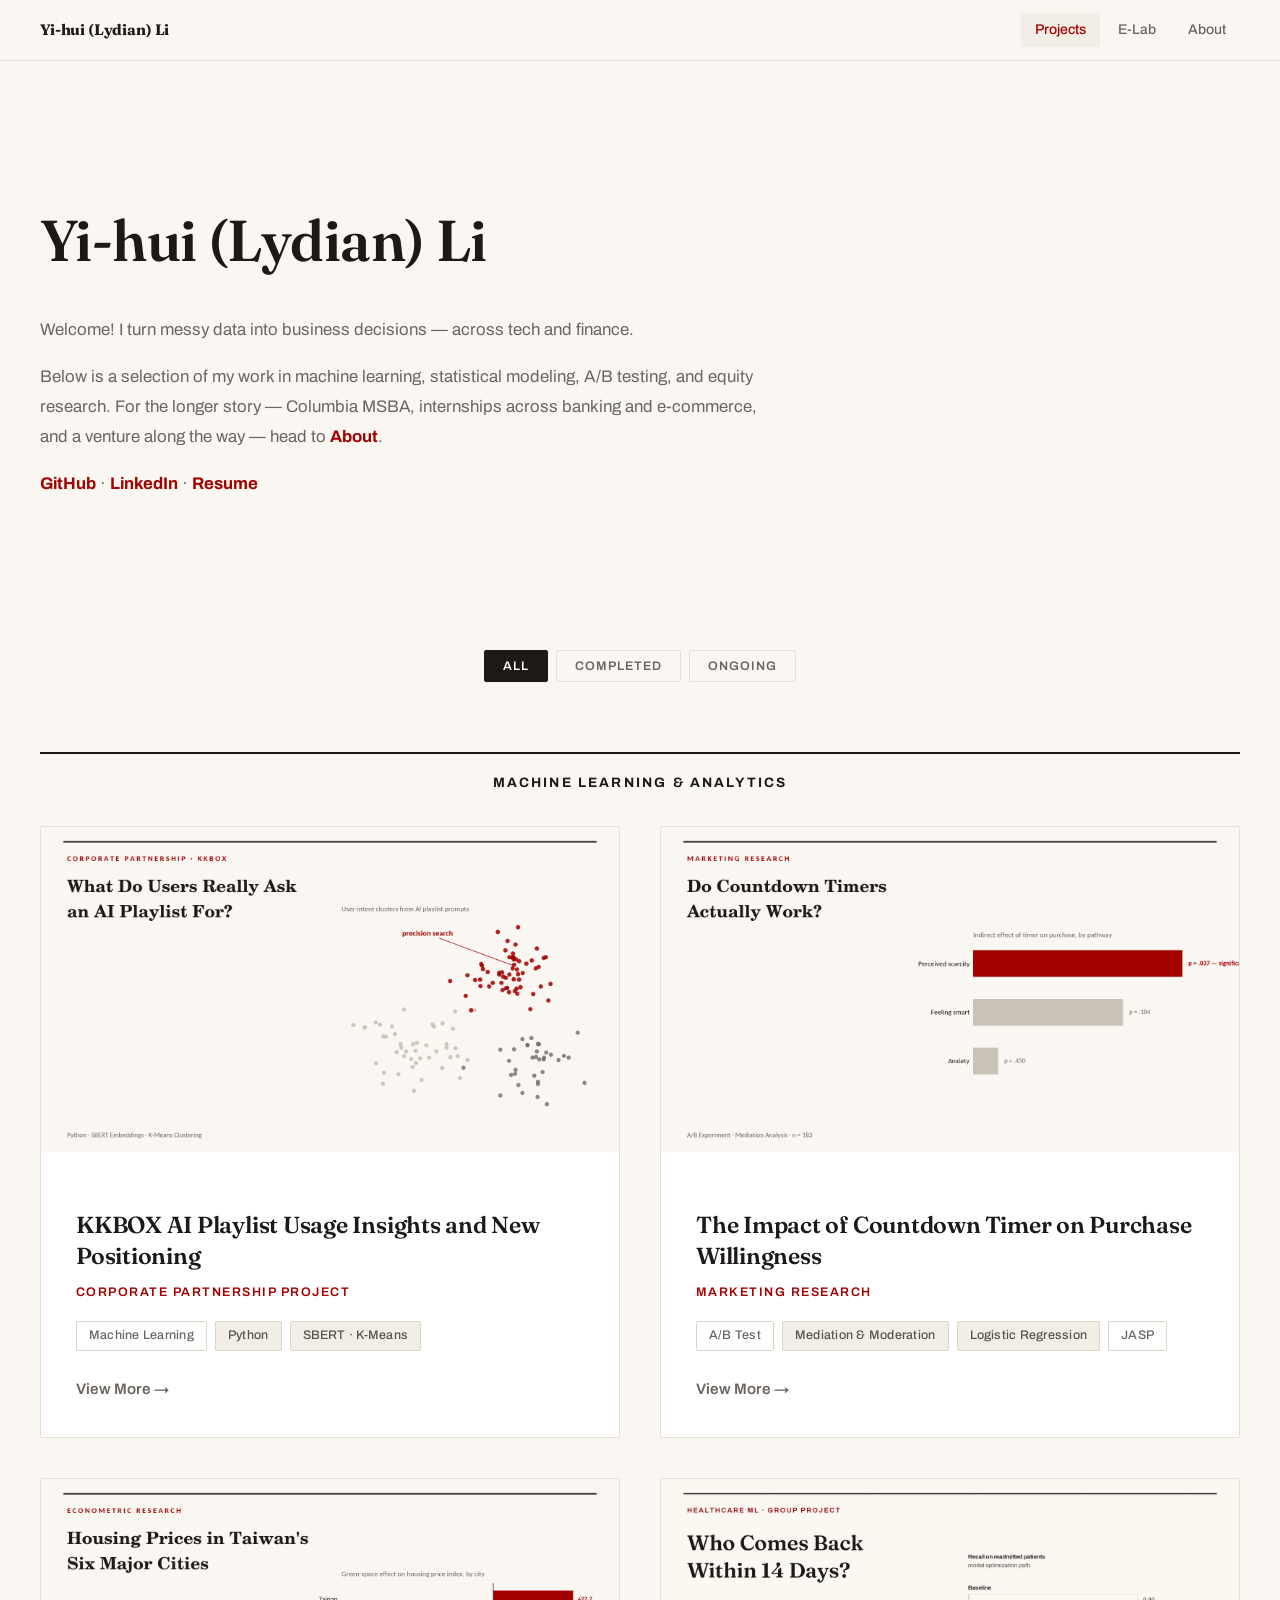
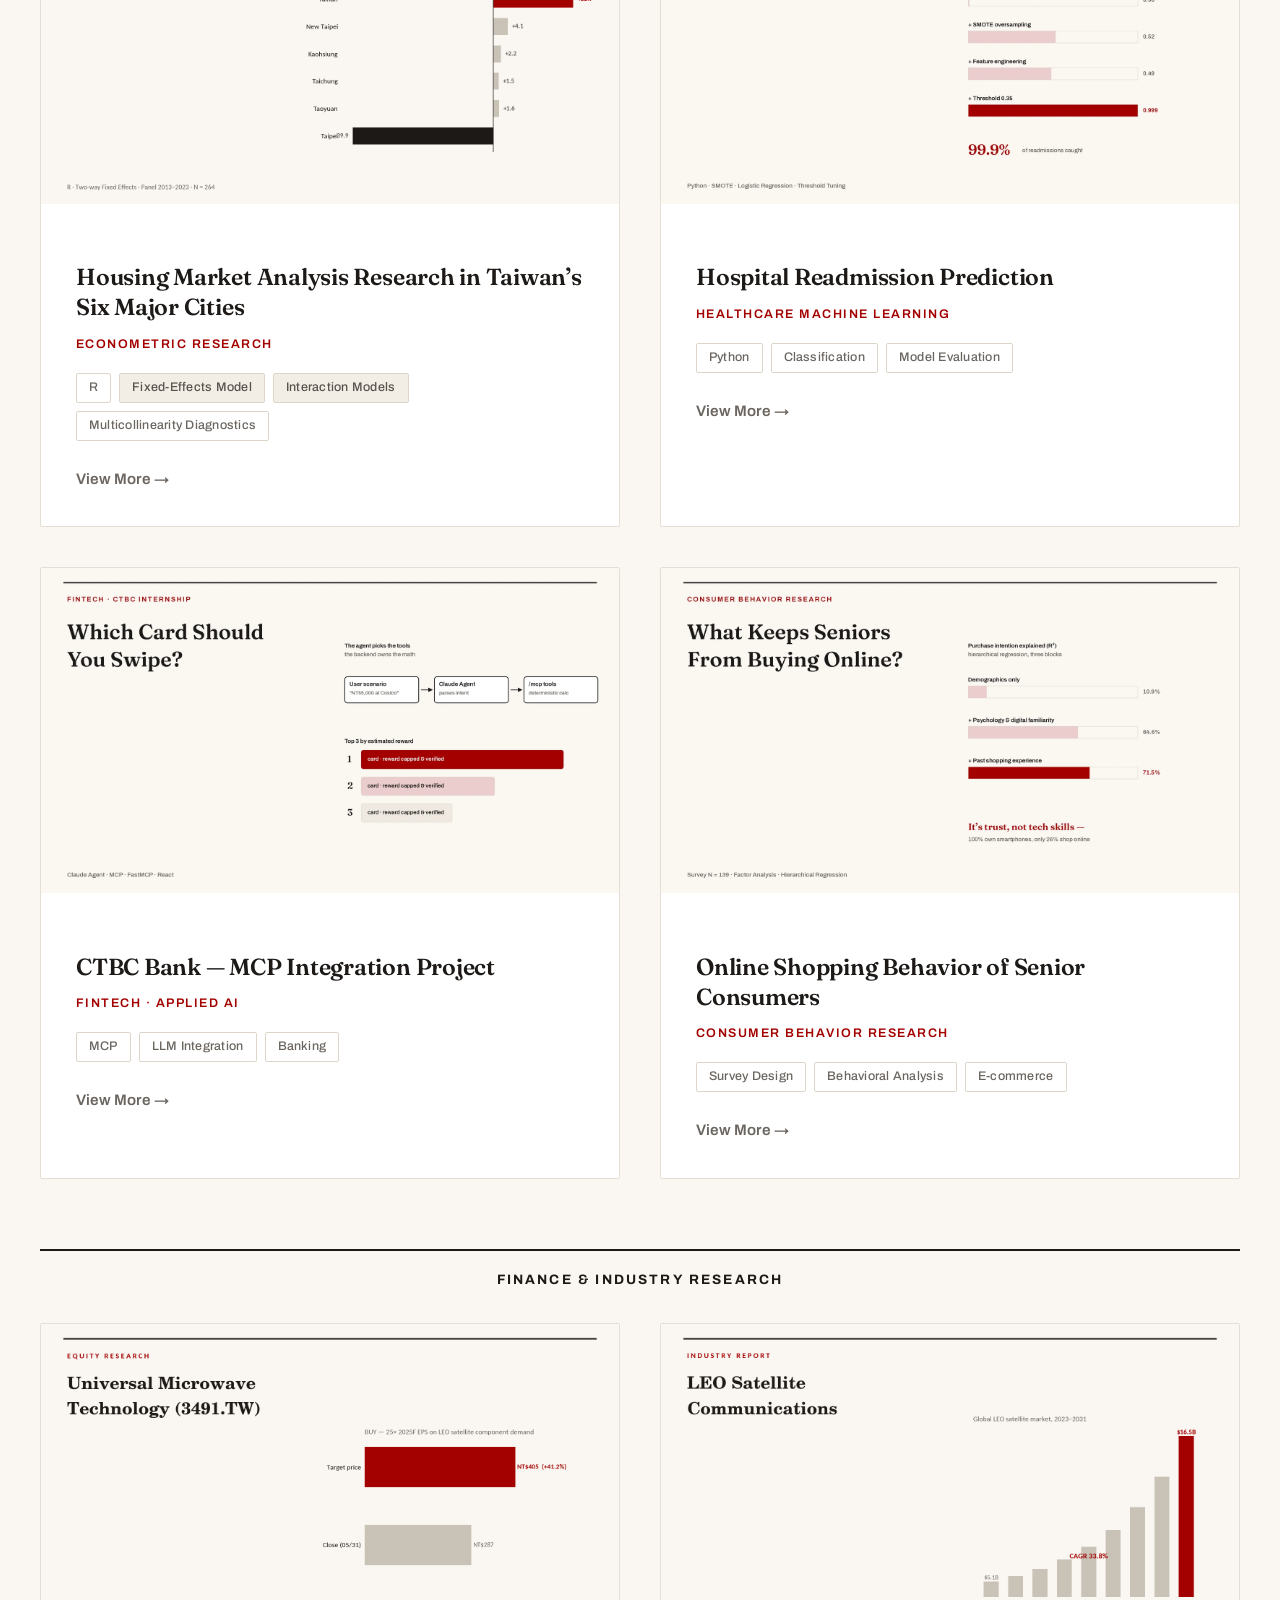
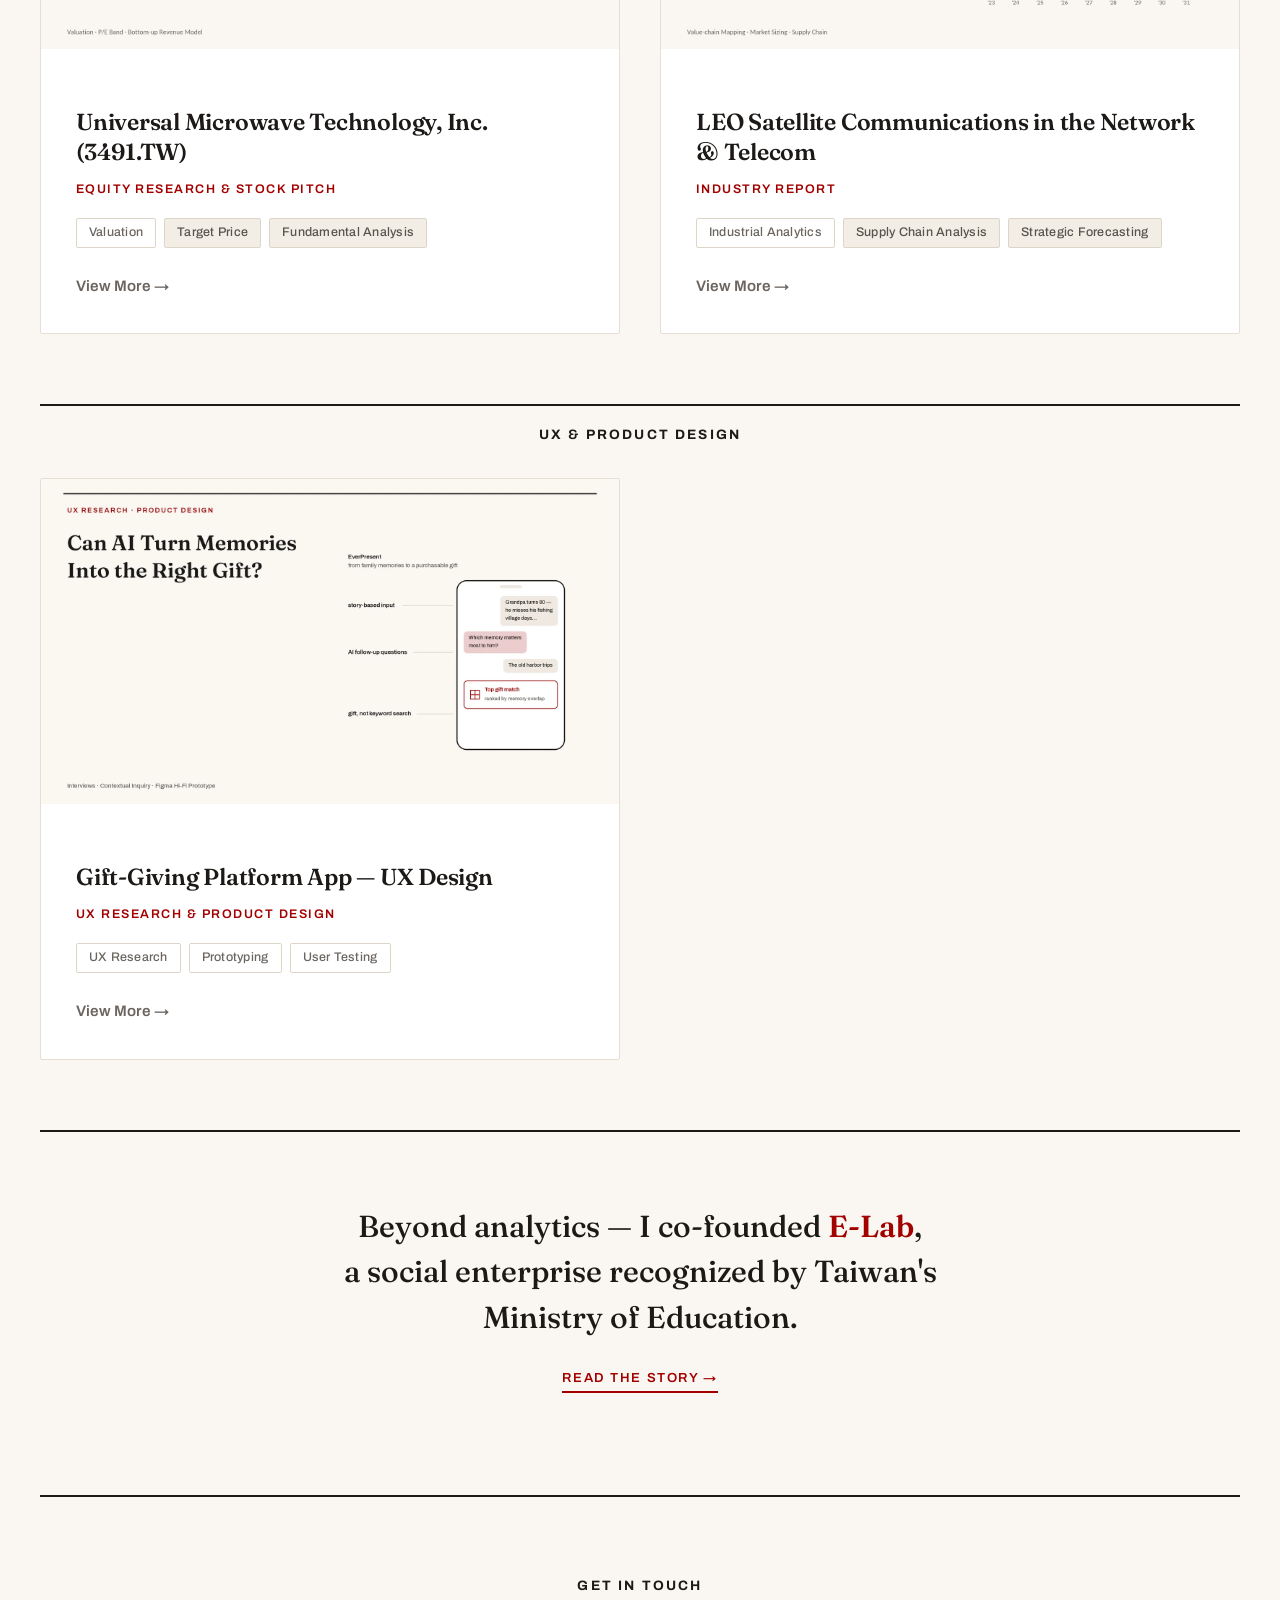
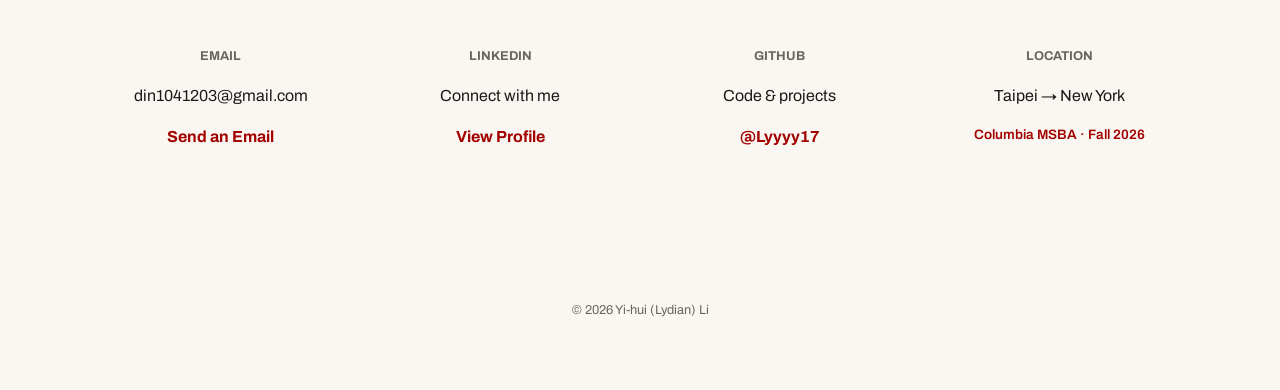
<file: index.html>
<!DOCTYPE html>
<html lang="en">
<head>
    <meta charset="UTF-8">
    <meta name="viewport" content="width=device-width, initial-scale=1.0">
    <title>Yi-hui (Lydian) Li | Data & Business Analytics Portfolio</title>
    <meta name="description" content="Portfolio of Yi-hui (Lydian) Li — incoming M.S. in Business Analytics at Columbia University. Machine learning, statistical modeling, and financial analysis projects across tech and finance.">
    <meta property="og:title" content="Yi-hui (Lydian) Li | Data & Business Analytics Portfolio">
    <meta property="og:description" content="Machine learning, statistical modeling, and financial analysis projects — incoming Columbia MSBA, ex-Bank SinoPac & Shopee.">
    <meta property="og:type" content="website">
    <link rel="stylesheet" href="css/main.css">
    <link href="https://fonts.googleapis.com/css2?family=Fraunces:opsz,wght@9..144,500;9..144,600&family=Archivo:wght@400;500;600;700&display=swap" rel="stylesheet">
</head>
<body class="has-global-nav">

    <nav class="global-nav">
        <div class="global-nav-inner">
            <a href="index.html" class="nav-brand">Yi-hui (Lydian) Li</a>
            <div class="nav-links">
                <a href="index.html" class="nav-link active">Projects</a>
                <a href="projects/Elab.html" class="nav-link">E-Lab</a>
                <a href="about.html" class="nav-link">About</a>
            </div>
        </div>
    </nav>

    <main class="container">
        <section class="hero-section">
            <h1>Yi-hui (Lydian) Li</h1>
            <div class="intro-card">
                <div class="card-content">
                    <p>
                        Welcome! I turn messy data into business decisions — across tech and finance.
                    </p>
                    <p>
                        Below is a selection of my work in machine learning, statistical modeling,
                        A/B testing, and equity research. For the longer story — Columbia MSBA,
                        internships across banking and e-commerce, and a venture along the way —
                        head to <a href="about.html" class="footer-link">About</a>.
                    </p>
                    <p>
                        <a href="https://github.com/Lyyyy17" target="_blank" rel="noopener" class="footer-link">GitHub</a> ·
                        <a href="https://www.linkedin.com/in/yi-hui-li-6169b6266/" target="_blank" rel="noopener" class="footer-link">LinkedIn</a> ·
                        <a href="pdf/Resume.pdf" target="_blank" class="footer-link">Resume</a>
                    </p>
                </div>
            </div>
        </section>

        <div class="filter-bar">
            <button class="filter-btn active" data-filter="all">All</button>
            <button class="filter-btn" data-filter="done">Completed</button>
            <button class="filter-btn" data-filter="ongoing">Ongoing</button>
        </div>

        <hr class="section-divider">
        <h2 class="category-title">Machine Learning & Analytics</h2>

        <section id="ml-projects" class="project-section">
            <div class="project-grid">

                <div class="card" data-status="done">
                    <div class="card-image">
                        <img src="images/covers/KKBOX.png" alt="KKBOX AI playlist analysis preview">
                    </div>
                    <div class="card-content">
                        <h3>KKBOX AI Playlist Usage Insights and New Positioning</h3>
                        <p class="project-meta">Corporate Partnership Project</p>
                        <div class="tag-container">
                            <span class="skill-tag">Machine Learning</span>
                            <span class="skill-tag tag-green">Python</span>
                            <span class="skill-tag tag-purple">SBERT · K-Means</span>
                        </div>
                        <a href="projects/KKBOX.html" class="view-more">View More →</a>
                    </div>
                </div>

                <div class="card" data-status="done">
                    <div class="card-image">
                        <img src="images/covers/CountdownTimer.png" alt="Countdown timer A/B testing research">
                    </div>
                    <div class="card-content">
                        <h3>The Impact of Countdown Timer on Purchase Willingness</h3>
                        <p class="project-meta">Marketing Research</p>
                        <div class="tag-container">
                            <span class="skill-tag">A/B Test</span>
                            <span class="skill-tag tag-green">Mediation & Moderation</span>
                            <span class="skill-tag tag-purple">Logistic Regression</span>
                            <span class="skill-tag">JASP</span>
                        </div>
                        <a href="projects/CountdownTimer.html" class="view-more">View More →</a>
                    </div>
                </div>

                <div class="card" data-status="done">
                    <div class="card-image">
                        <img src="images/covers/Housing.png" alt="Taiwan housing market analysis">
                    </div>
                    <div class="card-content">
                        <h3>Housing Market Analysis Research in Taiwan&rsquo;s Six Major Cities</h3>
                        <p class="project-meta">Econometric Research</p>
                        <div class="tag-container">
                            <span class="skill-tag">R</span>
                            <span class="skill-tag tag-green">Fixed-Effects Model</span>
                            <span class="skill-tag tag-purple">Interaction Models</span>
                            <span class="skill-tag">Multicollinearity Diagnostics</span>
                        </div>
                        <a href="projects/Housing.html" class="view-more">View More →</a>
                    </div>
                </div>

                <div class="card" data-status="done">
                    <div class="card-image">
                        <img src="images/covers/HospitalReadmission.webp" alt="Hospital readmission prediction model results">
                    </div>
                    <div class="card-content">
                        <h3>Hospital Readmission Prediction</h3>
                        <p class="project-meta">Healthcare Machine Learning</p>
                        <div class="tag-container">
                            <span class="skill-tag">Python</span>
                            <span class="skill-tag">Classification</span>
                            <span class="skill-tag">Model Evaluation</span>
                        </div>
                        <a href="projects/HospitalReadmission.html" class="view-more">View More →</a>
                    </div>
                </div>

                <div class="card" data-status="done">
                    <div class="card-image">
                        <img src="images/covers/CTBC_MCP.webp" alt="CTBC MCP payment advisor architecture">
                    </div>
                    <div class="card-content">
                        <h3>CTBC Bank — MCP Integration Project</h3>
                        <p class="project-meta">Fintech · Applied AI</p>
                        <div class="tag-container">
                            <span class="skill-tag">MCP</span>
                            <span class="skill-tag">LLM Integration</span>
                            <span class="skill-tag">Banking</span>
                        </div>
                        <a href="projects/CTBC_MCP.html" class="view-more">View More →</a>
                    </div>
                </div>

                <div class="card" data-status="done">
                    <div class="card-image">
                        <img src="images/covers/SeniorShopping.webp" alt="Senior consumers online shopping research">
                    </div>
                    <div class="card-content">
                        <h3>Online Shopping Behavior of Senior Consumers</h3>
                        <p class="project-meta">Consumer Behavior Research</p>
                        <div class="tag-container">
                            <span class="skill-tag">Survey Design</span>
                            <span class="skill-tag">Behavioral Analysis</span>
                            <span class="skill-tag">E-commerce</span>
                        </div>
                        <a href="projects/SeniorShopping.html" class="view-more">View More →</a>
                    </div>
                </div>

            </div>
        </section>

        <hr class="section-divider">
        <h2 class="category-title">Finance & Industry Research</h2>

        <section id="finance-projects" class="project-section">
            <div class="project-grid">

                <div class="card" data-status="done">
                    <div class="card-image">
                        <img src="images/covers/3491.png" alt="Universal Microwave Technology equity research">
                    </div>
                    <div class="card-content">
                        <h3>Universal Microwave Technology, Inc. (3491.TW)</h3>
                        <p class="project-meta">Equity Research & Stock Pitch</p>
                        <div class="tag-container">
                            <span class="skill-tag">Valuation</span>
                            <span class="skill-tag tag-green">Target Price</span>
                            <span class="skill-tag tag-purple">Fundamental Analysis</span>
                        </div>
                        <a href="projects/3491.html" class="view-more">View More →</a>
                    </div>
                </div>

                <div class="card" data-status="done">
                    <div class="card-image">
                        <img src="images/covers/LEO.png" alt="LEO satellite communications industry report">
                    </div>
                    <div class="card-content">
                        <h3>LEO Satellite Communications in the Network & Telecom</h3>
                        <p class="project-meta">Industry Report</p>
                        <div class="tag-container">
                            <span class="skill-tag">Industrial Analytics</span>
                            <span class="skill-tag tag-green">Supply Chain Analysis</span>
                            <span class="skill-tag tag-purple">Strategic Forecasting</span>
                        </div>
                        <a href="projects/LEO.html" class="view-more">View More →</a>
                    </div>
                </div>

            </div>
        </section>


        <hr class="section-divider">
        <h2 class="category-title">UX & Product Design</h2>

        <section id="ux-projects" class="project-section">
            <div class="project-grid">

                <div class="card" data-status="done">
                    <div class="card-image">
                        <img src="images/covers/GiftGiving.webp" alt="EverPresent gift-giving app screens">
                    </div>
                    <div class="card-content">
                        <h3>Gift-Giving Platform App — UX Design</h3>
                        <p class="project-meta">UX Research & Product Design</p>
                        <div class="tag-container">
                            <span class="skill-tag">UX Research</span>
                            <span class="skill-tag">Prototyping</span>
                            <span class="skill-tag">User Testing</span>
                        </div>
                        <a href="projects/GiftGiving.html" class="view-more">View More →</a>
                    </div>
                </div>

            </div>
        </section>

        <hr class="section-divider">
        <section id="venture" class="venture-strip">
            <p class="venture-quote">
                Beyond analytics — I co-founded <strong>E-Lab</strong>,<br>
                a social enterprise recognized by Taiwan's Ministry of Education.
            </p>
            <a class="venture-link" href="projects/Elab.html">Read the story →</a>
        </section>

        <hr class="section-divider">
    </main>

    <footer class="main-footer">
        <h2 class="category-title">Get In Touch</h2>
        <div class="footer-grid">
            <div class="footer-item">
                <h4>Email</h4>
                <p>din1041203@gmail.com</p>
                <a href="mailto:din1041203@gmail.com" class="footer-link">Send an Email</a>
            </div>
            <div class="footer-item">
                <h4>LinkedIn</h4>
                <p>Connect with me</p>
                <a href="https://www.linkedin.com/in/yi-hui-li-6169b6266/" target="_blank" rel="noopener" class="footer-link">View Profile</a>
            </div>
            <div class="footer-item">
                <h4>GitHub</h4>
                <p>Code & projects</p>
                <a href="https://github.com/Lyyyy17" target="_blank" rel="noopener" class="footer-link">@Lyyyy17</a>
            </div>
            <div class="footer-item">
                <h4>Location</h4>
                <p>Taipei → New York</p>
                <span class="location-tag">Columbia MSBA · Fall 2026</span>
            </div>
        </div>
    </footer>

    <footer class="minimal-footer">
        <p>© 2026 Yi-hui (Lydian) Li</p>
    </footer>

    <script src="js/script.js"></script>
    <script>
    document.querySelectorAll('.filter-btn').forEach(function (btn) {
        btn.addEventListener('click', function () {
            document.querySelectorAll('.filter-btn').forEach(function (b) { b.classList.remove('active'); });
            btn.classList.add('active');
            var f = btn.dataset.filter;
            document.querySelectorAll('.project-section .card').forEach(function (c) {
                c.classList.toggle('is-hidden', f !== 'all' && c.dataset.status !== f);
            });
            document.querySelectorAll('.project-section').forEach(function (sec) {
                var any = sec.querySelector('.card:not(.is-hidden)');
                var h2 = sec.previousElementSibling;
                var hr = h2 ? h2.previousElementSibling : null;
                sec.style.display = any ? '' : 'none';
                if (h2 && h2.classList.contains('category-title')) h2.style.display = any ? '' : 'none';
                if (hr && hr.classList.contains('section-divider')) hr.style.display = any ? '' : 'none';
            });
        });
    });
    </script>
</body>
</html>
</file>
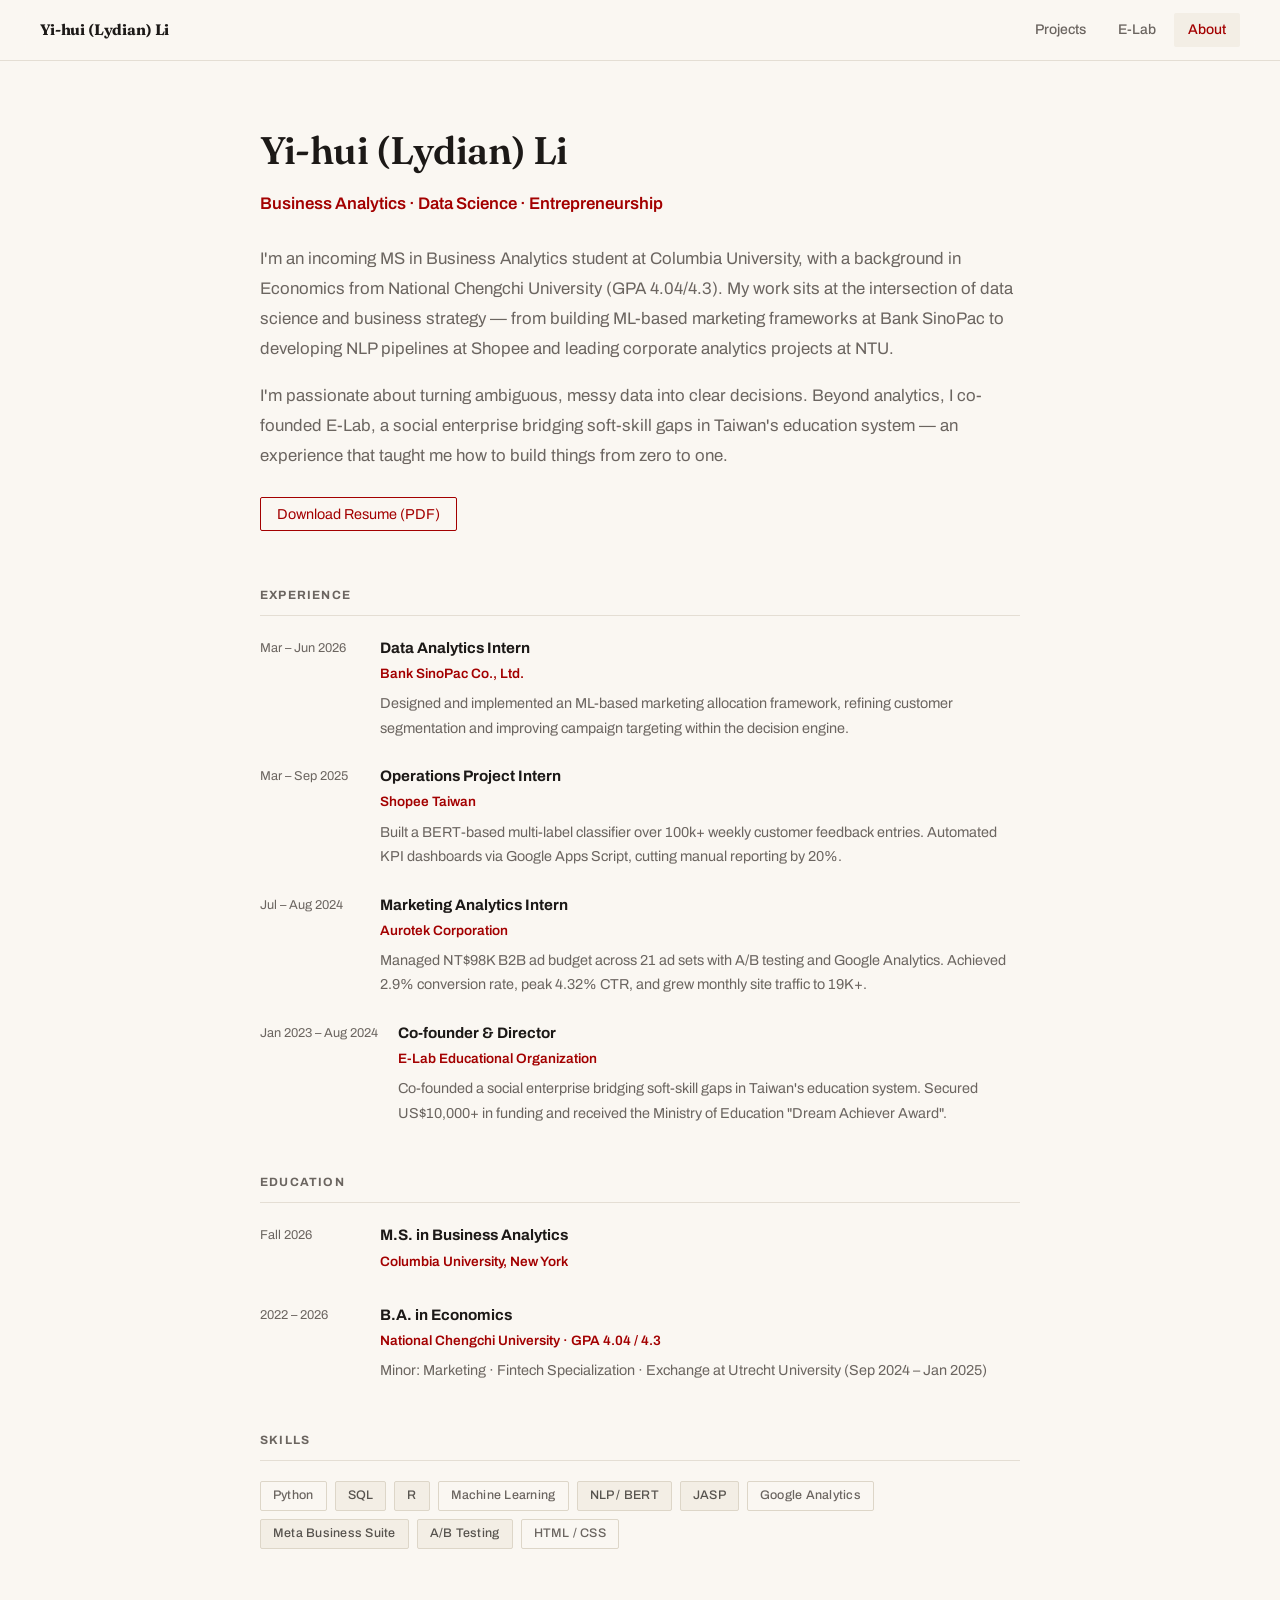
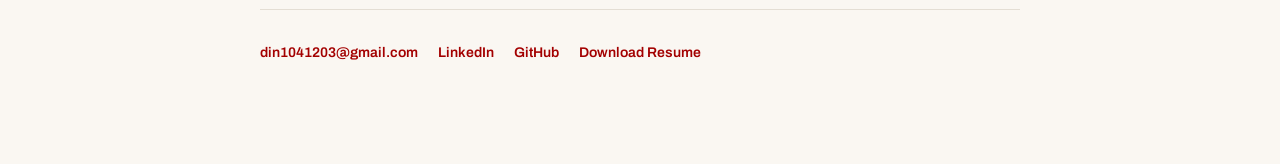
<file: about.html>
<!DOCTYPE html>
<html lang="en">
<head>
    <meta charset="UTF-8">
    <meta name="viewport" content="width=device-width, initial-scale=1.0">
    <title>About | Yi-hui (Lydian) Li</title>
    <link rel="stylesheet" href="css/main.css">
    <link href="https://fonts.googleapis.com/css2?family=Fraunces:opsz,wght@9..144,500;9..144,600&family=Archivo:wght@400;500;600;700&display=swap" rel="stylesheet">
    <style>
        .about-container {
            max-width: 760px;
            margin: 0 auto;
            padding: 60px 40px 100px;
        }
        .about-hero {
            margin-bottom: 56px;
        }
        .about-hero h1 {
            font-size: 2.4rem;
            font-weight: 600;
            margin: 0 0 8px;
            color: var(--text-main);
        }
        .about-hero .tagline {
            font-size: 1.05rem;
            color: var(--accent-blue);
            font-weight: 600;
            margin: 0 0 24px;
        }
        .about-hero p {
            font-size: 1.05rem;
            color: var(--text-dim);
            line-height: 1.8;
            margin: 0;
        }
        .about-section {
            margin-bottom: 48px;
        }
        .about-section h2 {
            font-size: 0.75rem;
            font-weight: 700;
            text-transform: uppercase;
            letter-spacing: 0.1em;
            color: var(--text-dim);
            margin: 0 0 20px;
            padding-bottom: 10px;
            border-bottom: 1px solid var(--border-color);
        }
        .exp-item {
            display: flex;
            gap: 20px;
            margin-bottom: 24px;
        }
        .exp-date {
            font-size: 0.8rem;
            color: var(--text-dim);
            min-width: 100px;
            padding-top: 2px;
            flex-shrink: 0;
        }
        .exp-body h3 {
            font-size: 0.95rem;
            font-weight: 700;
            color: var(--text-main);
            margin: 0 0 2px;
        }
        .exp-body .exp-org {
            font-size: 0.85rem;
            color: var(--accent-blue);
            font-weight: 600;
            margin: 0 0 6px;
        }
        .exp-body p {
            font-size: 0.9rem;
            color: var(--text-dim);
            line-height: 1.7;
            margin: 0;
        }
        .skills-grid {
            display: flex;
            flex-wrap: wrap;
            gap: 8px;
        }
        .about-footer {
            margin-top: 60px;
            padding-top: 32px;
            border-top: 1px solid var(--border-color);
            display: flex;
            gap: 20px;
            flex-wrap: wrap;
        }
        .contact-link {
            font-size: 0.875rem;
            font-weight: 600;
            color: var(--accent-blue);
            text-decoration: none;
        }
        .contact-link:hover { text-decoration: underline; }
        @media (max-width: 768px) {
            .about-container { padding: 40px 20px 80px; }
            .exp-item { flex-direction: column; gap: 4px; }
            .exp-date { min-width: unset; }
        }
    </style>
</head>
<body class="has-global-nav">

    <nav class="global-nav">
        <div class="global-nav-inner">
            <a href="index.html" class="nav-brand">Yi-hui (Lydian) Li</a>
            <div class="nav-links">
                <a href="index.html" class="nav-link">Projects</a>
                <a href="projects/Elab.html" class="nav-link">E-Lab</a>
                <a href="about.html" class="nav-link active">About</a>
            </div>
        </div>
    </nav>

    <main class="about-container">

        <div class="about-hero">
            <h1>Yi-hui (Lydian) Li</h1>
            <p class="tagline">Business Analytics · Data Science · Entrepreneurship</p>
            <p>
                I'm an incoming MS in Business Analytics student at Columbia University, with a background in Economics
                from National Chengchi University (GPA 4.04/4.3). My work sits at the intersection of data science
                and business strategy — from building ML-based marketing frameworks at Bank SinoPac to developing
                NLP pipelines at Shopee and leading corporate analytics projects at NTU.
            </p>
            <p style="margin-top: 16px;">
                I'm passionate about turning ambiguous, messy data into clear decisions. Beyond analytics, I co-founded
                E-Lab, a social enterprise bridging soft-skill gaps in Taiwan's education system — an experience that
                taught me how to build things from zero to one.
            </p>
            <p style="margin-top: 28px;">
                <a href="pdf/Resume.pdf" target="_blank" class="view-btn" style="border-color: var(--accent); color: var(--accent);">Download Resume (PDF)</a>
            </p>
        </div>

        <div class="about-section">
            <h2>Experience</h2>

            <div class="exp-item">
                <div class="exp-date">Mar – Jun 2026</div>
                <div class="exp-body">
                    <h3>Data Analytics Intern</h3>
                    <p class="exp-org">Bank SinoPac Co., Ltd.</p>
                    <p>Designed and implemented an ML-based marketing allocation framework, refining customer segmentation and improving campaign targeting within the decision engine.</p>
                </div>
            </div>

            <div class="exp-item">
                <div class="exp-date">Mar – Sep 2025</div>
                <div class="exp-body">
                    <h3>Operations Project Intern</h3>
                    <p class="exp-org">Shopee Taiwan</p>
                    <p>Built a BERT-based multi-label classifier over 100k+ weekly customer feedback entries. Automated KPI dashboards via Google Apps Script, cutting manual reporting by 20%.</p>
                </div>
            </div>

            <div class="exp-item">
                <div class="exp-date">Jul – Aug 2024</div>
                <div class="exp-body">
                    <h3>Marketing Analytics Intern</h3>
                    <p class="exp-org">Aurotek Corporation</p>
                    <p>Managed NT$98K B2B ad budget across 21 ad sets with A/B testing and Google Analytics. Achieved 2.9% conversion rate, peak 4.32% CTR, and grew monthly site traffic to 19K+.</p>
                </div>
            </div>

            <div class="exp-item">
                <div class="exp-date">Jan 2023 – Aug 2024</div>
                <div class="exp-body">
                    <h3>Co-founder & Director</h3>
                    <p class="exp-org">E-Lab Educational Organization</p>
                    <p>Co-founded a social enterprise bridging soft-skill gaps in Taiwan's education system. Secured US$10,000+ in funding and received the Ministry of Education "Dream Achiever Award".</p>
                </div>
            </div>
        </div>

        <div class="about-section">
            <h2>Education</h2>

            <div class="exp-item">
                <div class="exp-date">Fall 2026</div>
                <div class="exp-body">
                    <h3>M.S. in Business Analytics</h3>
                    <p class="exp-org">Columbia University, New York</p>
                </div>
            </div>

            <div class="exp-item">
                <div class="exp-date">2022 – 2026</div>
                <div class="exp-body">
                    <h3>B.A. in Economics</h3>
                    <p class="exp-org">National Chengchi University · GPA 4.04 / 4.3</p>
                    <p>Minor: Marketing · Fintech Specialization · Exchange at Utrecht University (Sep 2024 – Jan 2025)</p>
                </div>
            </div>
        </div>

        <div class="about-section">
            <h2>Skills</h2>
            <div class="skills-grid">
                <span class="skill-tag">Python</span>
                <span class="skill-tag tag-green">SQL</span>
                <span class="skill-tag tag-purple">R</span>
                <span class="skill-tag">Machine Learning</span>
                <span class="skill-tag tag-green">NLP / BERT</span>
                <span class="skill-tag tag-purple">JASP</span>
                <span class="skill-tag">Google Analytics</span>
                <span class="skill-tag tag-green">Meta Business Suite</span>
                <span class="skill-tag tag-purple">A/B Testing</span>
                <span class="skill-tag">HTML / CSS</span>
            </div>
        </div>

        <div class="about-footer">
            <a href="mailto:din1041203@gmail.com" class="contact-link">din1041203@gmail.com</a>
            <a href="https://www.linkedin.com/in/yi-hui-li-6169b6266/" target="_blank" class="contact-link">LinkedIn</a>
            <a href="https://github.com/Lyyyy17" target="_blank" class="contact-link">GitHub</a>
            <a href="pdf/Resume.pdf" target="_blank" class="contact-link">Download Resume</a>
        </div>

    </main>

</body>
</html>
</file>
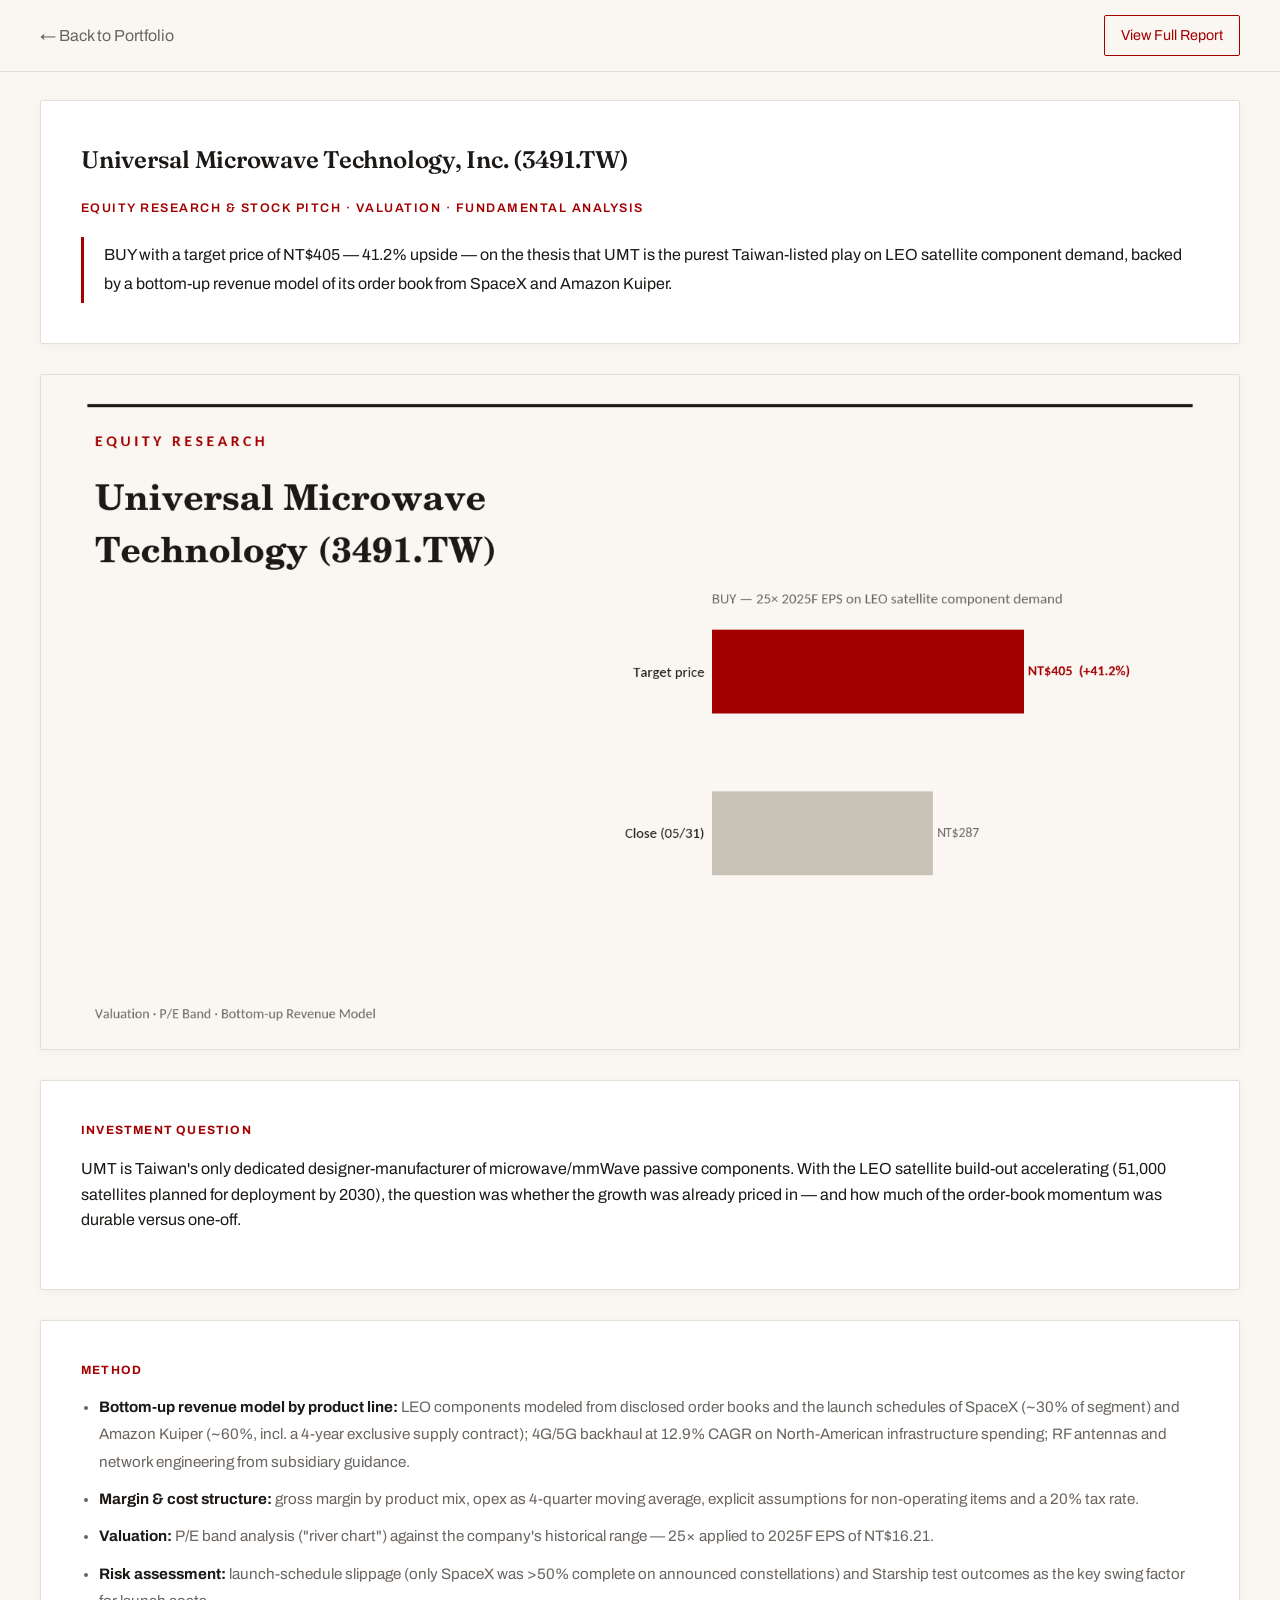
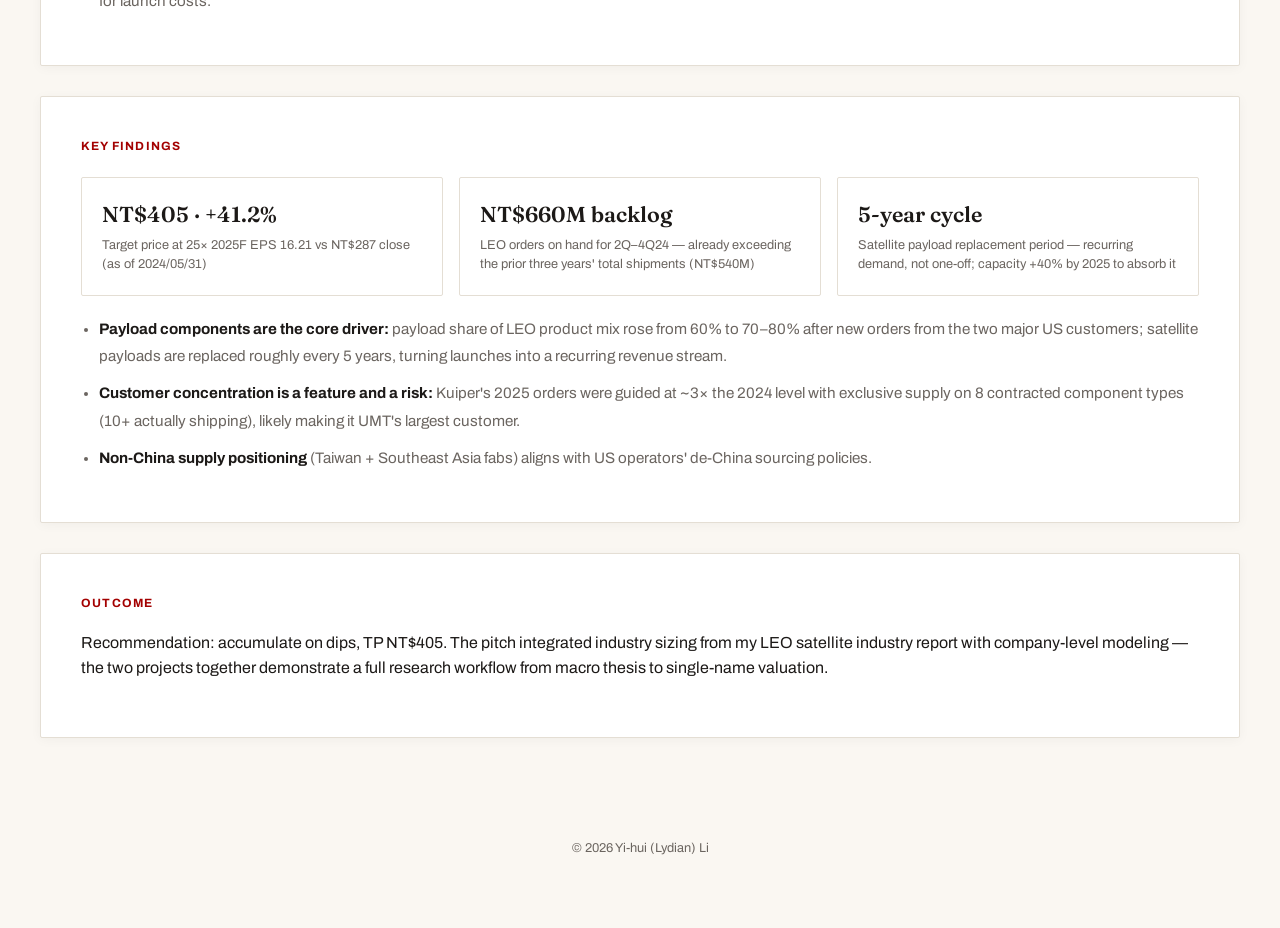
<file: projects/3491.html>
<!DOCTYPE html>
<html lang="en">
<head>
    <meta charset="UTF-8">
    <meta name="viewport" content="width=device-width, initial-scale=1.0">
    <title>Universal Microwave (3491.TW) Equity Research | Yi-hui Li</title>
    <link rel="stylesheet" href="../css/main.css">
    <link href="https://fonts.googleapis.com/css2?family=Fraunces:opsz,wght@9..144,500;9..144,600&family=Archivo:wght@400;500;600;700&display=swap" rel="stylesheet">
</head>
<body class="dark-mode">

    <nav class="nav-header">
        <div class="nav-content">
            <a href="../index.html" class="back-link">← Back to Portfolio</a>
            <a href="../pdf/3491.pdf" target="_blank" class="view-btn">View Full Report</a>
        </div>
    </nav>

    <main class="container project-detail-container">

        <section class="project-card">
            <h2>Universal Microwave Technology, Inc. (3491.TW)</h2>
            <p class="project-meta">Equity Research & Stock Pitch · Valuation · Fundamental Analysis</p>
            <p class="case-tldr">
                BUY with a target price of NT$405 — 41.2% upside — on the thesis that UMT is the
                purest Taiwan-listed play on LEO satellite component demand, backed by a bottom-up
                revenue model of its order book from SpaceX and Amazon Kuiper.
            </p>
        </section>

        <section class="project-card" style="padding: 0; overflow: hidden;">
            <img src="../images/covers/3491.png" alt="3491 target price vs close overview" style="width: 100%; display: block;">
        </section>

        <section class="project-card">
            <p class="case-label">Investment Question</p>
            <p>
                UMT is Taiwan's only dedicated designer-manufacturer of microwave/mmWave passive
                components. With the LEO satellite build-out accelerating (51,000 satellites planned
                for deployment by 2030), the question was whether the growth was already priced in —
                and how much of the order-book momentum was durable versus one-off.
            </p>
        </section>

        <section class="project-card">
            <p class="case-label">Method</p>
            <ul class="case-list">
                <li><strong>Bottom-up revenue model by product line:</strong> LEO components modeled from disclosed order books and the launch schedules of SpaceX (~30% of segment) and Amazon Kuiper (~60%, incl. a 4-year exclusive supply contract); 4G/5G backhaul at 12.9% CAGR on North-American infrastructure spending; RF antennas and network engineering from subsidiary guidance.</li>
                <li><strong>Margin & cost structure:</strong> gross margin by product mix, opex as 4-quarter moving average, explicit assumptions for non-operating items and a 20% tax rate.</li>
                <li><strong>Valuation:</strong> P/E band analysis ("river chart") against the company's historical range — 25× applied to 2025F EPS of NT$16.21.</li>
                <li><strong>Risk assessment:</strong> launch-schedule slippage (only SpaceX was &gt;50% complete on announced constellations) and Starship test outcomes as the key swing factor for launch costs.</li>
            </ul>
        </section>

        <section class="project-card">
            <p class="case-label">Key Findings</p>
            <div class="case-figures">
                <div class="case-figure">
                    <p class="fig-value">NT$405 · +41.2%</p>
                    <p class="fig-label">Target price at 25× 2025F EPS 16.21 vs NT$287 close (as of 2024/05/31)</p>
                </div>
                <div class="case-figure">
                    <p class="fig-value">NT$660M backlog</p>
                    <p class="fig-label">LEO orders on hand for 2Q–4Q24 — already exceeding the prior three years' total shipments (NT$540M)</p>
                </div>
                <div class="case-figure">
                    <p class="fig-value">5-year cycle</p>
                    <p class="fig-label">Satellite payload replacement period — recurring demand, not one-off; capacity +40% by 2025 to absorb it</p>
                </div>
            </div>
            <ul class="case-list" style="margin-top: 20px;">
                <li><strong>Payload components are the core driver:</strong> payload share of LEO product mix rose from 60% to 70–80% after new orders from the two major US customers; satellite payloads are replaced roughly every 5 years, turning launches into a recurring revenue stream.</li>
                <li><strong>Customer concentration is a feature and a risk:</strong> Kuiper's 2025 orders were guided at ~3× the 2024 level with exclusive supply on 8 contracted component types (10+ actually shipping), likely making it UMT's largest customer.</li>
                <li><strong>Non-China supply positioning</strong> (Taiwan + Southeast Asia fabs) aligns with US operators' de-China sourcing policies.</li>
            </ul>
        </section>

        <section class="project-card">
            <p class="case-label">Outcome</p>
            <p>
                Recommendation: accumulate on dips, TP NT$405. The pitch integrated industry sizing
                from my LEO satellite industry report with company-level modeling — the two projects
                together demonstrate a full research workflow from macro thesis to single-name valuation.
            </p>
        </section>

    </main>

    <footer class="minimal-footer">
        <p>© 2026 Yi-hui (Lydian) Li</p>
    </footer>

</body>
</html>
</file>
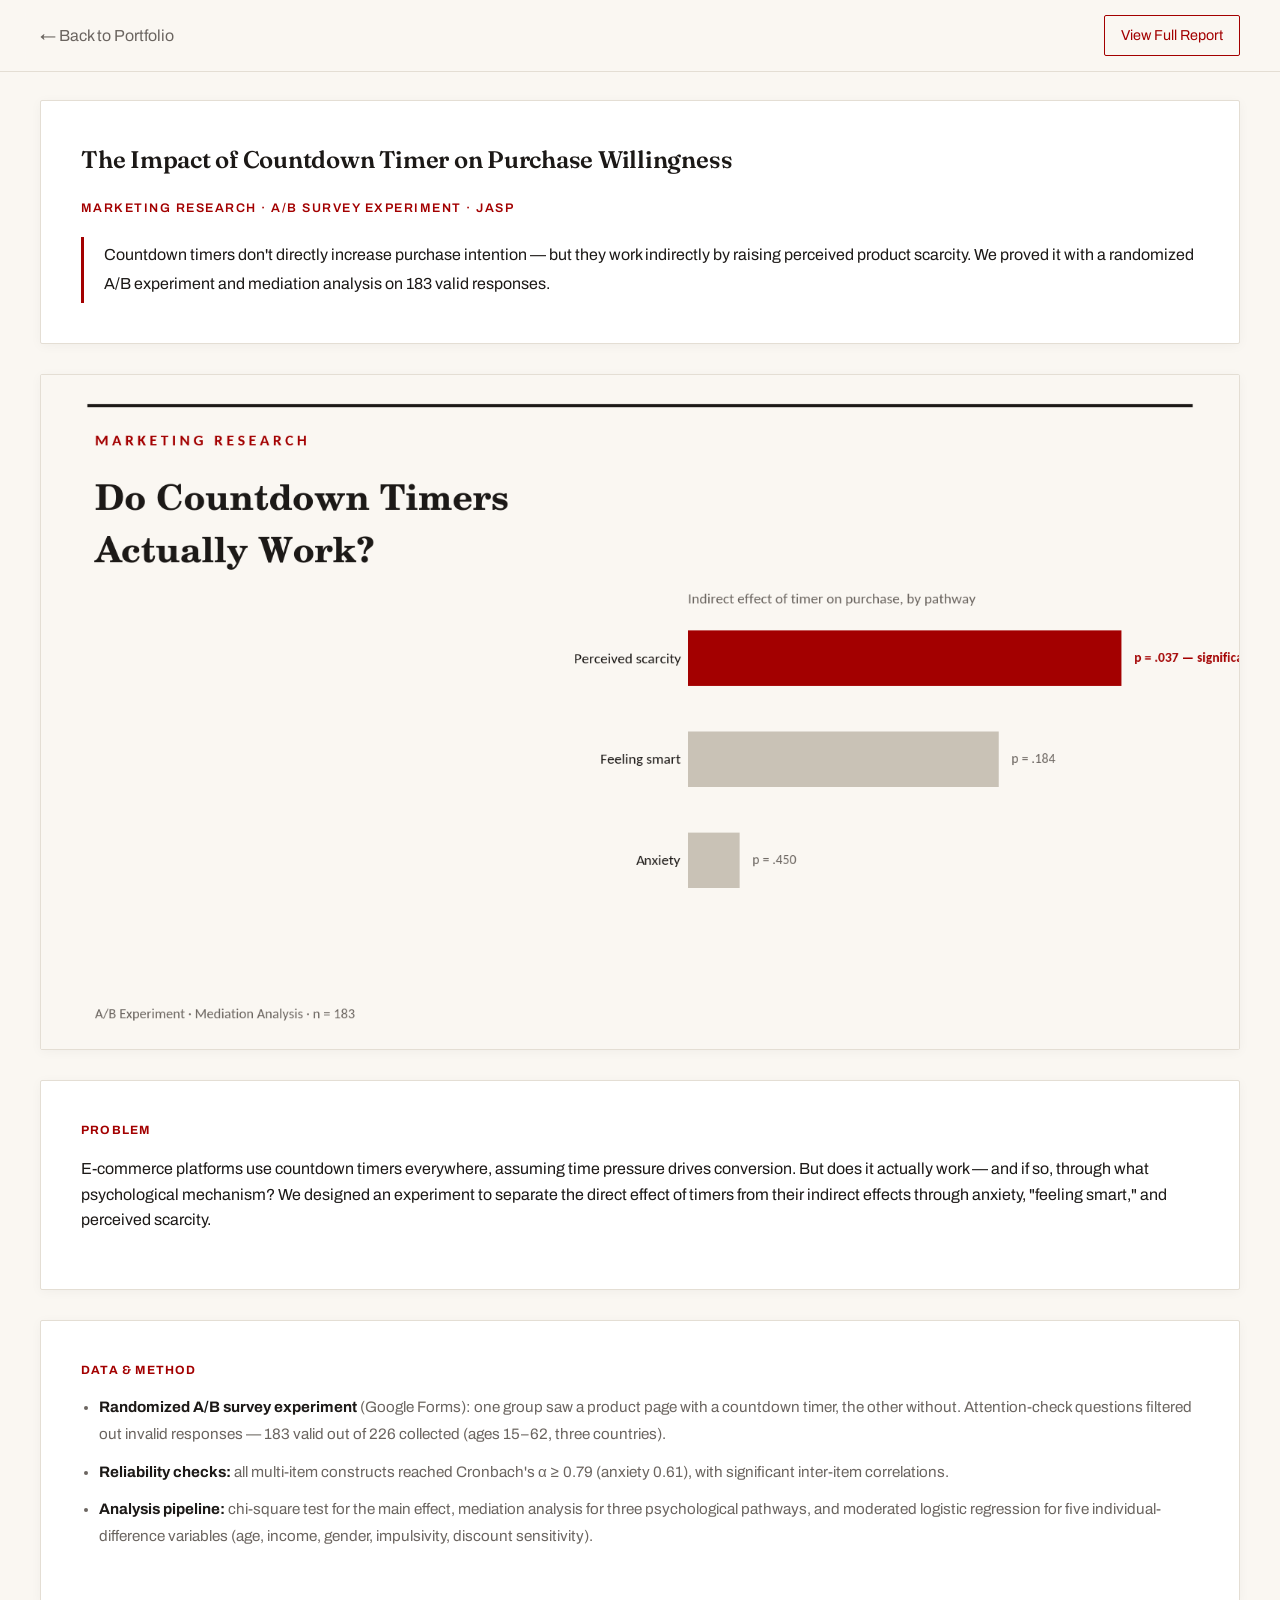
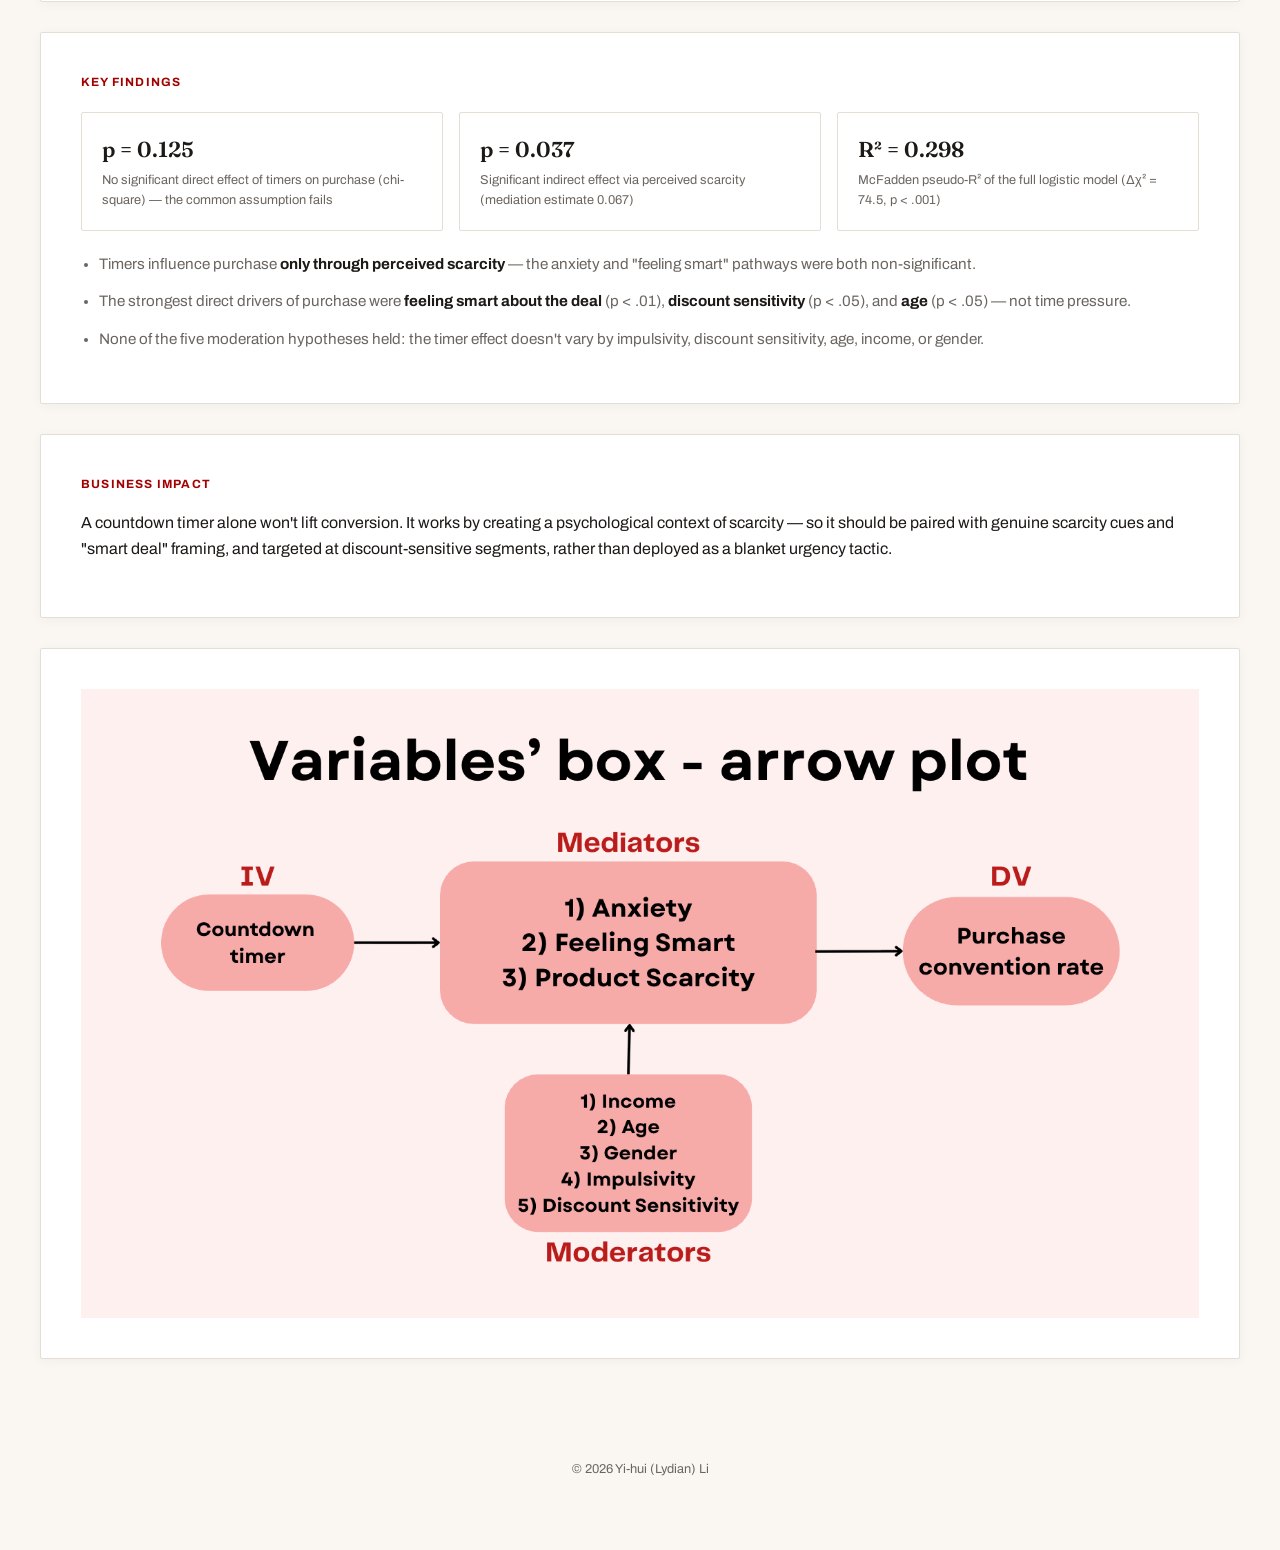
<file: projects/CountdownTimer.html>
<!DOCTYPE html>
<html lang="en">
<head>
    <meta charset="UTF-8">
    <meta name="viewport" content="width=device-width, initial-scale=1.0">
    <title>Countdown Timer & Purchase Willingness | Yi-hui Li</title>
    <link rel="stylesheet" href="../css/main.css">
    <link href="https://fonts.googleapis.com/css2?family=Fraunces:opsz,wght@9..144,500;9..144,600&family=Archivo:wght@400;500;600;700&display=swap" rel="stylesheet">
</head>
<body class="dark-mode">

    <nav class="nav-header">
        <div class="nav-content">
            <a href="../index.html" class="back-link">← Back to Portfolio</a>
            <a href="../pdf/countdown.pdf" target="_blank" class="view-btn">View Full Report</a>
        </div>
    </nav>

    <main class="container project-detail-container">

        <section class="project-card">
            <h2>The Impact of Countdown Timer on Purchase Willingness</h2>
            <p class="project-meta">Marketing Research · A/B Survey Experiment · JASP</p>
            <p class="case-tldr">
                Countdown timers don't directly increase purchase intention — but they work
                indirectly by raising perceived product scarcity. We proved it with a randomized
                A/B experiment and mediation analysis on 183 valid responses.
            </p>
        </section>

        <section class="project-card" style="padding: 0; overflow: hidden;">
            <img src="../images/covers/CountdownTimer.png" alt="Countdown timer mediation results overview" style="width: 100%; display: block;">
        </section>

        <section class="project-card">
            <p class="case-label">Problem</p>
            <p>
                E-commerce platforms use countdown timers everywhere, assuming time pressure
                drives conversion. But does it actually work — and if so, through what
                psychological mechanism? We designed an experiment to separate the direct
                effect of timers from their indirect effects through anxiety, "feeling smart,"
                and perceived scarcity.
            </p>
        </section>

        <section class="project-card">
            <p class="case-label">Data & Method</p>
            <ul class="case-list">
                <li><strong>Randomized A/B survey experiment</strong> (Google Forms): one group saw a product page with a countdown timer, the other without. Attention-check questions filtered out invalid responses — 183 valid out of 226 collected (ages 15–62, three countries).</li>
                <li><strong>Reliability checks:</strong> all multi-item constructs reached Cronbach's α ≥ 0.79 (anxiety 0.61), with significant inter-item correlations.</li>
                <li><strong>Analysis pipeline:</strong> chi-square test for the main effect, mediation analysis for three psychological pathways, and moderated logistic regression for five individual-difference variables (age, income, gender, impulsivity, discount sensitivity).</li>
            </ul>
        </section>

        <section class="project-card">
            <p class="case-label">Key Findings</p>
            <div class="case-figures">
                <div class="case-figure">
                    <p class="fig-value">p = 0.125</p>
                    <p class="fig-label">No significant direct effect of timers on purchase (chi-square) — the common assumption fails</p>
                </div>
                <div class="case-figure">
                    <p class="fig-value">p = 0.037</p>
                    <p class="fig-label">Significant indirect effect via perceived scarcity (mediation estimate 0.067)</p>
                </div>
                <div class="case-figure">
                    <p class="fig-value">R² = 0.298</p>
                    <p class="fig-label">McFadden pseudo-R² of the full logistic model (Δχ² = 74.5, p &lt; .001)</p>
                </div>
            </div>
            <ul class="case-list" style="margin-top: 20px;">
                <li>Timers influence purchase <strong>only through perceived scarcity</strong> — the anxiety and "feeling smart" pathways were both non-significant.</li>
                <li>The strongest direct drivers of purchase were <strong>feeling smart about the deal</strong> (p &lt; .01), <strong>discount sensitivity</strong> (p &lt; .05), and <strong>age</strong> (p &lt; .05) — not time pressure.</li>
                <li>None of the five moderation hypotheses held: the timer effect doesn't vary by impulsivity, discount sensitivity, age, income, or gender.</li>
            </ul>
        </section>

        <section class="project-card">
            <p class="case-label">Business Impact</p>
            <p>
                A countdown timer alone won't lift conversion. It works by creating a
                psychological context of scarcity — so it should be paired with genuine
                scarcity cues and "smart deal" framing, and targeted at discount-sensitive
                segments, rather than deployed as a blanket urgency tactic.
            </p>
        </section>

        <section class="project-card">
            <div class="card-image">
                <img src="../images/Countdown_1.png" alt="Countdown timer experiment design and results">
            </div>
        </section>

    </main>

    <footer class="minimal-footer">
        <p>© 2026 Yi-hui (Lydian) Li</p>
    </footer>

</body>
</html>
</file>
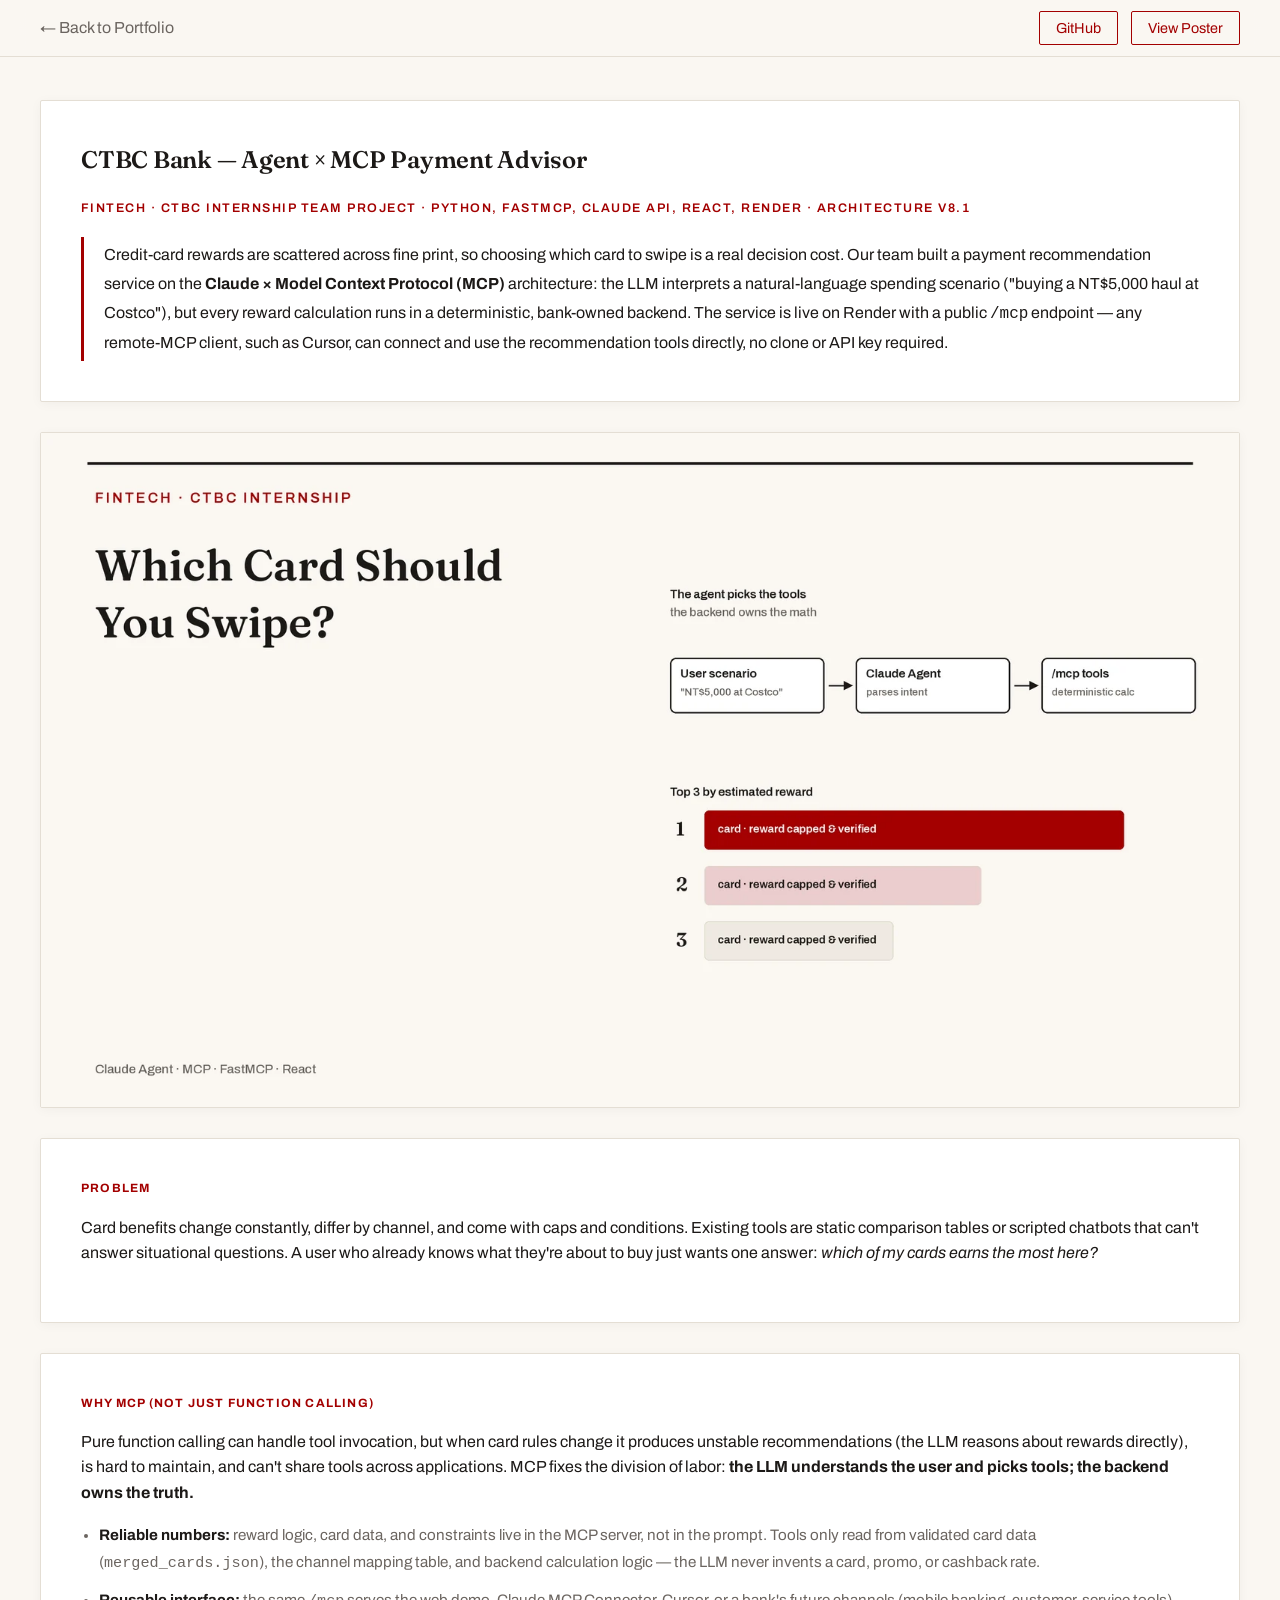
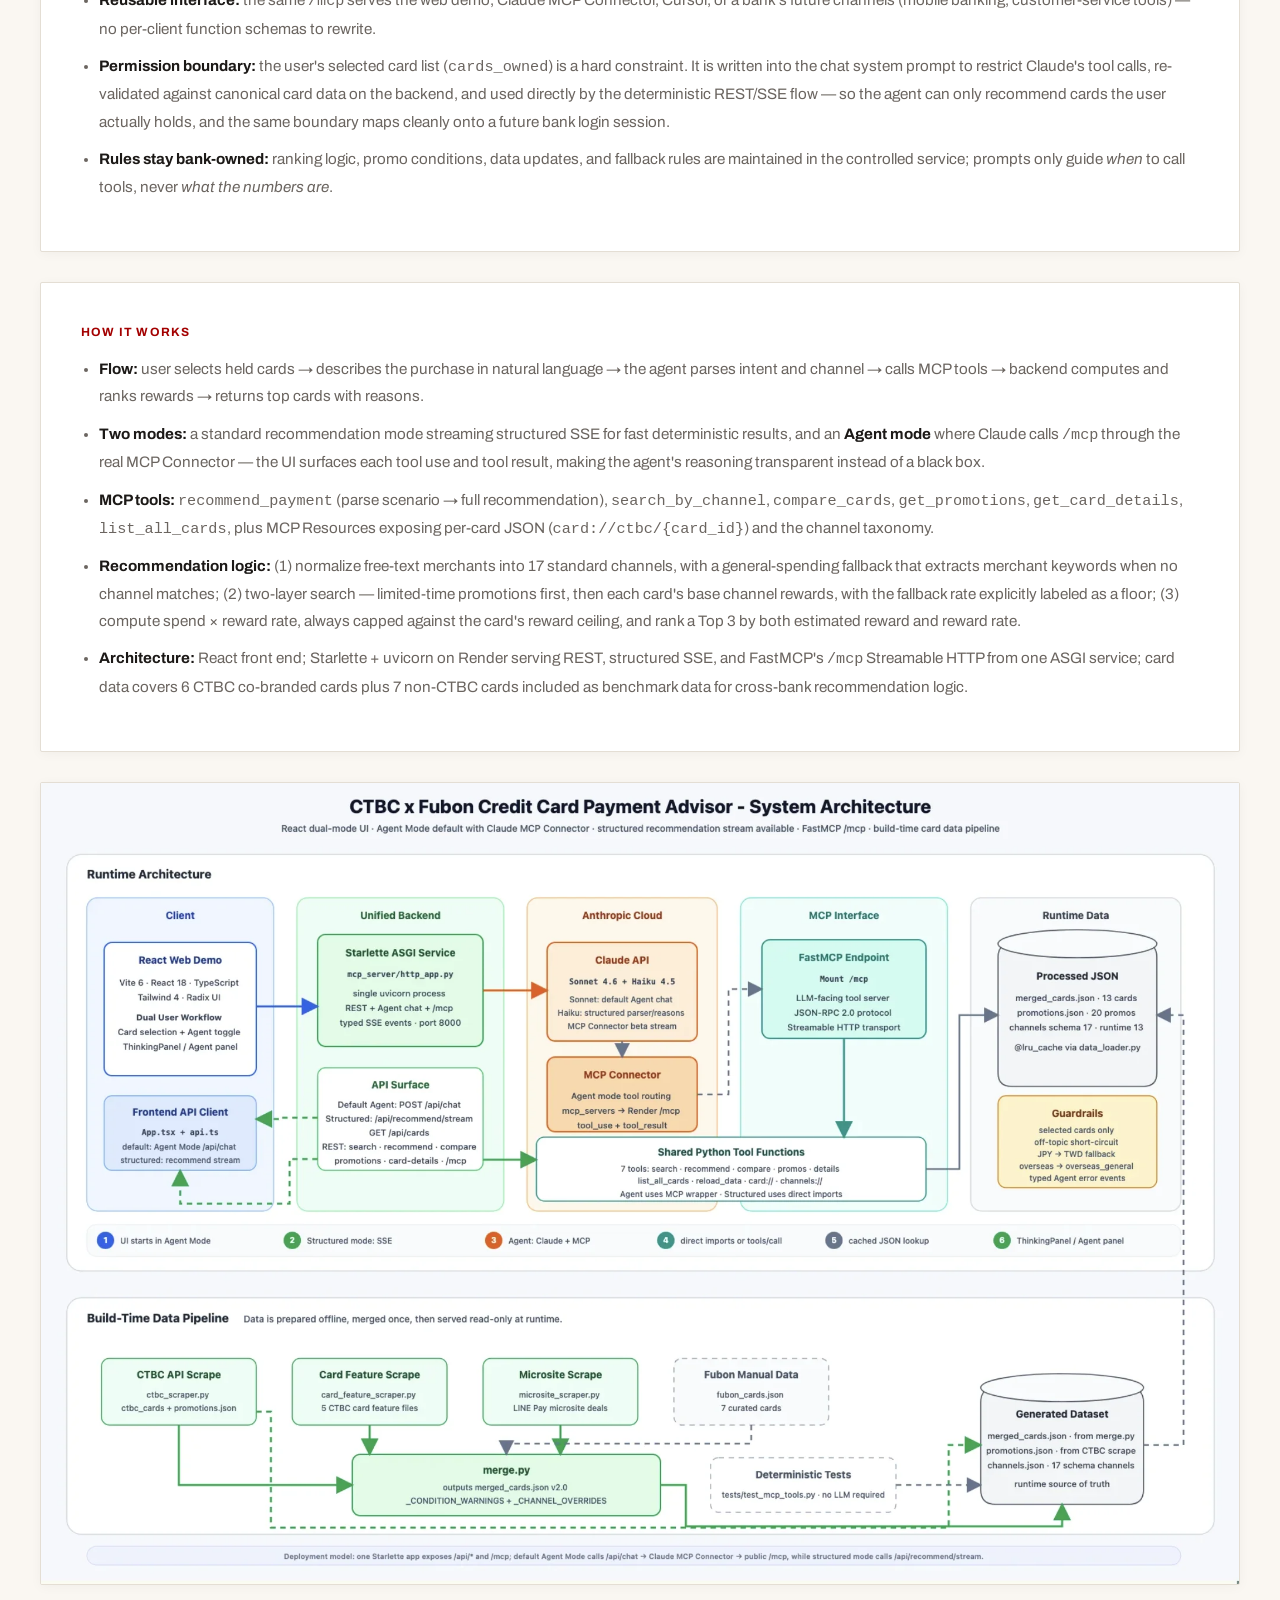
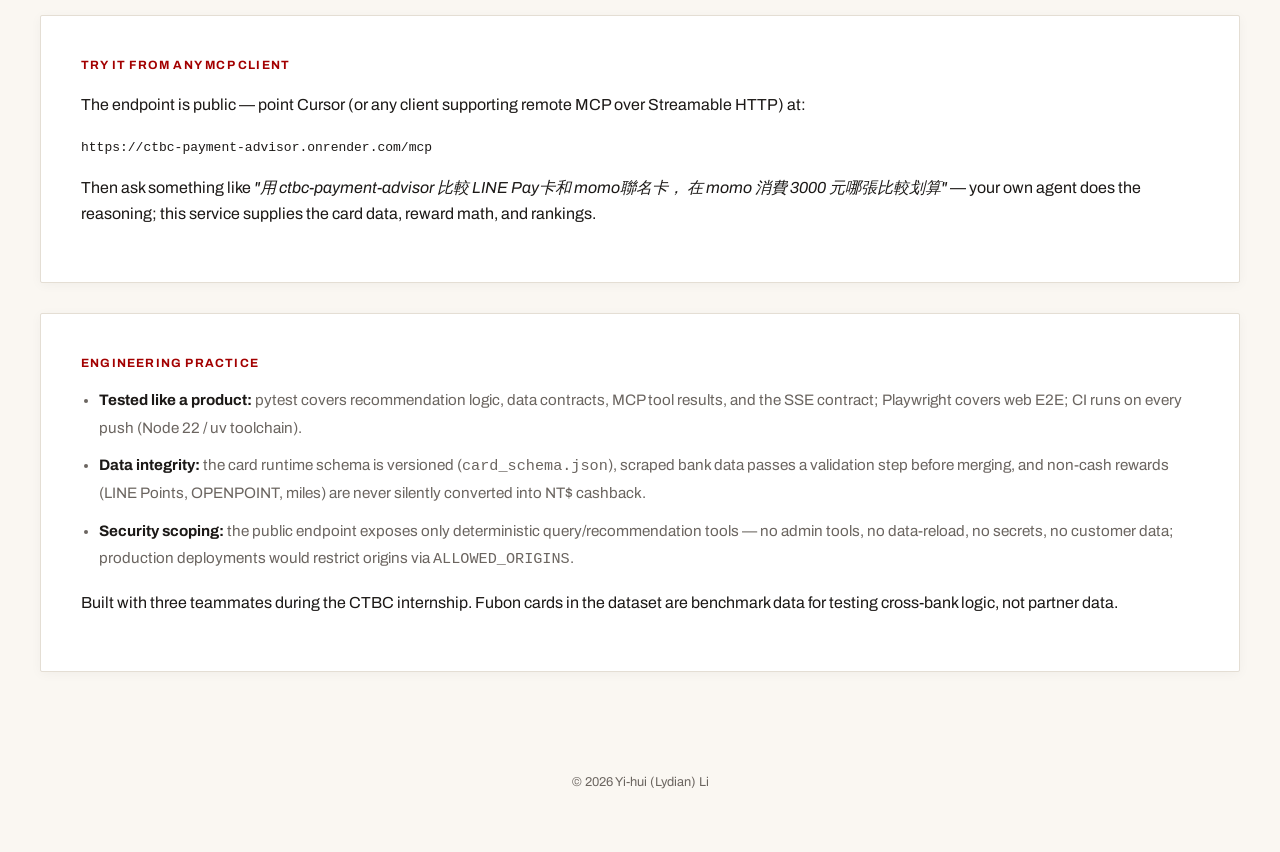
<file: projects/CTBC_MCP.html>
<!DOCTYPE html>
<html lang="en">
<head>
    <meta charset="UTF-8">
    <meta name="viewport" content="width=device-width, initial-scale=1.0">
    <title>CTBC Bank — Agent × MCP Payment Advisor | Yi-hui Li</title>
    <link rel="stylesheet" href="../css/main.css">
    <link href="https://fonts.googleapis.com/css2?family=Fraunces:opsz,wght@9..144,500;9..144,600&family=Archivo:wght@400;500;600;700&display=swap" rel="stylesheet">
</head>
<body class="dark-mode">

    <nav class="nav-header">
        <div class="nav-content">
            <a href="../index.html" class="back-link">← Back to Portfolio</a>
            <div>
                <a href="https://github.com/Gene-Liu-portfolio/ctbc-payment-advisor" target="_blank" rel="noopener" class="view-btn" style="margin-right: 10px;">GitHub</a>
                <a href="../pdf/CTBC_MCP.pdf" target="_blank" class="view-btn">View Poster</a>
            </div>
        </div>
    </nav>

    <main class="container project-detail-container">

        <section class="project-card">
            <h2>CTBC Bank — Agent × MCP Payment Advisor</h2>
            <p class="project-meta">Fintech · CTBC Internship Team Project · Python, FastMCP, Claude API, React, Render · Architecture v8.1</p>
            <p class="case-tldr">
                Credit-card rewards are scattered across fine print, so choosing which card to swipe
                is a real decision cost. Our team built a payment recommendation service on the
                <strong>Claude × Model Context Protocol (MCP)</strong> architecture: the LLM
                interprets a natural-language spending scenario ("buying a NT$5,000 haul at Costco"),
                but every reward calculation runs in a deterministic, bank-owned backend. The service
                is live on Render with a public <code>/mcp</code> endpoint — any remote-MCP client,
                such as Cursor, can connect and use the recommendation tools directly, no clone or
                API key required.
            </p>
        </section>

        <section class="project-card" style="padding: 0; overflow: hidden;">
            <img src="../images/covers/CTBC_MCP.webp" alt="CTBC payment advisor system architecture overview" style="width: 100%; display: block;">
        </section>

        <section class="project-card">
            <p class="case-label">Problem</p>
            <p>
                Card benefits change constantly, differ by channel, and come with caps and
                conditions. Existing tools are static comparison tables or scripted chatbots that
                can't answer situational questions. A user who already knows what they're about to
                buy just wants one answer: <em>which of my cards earns the most here?</em>
            </p>
        </section>

        <section class="project-card">
            <p class="case-label">Why MCP (Not Just Function Calling)</p>
            <p>
                Pure function calling can handle tool invocation, but when card rules change it
                produces unstable recommendations (the LLM reasons about rewards directly), is hard
                to maintain, and can't share tools across applications. MCP fixes the division of
                labor: <strong>the LLM understands the user and picks tools; the backend owns the
                truth.</strong>
            </p>
            <ul class="case-list">
                <li><strong>Reliable numbers:</strong> reward logic, card data, and constraints live in the MCP server, not in the prompt. Tools only read from validated card data (<code>merged_cards.json</code>), the channel mapping table, and backend calculation logic — the LLM never invents a card, promo, or cashback rate.</li>
                <li><strong>Reusable interface:</strong> the same <code>/mcp</code> serves the web demo, Claude MCP Connector, Cursor, or a bank's future channels (mobile banking, customer-service tools) — no per-client function schemas to rewrite.</li>
                <li><strong>Permission boundary:</strong> the user's selected card list (<code>cards_owned</code>) is a hard constraint. It is written into the chat system prompt to restrict Claude's tool calls, re-validated against canonical card data on the backend, and used directly by the deterministic REST/SSE flow — so the agent can only recommend cards the user actually holds, and the same boundary maps cleanly onto a future bank login session.</li>
                <li><strong>Rules stay bank-owned:</strong> ranking logic, promo conditions, data updates, and fallback rules are maintained in the controlled service; prompts only guide <em>when</em> to call tools, never <em>what the numbers are</em>.</li>
            </ul>
        </section>

        <section class="project-card">
            <p class="case-label">How It Works</p>
            <ul class="case-list">
                <li><strong>Flow:</strong> user selects held cards → describes the purchase in natural language → the agent parses intent and channel → calls MCP tools → backend computes and ranks rewards → returns top cards with reasons.</li>
                <li><strong>Two modes:</strong> a standard recommendation mode streaming structured SSE for fast deterministic results, and an <strong>Agent mode</strong> where Claude calls <code>/mcp</code> through the real MCP Connector — the UI surfaces each tool use and tool result, making the agent's reasoning transparent instead of a black box.</li>
                <li><strong>MCP tools:</strong> <code>recommend_payment</code> (parse scenario → full recommendation), <code>search_by_channel</code>, <code>compare_cards</code>, <code>get_promotions</code>, <code>get_card_details</code>, <code>list_all_cards</code>, plus MCP Resources exposing per-card JSON (<code>card://ctbc/{card_id}</code>) and the channel taxonomy.</li>
                <li><strong>Recommendation logic:</strong> (1) normalize free-text merchants into 17 standard channels, with a general-spending fallback that extracts merchant keywords when no channel matches; (2) two-layer search — limited-time promotions first, then each card's base channel rewards, with the fallback rate explicitly labeled as a floor; (3) compute spend × reward rate, always capped against the card's reward ceiling, and rank a Top 3 by both estimated reward and reward rate.</li>
                <li><strong>Architecture:</strong> React front end; Starlette + uvicorn on Render serving REST, structured SSE, and FastMCP's <code>/mcp</code> Streamable HTTP from one ASGI service; card data covers 6 CTBC co-branded cards plus 7 non-CTBC cards included as benchmark data for cross-bank recommendation logic.</li>
            </ul>
        </section>

        <section class="project-card" style="padding: 0; overflow: hidden;">
            <img src="../images/mcp_system.webp" alt="System architecture diagram: React dual-mode UI, unified Starlette backend exposing /api and /mcp, Claude MCP Connector, runtime card data, and build-time data pipeline" style="width: 100%; display: block;">
        </section>

        <section class="project-card">
            <p class="case-label">Try It from Any MCP Client</p>
            <p>
                The endpoint is public — point Cursor (or any client supporting remote MCP over
                Streamable HTTP) at:
            </p>
            <p style="margin: 12px 0;">
                <code>https://ctbc-payment-advisor.onrender.com/mcp</code>
            </p>
            <p>
                Then ask something like <em>"用 ctbc-payment-advisor 比較 LINE Pay卡和 momo聯名卡，
                在 momo 消費 3000 元哪張比較划算"</em> — your own agent does the reasoning; this
                service supplies the card data, reward math, and rankings.
            </p>
        </section>

        <section class="project-card">
            <p class="case-label">Engineering Practice</p>
            <ul class="case-list">
                <li><strong>Tested like a product:</strong> pytest covers recommendation logic, data contracts, MCP tool results, and the SSE contract; Playwright covers web E2E; CI runs on every push (Node 22 / uv toolchain).</li>
                <li><strong>Data integrity:</strong> the card runtime schema is versioned (<code>card_schema.json</code>), scraped bank data passes a validation step before merging, and non-cash rewards (LINE Points, OPENPOINT, miles) are never silently converted into NT$ cashback.</li>
                <li><strong>Security scoping:</strong> the public endpoint exposes only deterministic query/recommendation tools — no admin tools, no data-reload, no secrets, no customer data; production deployments would restrict origins via <code>ALLOWED_ORIGINS</code>.</li>
            </ul>
            <p>
                Built with three teammates during the CTBC internship. Fubon cards in the dataset are
                benchmark data for testing cross-bank logic, not partner data.
            </p>
        </section>

    </main>

    <footer class="minimal-footer">
        <p>© 2026 Yi-hui (Lydian) Li</p>
    </footer>

</body>
</html>
</file>
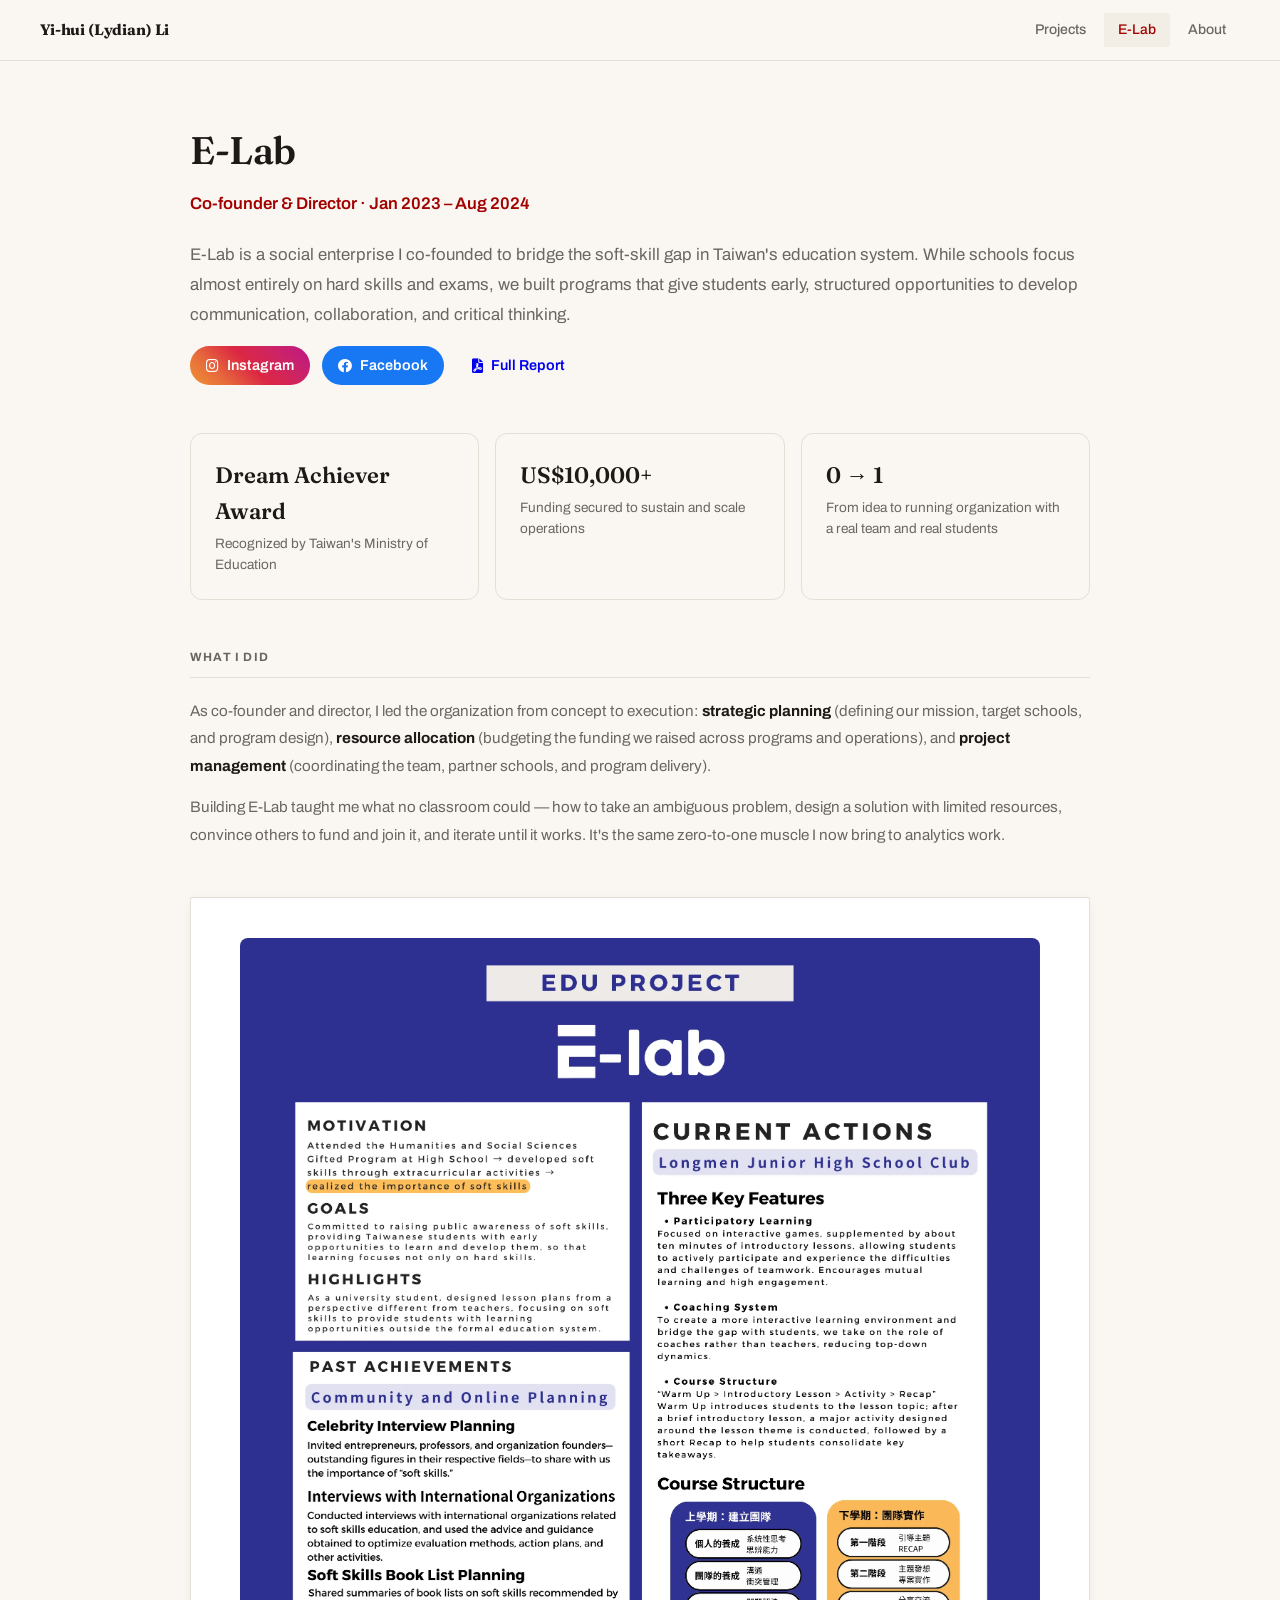
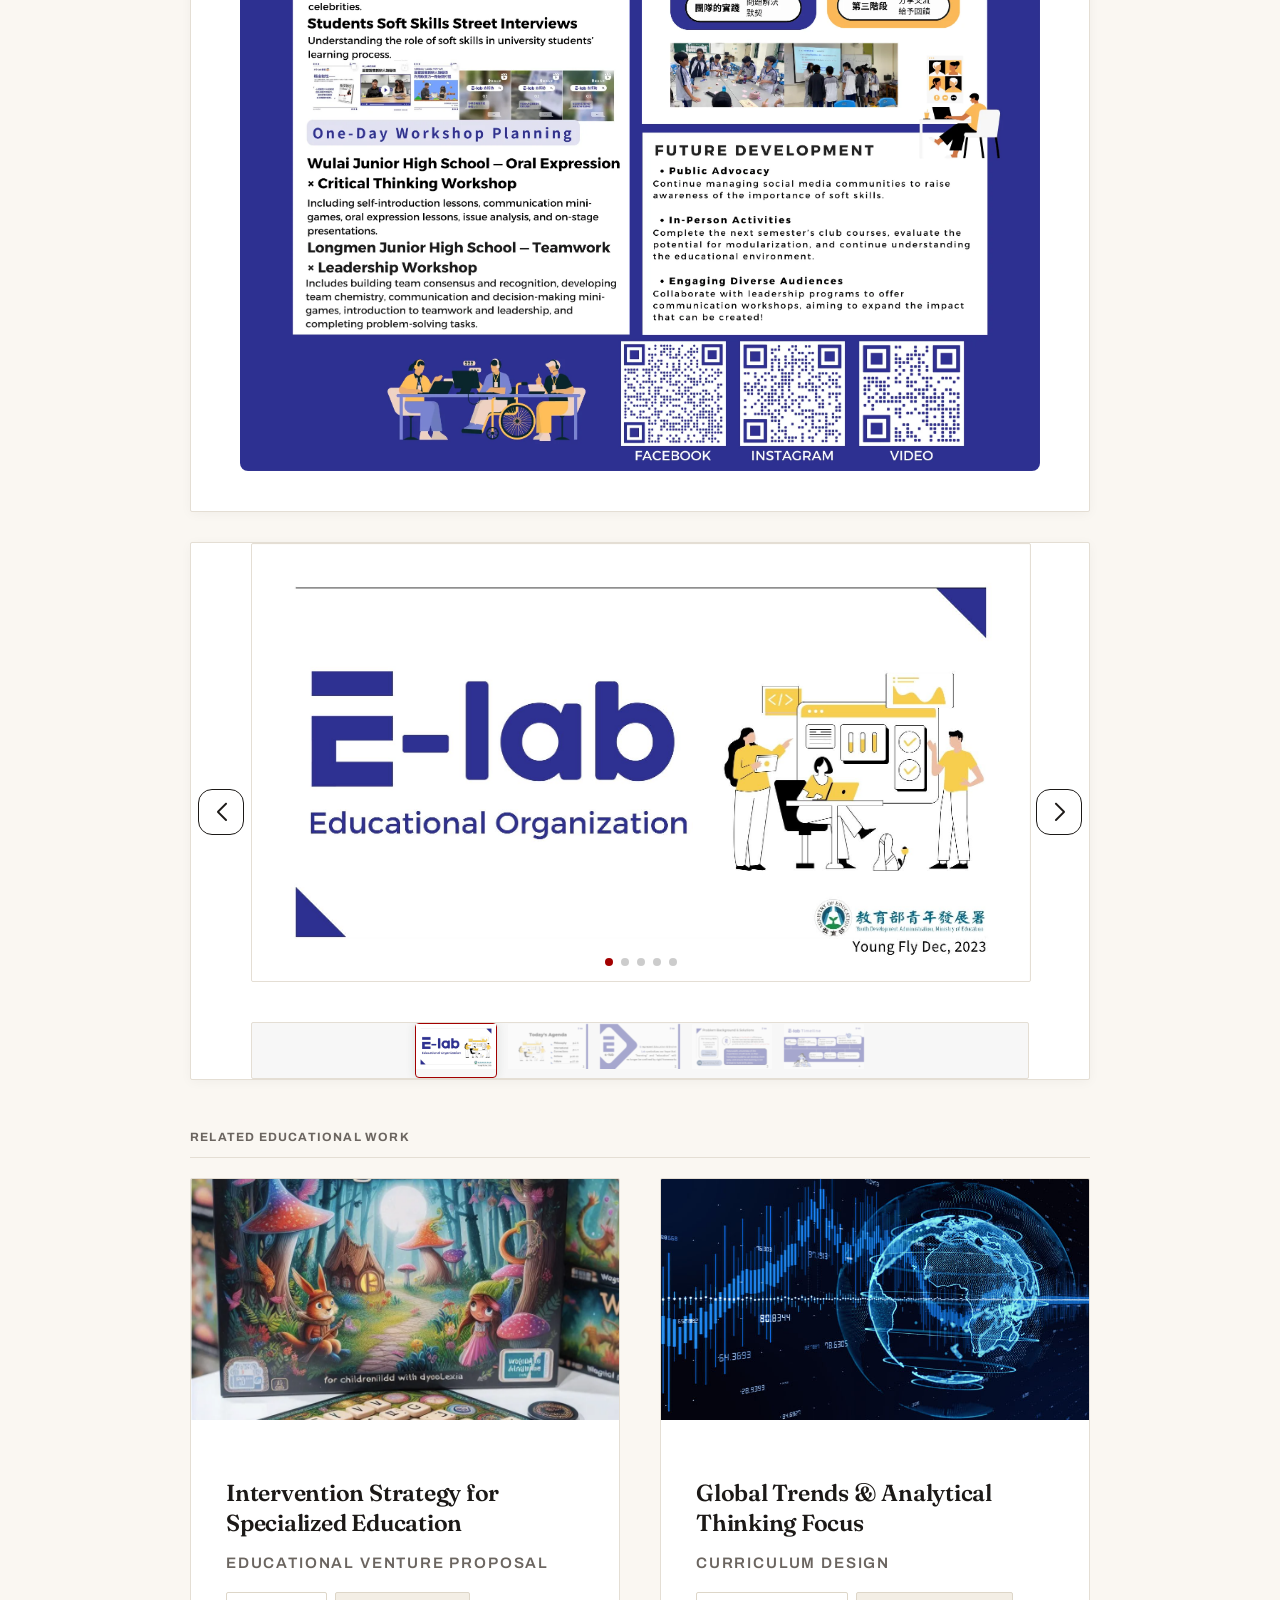
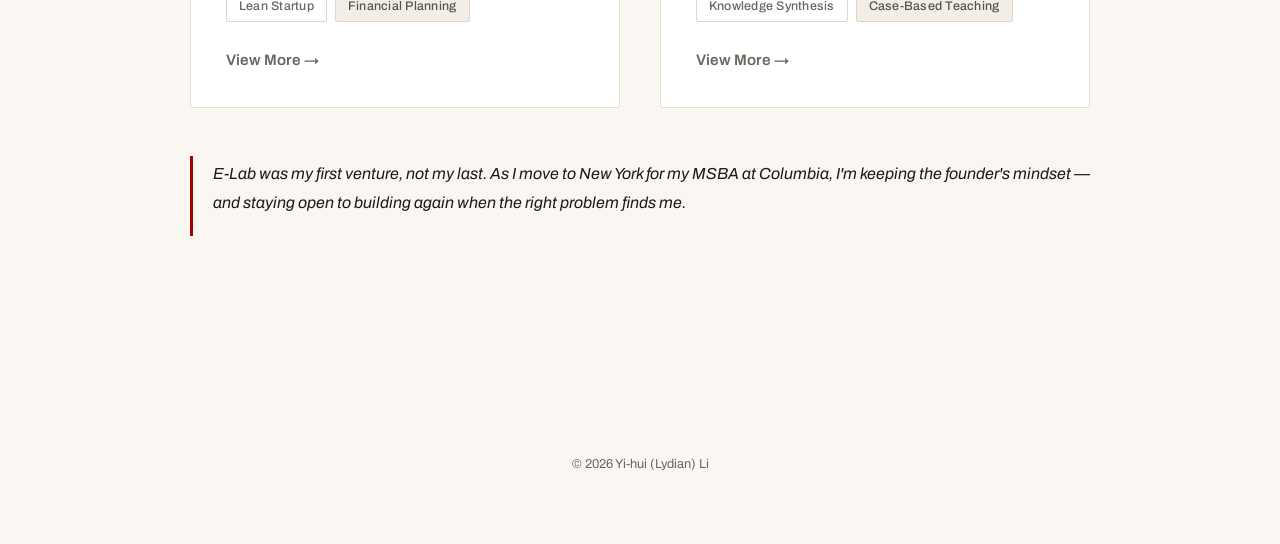
<file: projects/Elab.html>
<!DOCTYPE html>
<html lang="en">
<head>
    <meta charset="UTF-8">
    <meta name="viewport" content="width=device-width, initial-scale=1.0">
    <title>E-Lab | Yi-hui (Lydian) Li</title>
    <meta name="description" content="E-Lab — a social enterprise co-founded by Yi-hui (Lydian) Li, bridging soft-skill gaps in Taiwan's education system. Ministry of Education Dream Achiever Award winner.">
    <link rel="stylesheet" href="../css/main.css">
    <link href="https://fonts.googleapis.com/css2?family=Fraunces:opsz,wght@9..144,500;9..144,600&family=Archivo:wght@400;500;600;700&display=swap" rel="stylesheet">
    <link rel="stylesheet" href="https://cdnjs.cloudflare.com/ajax/libs/font-awesome/6.0.0/css/all.min.css">
    <link rel="stylesheet" href="https://cdn.jsdelivr.net/npm/swiper@11/swiper-bundle.min.css" />
    <style>
        .venture-container { max-width: 900px; margin: 0 auto; padding: 60px 40px 100px; }
        .venture-hero { margin-bottom: 48px; }
        .venture-hero h1 { font-size: 2.4rem; font-weight: 600; margin: 0 0 8px; color: var(--text-main); }
        .venture-hero .tagline { font-size: 1.05rem; color: var(--accent-blue); font-weight: 600; margin: 0 0 20px; }
        .venture-hero p { font-size: 1.05rem; color: var(--text-dim); line-height: 1.8; margin: 0 0 16px; }
        .stats-row { display: flex; gap: 16px; flex-wrap: wrap; margin: 32px 0 48px; }
        .stat-box {
            flex: 1; min-width: 180px; padding: 24px;
            border: 1px solid var(--border-color); border-radius: 12px;
        }
        .stat-box .stat-value { font-family: 'Fraunces', Georgia, serif; font-size: 1.4rem; font-weight: 600; color: var(--text-main); margin: 0 0 4px; }
        .stat-box .stat-label { font-size: 0.85rem; color: var(--text-dim); margin: 0; line-height: 1.5; }
        .venture-section { margin-bottom: 48px; }
        .venture-section h2 {
            font-size: 0.75rem; font-weight: 700; text-transform: uppercase;
            letter-spacing: 0.1em; color: var(--text-dim);
            margin: 0 0 20px; padding-bottom: 10px; border-bottom: 1px solid var(--border-color);
        }
        .venture-section p { font-size: 0.95rem; color: var(--text-dim); line-height: 1.8; margin: 0 0 14px; }
        .venture-section strong { color: var(--text-main); }
        .venture-closing {
            border-left: 3px solid var(--accent-blue);
            padding: 4px 0 4px 20px; margin-top: 8px;
        }
        .venture-closing p { font-size: 1rem; color: var(--text-main); font-style: italic; }
        @media (max-width: 768px) {
            .venture-container { padding: 40px 20px 80px; }
            .stats-row { flex-direction: column; }
        }
    </style>
</head>
<body class="has-global-nav">

    <nav class="global-nav">
        <div class="global-nav-inner">
            <a href="../index.html" class="nav-brand">Yi-hui (Lydian) Li</a>
            <div class="nav-links">
                <a href="../index.html" class="nav-link">Projects</a>
                <a href="Elab.html" class="nav-link active">E-Lab</a>
                <a href="../about.html" class="nav-link">About</a>
            </div>
        </div>
    </nav>

    <main class="venture-container">

        <div class="venture-hero">
            <h1>E-Lab</h1>
            <p class="tagline">Co-founder & Director · Jan 2023 – Aug 2024</p>
            <p>
                E-Lab is a social enterprise I co-founded to bridge the soft-skill gap in Taiwan's
                education system. While schools focus almost entirely on hard skills and exams,
                we built programs that give students early, structured opportunities to develop
                communication, collaboration, and critical thinking.
            </p>
            <div class="social-links">
                <a href="https://www.instagram.com/e_lab.official/" target="_blank" rel="noopener" class="social-btn ig"><i class="fab fa-instagram"></i> Instagram</a>
                <a href="https://www.facebook.com/profile.php?id=100089834366599&locale=zh_TW" target="_blank" rel="noopener" class="social-btn fb"><i class="fab fa-facebook"></i> Facebook</a>
                <a href="../pdf/Elab.pdf" target="_blank" class="social-btn"><i class="fas fa-file-pdf"></i> Full Report</a>
            </div>
        </div>

        <div class="stats-row">
            <div class="stat-box">
                <p class="stat-value">Dream Achiever Award</p>
                <p class="stat-label">Recognized by Taiwan's Ministry of Education</p>
            </div>
            <div class="stat-box">
                <p class="stat-value">US$10,000+</p>
                <p class="stat-label">Funding secured to sustain and scale operations</p>
            </div>
            <div class="stat-box">
                <p class="stat-value">0 → 1</p>
                <p class="stat-label">From idea to running organization with a real team and real students</p>
            </div>
        </div>

        <div class="venture-section">
            <h2>What I Did</h2>
            <p>
                As co-founder and director, I led the organization from concept to execution:
                <strong>strategic planning</strong> (defining our mission, target schools, and program design),
                <strong>resource allocation</strong> (budgeting the funding we raised across programs and operations),
                and <strong>project management</strong> (coordinating the team, partner schools, and program delivery).
            </p>
            <p>
                Building E-Lab taught me what no classroom could — how to take an ambiguous problem,
                design a solution with limited resources, convince others to fund and join it,
                and iterate until it works. It's the same zero-to-one muscle I now bring to analytics work.
            </p>
        </div>

        <section class="project-card">
            <div class="tall-image-container">
                <img src="../images/Elab_1.webp" alt="E-Lab concept and program overview">
            </div>
        </section>

        <section class="project-card gallery-card">
            <div class="swiper project-slider">
                <div class="swiper-wrapper">
                    <div class="swiper-slide"><img src="../images/Elab/1.jpg" alt="E-Lab program page 1"></div>
                    <div class="swiper-slide"><img src="../images/Elab/2.jpg" alt="E-Lab program page 2"></div>
                    <div class="swiper-slide"><img src="../images/Elab/3.jpg" alt="E-Lab program page 3"></div>
                    <div class="swiper-slide"><img src="../images/Elab/4.jpg" alt="E-Lab program page 4"></div>
                    <div class="swiper-slide"><img src="../images/Elab/5.jpg" alt="E-Lab program page 5"></div>
                </div>
                <div class="swiper-pagination"></div>
            </div>

            <div class="swiper-button-next"></div>
            <div class="swiper-button-prev"></div>

            <div class="swiper project-thumbs">
                <div class="swiper-wrapper">
                    <div class="swiper-slide"><img src="../images/Elab/1.jpg" alt=""></div>
                    <div class="swiper-slide"><img src="../images/Elab/2.jpg" alt=""></div>
                    <div class="swiper-slide"><img src="../images/Elab/3.jpg" alt=""></div>
                    <div class="swiper-slide"><img src="../images/Elab/4.jpg" alt=""></div>
                    <div class="swiper-slide"><img src="../images/Elab/5.jpg" alt=""></div>
                </div>
            </div>
        </section>

        <div class="venture-section" style="margin-top: 48px;">
            <h2>Related Educational Work</h2>
            <div class="project-grid">
                <div class="card">
                    <div class="card-image">
                        <img src="../images/Entrepreneurship.webp" alt="Intervention strategy for specialized education">
                    </div>
                    <div class="card-content">
                        <h3>Intervention Strategy for Specialized Education</h3>
                        <p class="project-meta">Educational Venture Proposal</p>
                        <div class="tag-container">
                            <span class="skill-tag">Lean Startup</span>
                            <span class="skill-tag tag-green">Financial Planning</span>
                        </div>
                        <a href="Entrepreneurship.html" class="view-more">View More →</a>
                    </div>
                </div>
                <div class="card">
                    <div class="card-image">
                        <img src="../images/International.png" alt="Global trends curriculum design">
                    </div>
                    <div class="card-content">
                        <h3>Global Trends & Analytical Thinking Focus</h3>
                        <p class="project-meta">Curriculum Design</p>
                        <div class="tag-container">
                            <span class="skill-tag">Knowledge Synthesis</span>
                            <span class="skill-tag tag-green">Case-Based Teaching</span>
                        </div>
                        <a href="International.html" class="view-more">View More →</a>
                    </div>
                </div>
            </div>
        </div>

        <div class="venture-section venture-closing">
            <p>
                E-Lab was my first venture, not my last. As I move to New York for my MSBA at Columbia,
                I'm keeping the founder's mindset — and staying open to building again when the right
                problem finds me.
            </p>
        </div>

    </main>

    <footer class="minimal-footer">
        <p>© 2026 Yi-hui (Lydian) Li</p>
    </footer>

    <script src="https://cdn.jsdelivr.net/npm/swiper@11/swiper-bundle.min.js"></script>
    <script src="../js/script.js"></script>
</body>
</html>
</file>
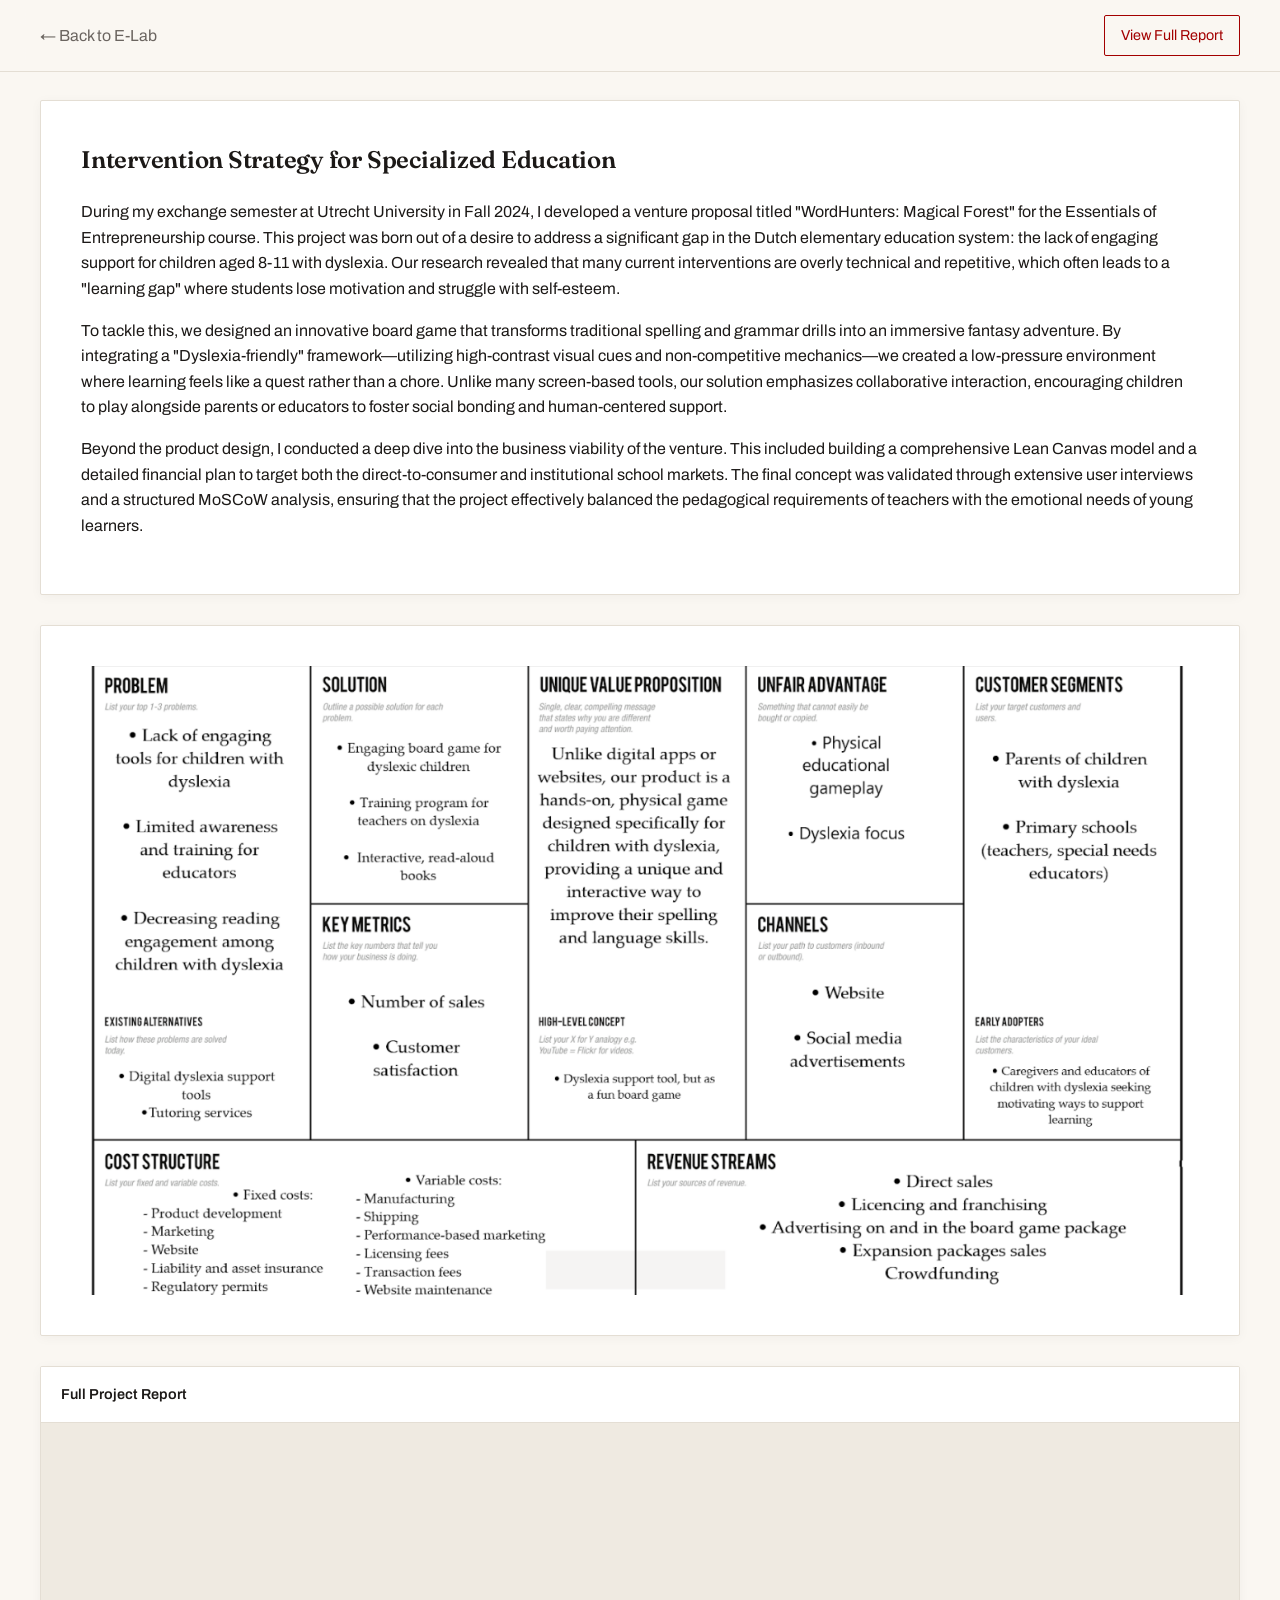
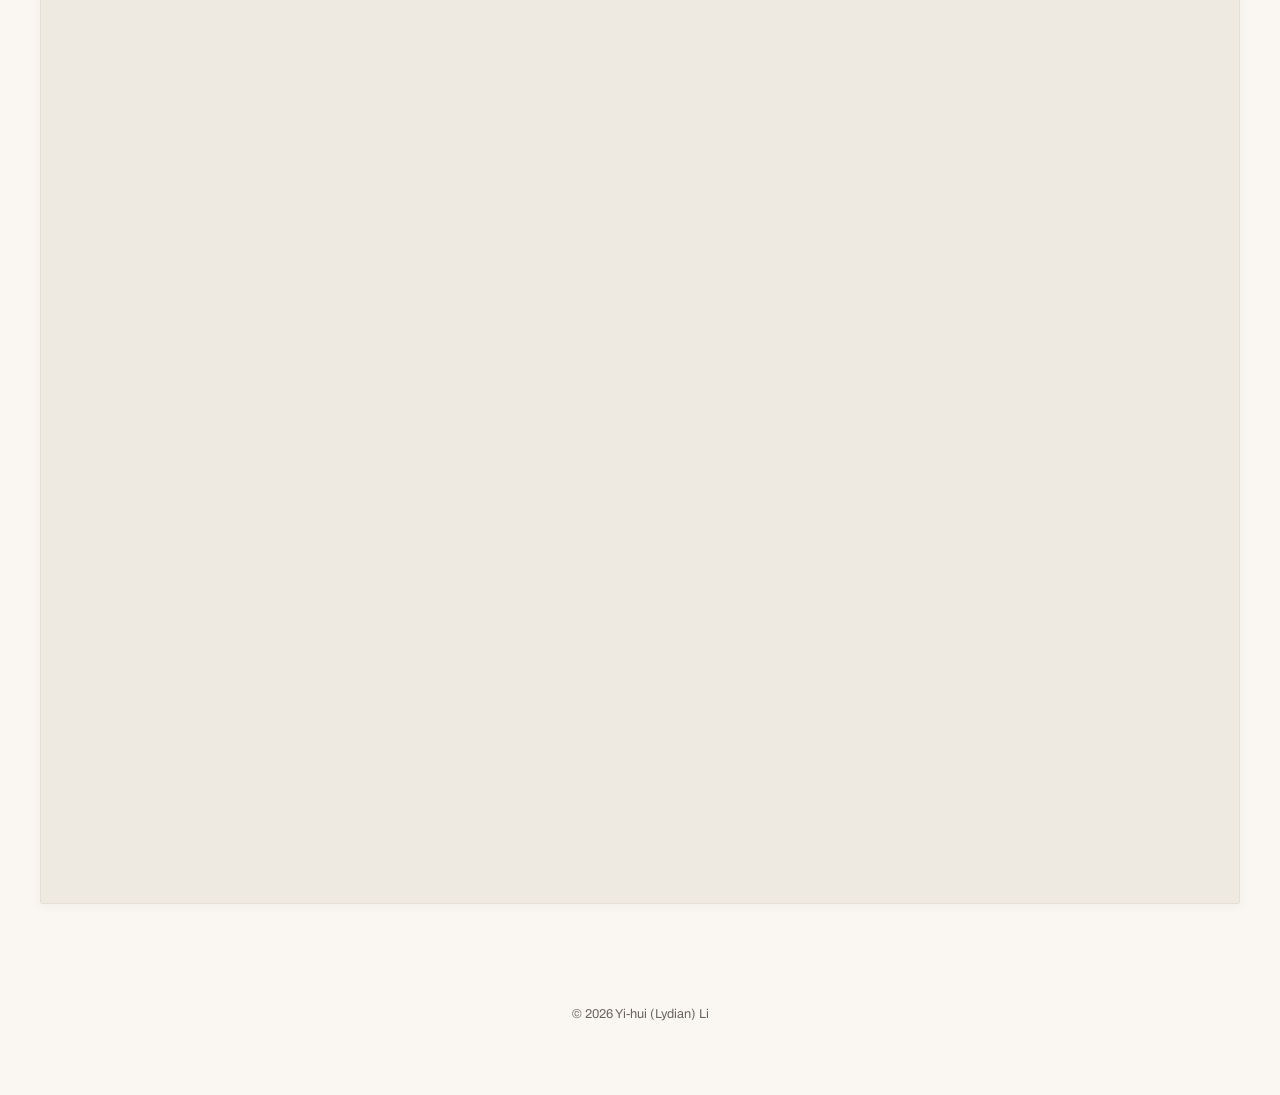
<file: projects/Entrepreneurship.html>
<!DOCTYPE html>
<html lang="en">
<head>
    <meta charset="UTF-8">
    <meta name="viewport" content="width=device-width, initial-scale=1.0">
    <title>Entrepreneurship Project | Yi-hui Li</title>
    <link rel="stylesheet" href="../css/main.css">
    <link href="https://fonts.googleapis.com/css2?family=Fraunces:opsz,wght@9..144,500;9..144,600&family=Archivo:wght@400;500;600;700&display=swap" rel="stylesheet">
</head>
<body class="dark-mode">

    <nav class="nav-header">
        <div class="nav-content">
            <a href="Elab.html" class="back-link">← Back to E-Lab</a>
            <a href="../pdf/Entrepreneurship.pdf" target="_blank" class="view-btn">View Full Report</a>
        </div>
    </nav>

    <main class="container project-detail-container">
        
        <section class="project-card">
            <h2>Intervention Strategy for Specialized Education</h2>
            <p>
                During my exchange semester at Utrecht University in Fall 2024, I developed a venture proposal titled "WordHunters: Magical Forest" for the Essentials of Entrepreneurship course. This project was born out of a desire to address a significant gap in the Dutch elementary education system: the lack of engaging support for children aged 8-11 with dyslexia. Our research revealed that many current interventions are overly technical and repetitive, which often leads to a "learning gap" where students lose motivation and struggle with self-esteem.
            </p>
            <p>
                To tackle this, we designed an innovative board game that transforms traditional spelling and grammar drills into an immersive fantasy adventure. By integrating a "Dyslexia-friendly" framework—utilizing high-contrast visual cues and non-competitive mechanics—we created a low-pressure environment where learning feels like a quest rather than a chore. Unlike many screen-based tools, our solution emphasizes collaborative interaction, encouraging children to play alongside parents or educators to foster social bonding and human-centered support.
            </p>
            <p>
                Beyond the product design, I conducted a deep dive into the business viability of the venture. This included building a comprehensive Lean Canvas model and a detailed financial plan to target both the direct-to-consumer and institutional school markets. The final concept was validated through extensive user interviews and a structured MoSCoW analysis, ensuring that the project effectively balanced the pedagogical requirements of teachers with the emotional needs of young learners.
            </p>
        </section>

        <section class="project-card">
            <div class="card-image">
                <img src="../images/Entrepreneurship_1.png">
            </div>
        </section>

        <section class="project-card pdf-card">
            <div class="card-header">
                <span>Full Project Report</span>
            </div>
            <div class="pdf-wrapper">
                <iframe src="../pdf/Entrepreneurship.pdf"></iframe>
            </div>
        </section>

    </main>

    <footer class="minimal-footer">
        <p>© 2026 Yi-hui (Lydian) Li</p>
    </footer>

</body>
</html>
</file>
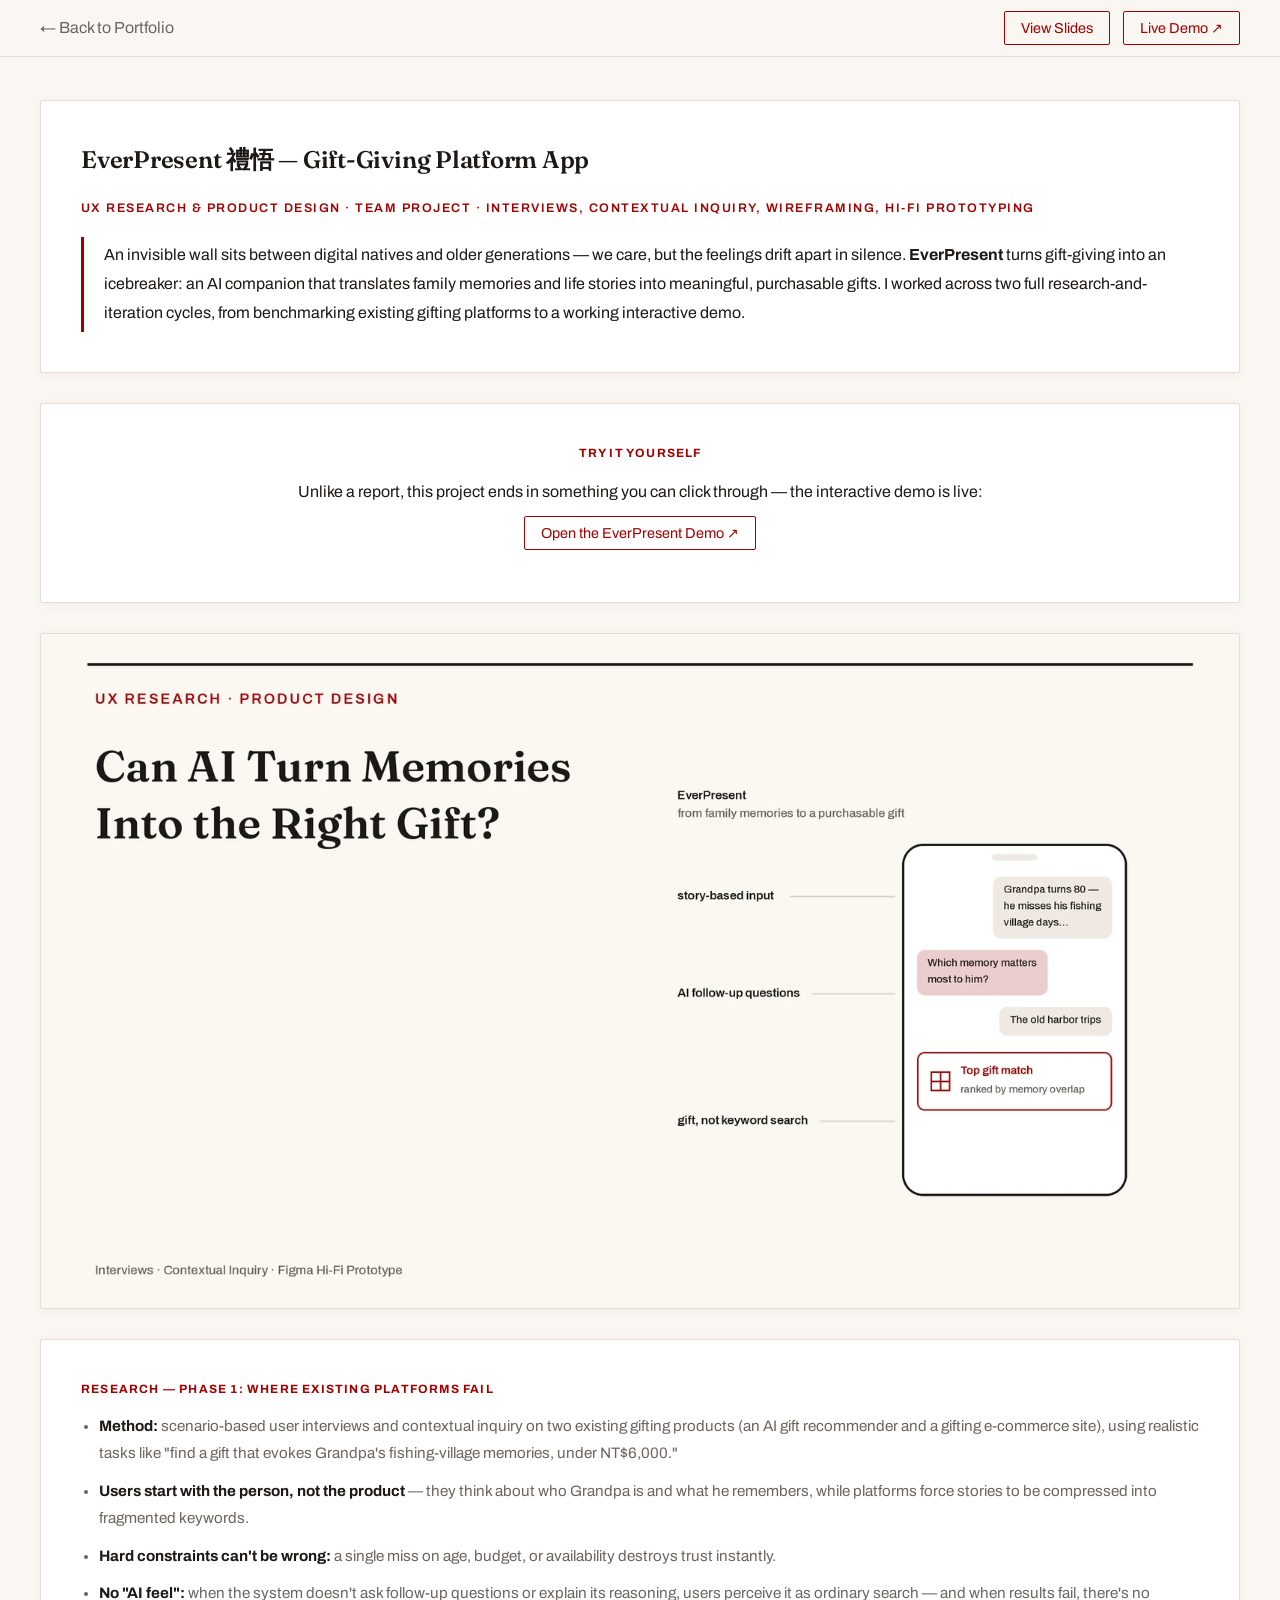
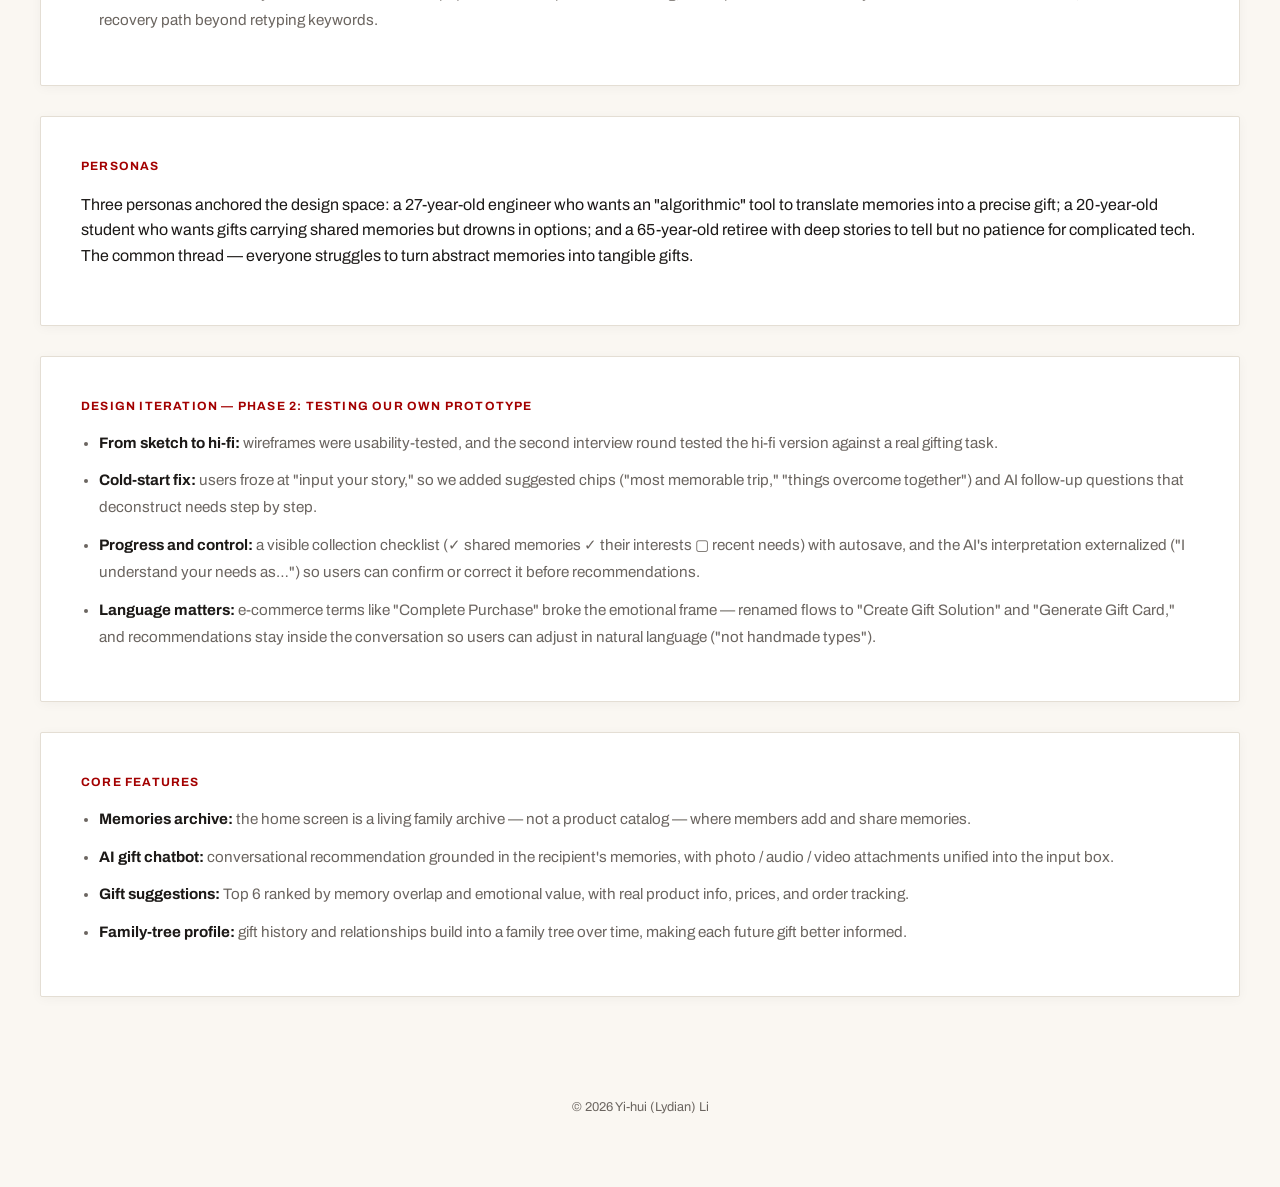
<file: projects/GiftGiving.html>
<!DOCTYPE html>
<html lang="en">
<head>
    <meta charset="UTF-8">
    <meta name="viewport" content="width=device-width, initial-scale=1.0">
    <title>EverPresent — Gift-Giving Platform UX Design | Yi-hui Li</title>
    <link rel="stylesheet" href="../css/main.css">
    <link href="https://fonts.googleapis.com/css2?family=Fraunces:opsz,wght@9..144,500;9..144,600&family=Archivo:wght@400;500;600;700&display=swap" rel="stylesheet">
</head>
<body class="dark-mode">

    <nav class="nav-header">
        <div class="nav-content">
            <a href="../index.html" class="back-link">← Back to Portfolio</a>
            <div>
                <a href="../pdf/Gift-Giving_UX.pdf" target="_blank" class="view-btn" style="margin-right: 10px;">View Slides</a>
                <a href="https://everpresent.vercel.app" target="_blank" rel="noopener" class="view-btn">Live Demo ↗</a>
            </div>
        </div>
    </nav>

    <main class="container project-detail-container">

        <section class="project-card">
            <h2>EverPresent 禮悟 — Gift-Giving Platform App</h2>
            <p class="project-meta">UX Research &amp; Product Design · Team Project · Interviews, Contextual Inquiry, Wireframing, Hi-Fi Prototyping</p>
            <p class="case-tldr">
                An invisible wall sits between digital natives and older generations — we care, but
                the feelings drift apart in silence. <strong>EverPresent</strong> turns gift-giving
                into an icebreaker: an AI companion that translates family memories and life stories
                into meaningful, purchasable gifts. I worked across two full research-and-iteration
                cycles, from benchmarking existing gifting platforms to a working interactive demo.
            </p>
        </section>

        <section class="project-card" style="text-align: center;">
            <p class="case-label">Try It Yourself</p>
            <p>
                Unlike a report, this project ends in something you can click through — the
                interactive demo is live:
            </p>
            <p style="margin-top: 16px;">
                <a href="https://everpresent.vercel.app" target="_blank" rel="noopener" class="view-btn">Open the EverPresent Demo ↗</a>
            </p>
        </section>

        <section class="project-card" style="padding: 0; overflow: hidden;">
            <img src="../images/covers/GiftGiving.webp" alt="EverPresent hi-fi app screens" style="width: 100%; display: block;">
        </section>

        <section class="project-card">
            <p class="case-label">Research — Phase 1: Where Existing Platforms Fail</p>
            <ul class="case-list">
                <li><strong>Method:</strong> scenario-based user interviews and contextual inquiry on two existing gifting products (an AI gift recommender and a gifting e-commerce site), using realistic tasks like "find a gift that evokes Grandpa's fishing-village memories, under NT$6,000."</li>
                <li><strong>Users start with the person, not the product</strong> — they think about who Grandpa is and what he remembers, while platforms force stories to be compressed into fragmented keywords.</li>
                <li><strong>Hard constraints can't be wrong:</strong> a single miss on age, budget, or availability destroys trust instantly.</li>
                <li><strong>No "AI feel":</strong> when the system doesn't ask follow-up questions or explain its reasoning, users perceive it as ordinary search — and when results fail, there's no recovery path beyond retyping keywords.</li>
            </ul>
        </section>

        <section class="project-card">
            <p class="case-label">Personas</p>
            <p>
                Three personas anchored the design space: a 27-year-old engineer who wants an
                "algorithmic" tool to translate memories into a precise gift; a 20-year-old student
                who wants gifts carrying shared memories but drowns in options; and a 65-year-old
                retiree with deep stories to tell but no patience for complicated tech. The common
                thread — everyone struggles to turn abstract memories into tangible gifts.
            </p>
        </section>

        <section class="project-card">
            <p class="case-label">Design Iteration — Phase 2: Testing Our Own Prototype</p>
            <ul class="case-list">
                <li><strong>From sketch to hi-fi:</strong> wireframes were usability-tested, and the second interview round tested the hi-fi version against a real gifting task.</li>
                <li><strong>Cold-start fix:</strong> users froze at "input your story," so we added suggested chips ("most memorable trip," "things overcome together") and AI follow-up questions that deconstruct needs step by step.</li>
                <li><strong>Progress and control:</strong> a visible collection checklist (✓ shared memories ✓ their interests ▢ recent needs) with autosave, and the AI's interpretation externalized ("I understand your needs as…") so users can confirm or correct it before recommendations.</li>
                <li><strong>Language matters:</strong> e-commerce terms like "Complete Purchase" broke the emotional frame — renamed flows to "Create Gift Solution" and "Generate Gift Card," and recommendations stay inside the conversation so users can adjust in natural language ("not handmade types").</li>
            </ul>
        </section>

        <section class="project-card">
            <p class="case-label">Core Features</p>
            <ul class="case-list">
                <li><strong>Memories archive:</strong> the home screen is a living family archive — not a product catalog — where members add and share memories.</li>
                <li><strong>AI gift chatbot:</strong> conversational recommendation grounded in the recipient's memories, with photo / audio / video attachments unified into the input box.</li>
                <li><strong>Gift suggestions:</strong> Top 6 ranked by memory overlap and emotional value, with real product info, prices, and order tracking.</li>
                <li><strong>Family-tree profile:</strong> gift history and relationships build into a family tree over time, making each future gift better informed.</li>
            </ul>
        </section>

    </main>

    <footer class="minimal-footer">
        <p>© 2026 Yi-hui (Lydian) Li</p>
    </footer>

</body>
</html>
</file>
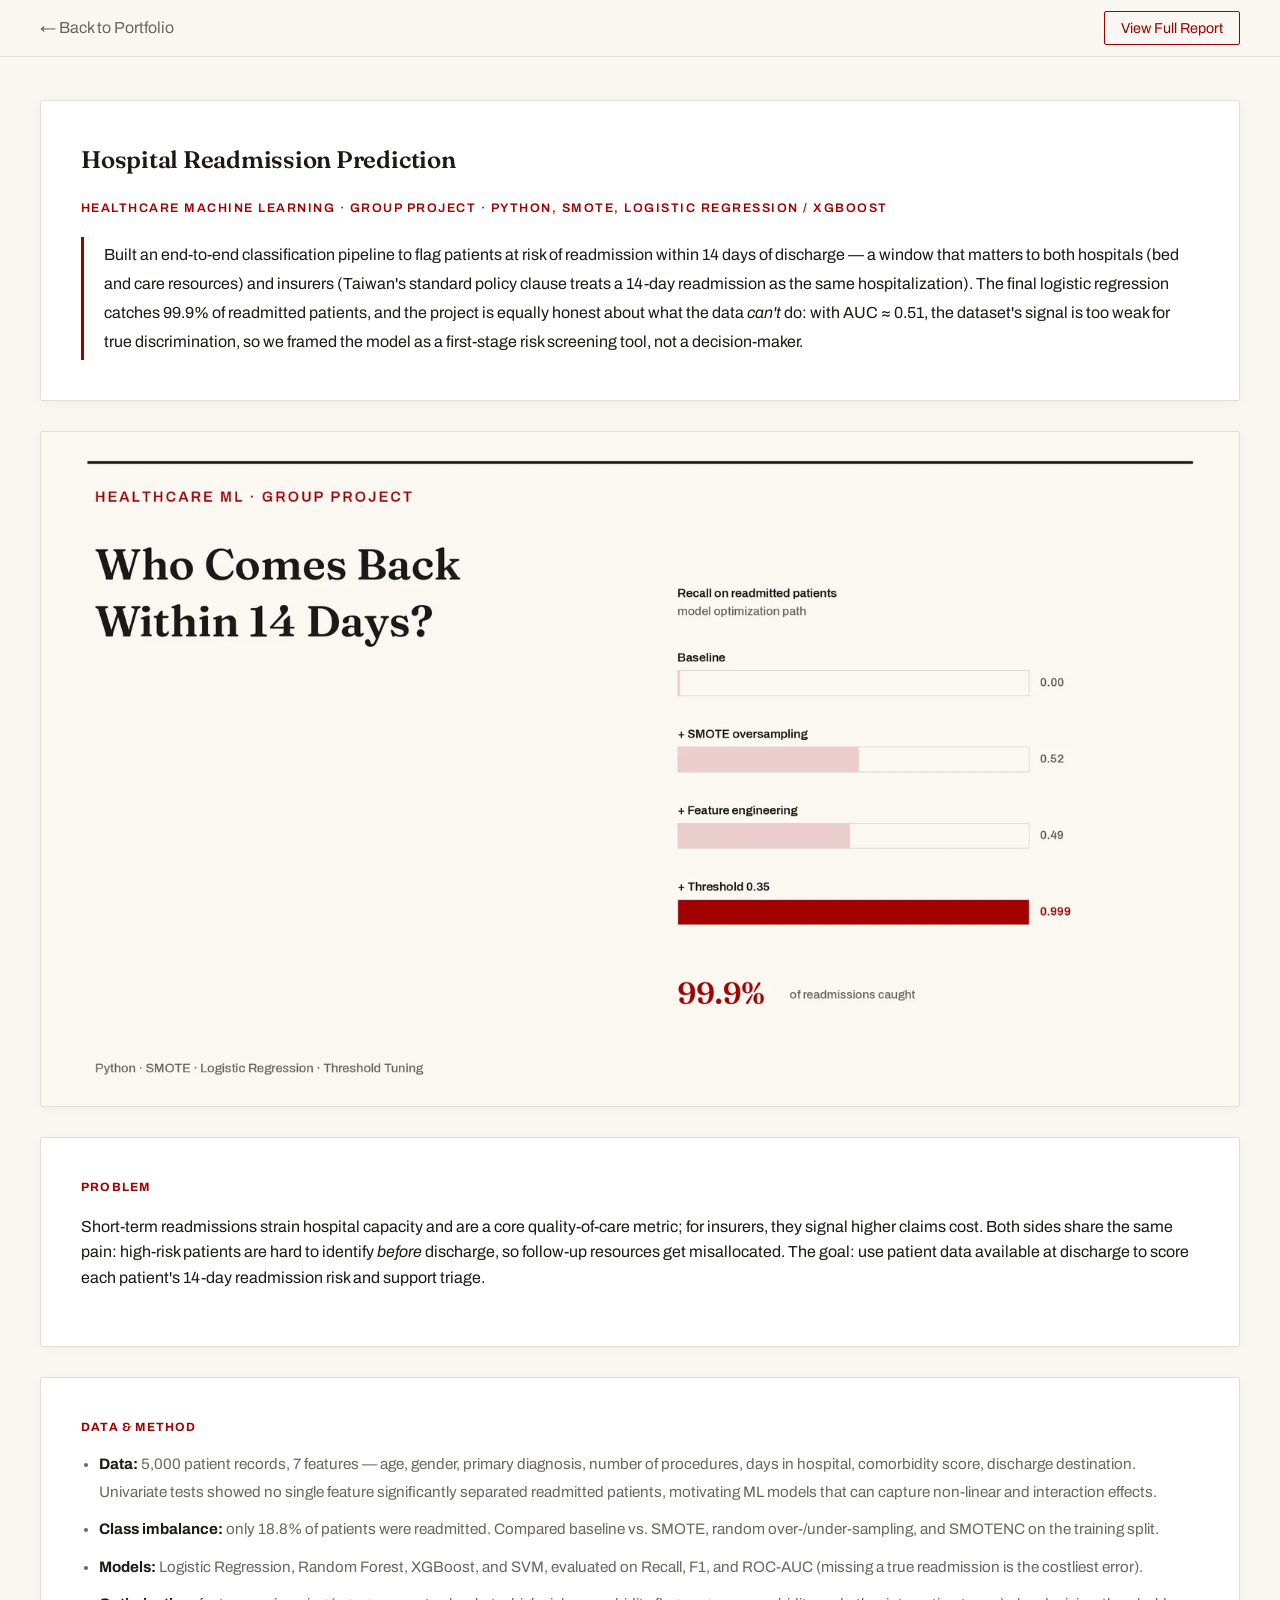
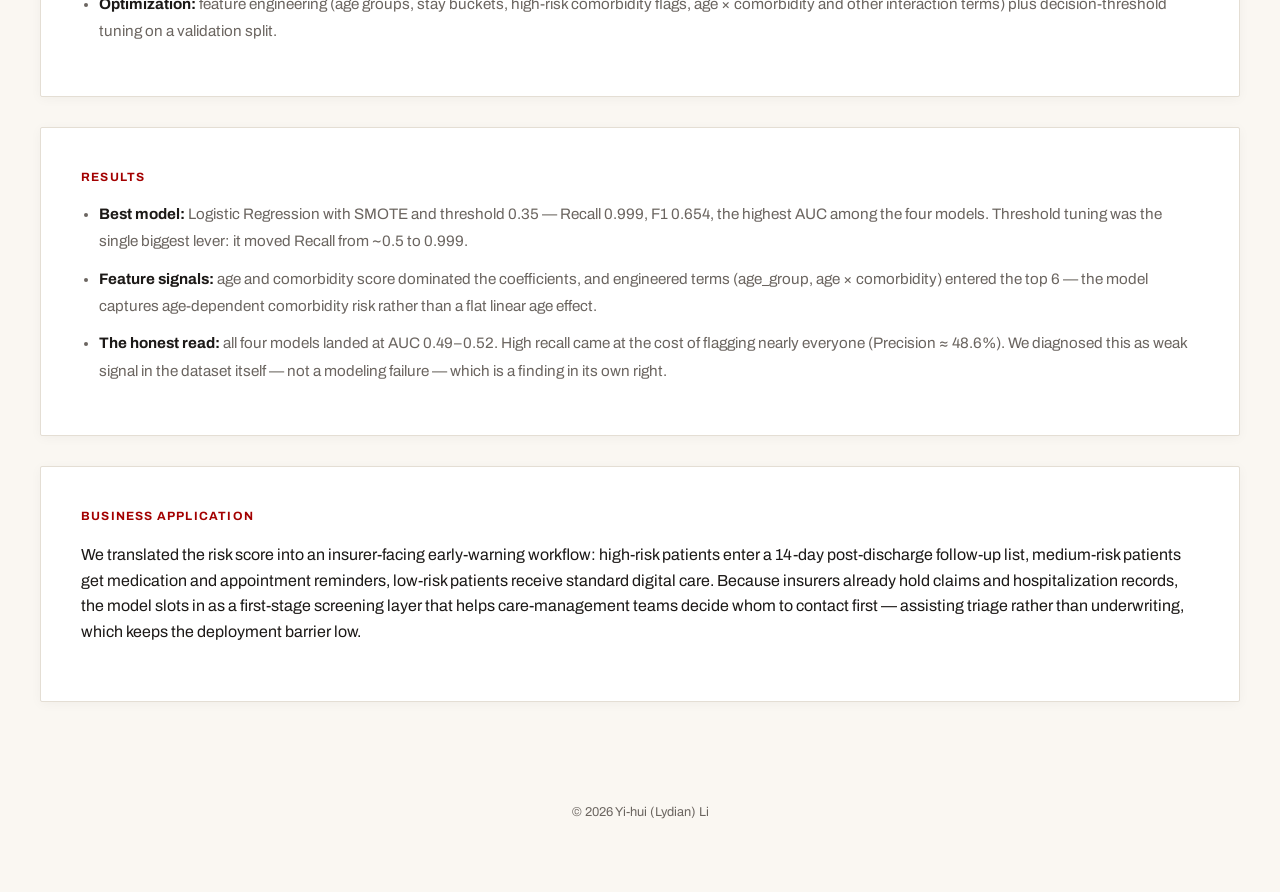
<file: projects/HospitalReadmission.html>
<!DOCTYPE html>
<html lang="en">
<head>
    <meta charset="UTF-8">
    <meta name="viewport" content="width=device-width, initial-scale=1.0">
    <title>Hospital Readmission Prediction | Yi-hui Li</title>
    <link rel="stylesheet" href="../css/main.css">
    <link href="https://fonts.googleapis.com/css2?family=Fraunces:opsz,wght@9..144,500;9..144,600&family=Archivo:wght@400;500;600;700&display=swap" rel="stylesheet">
</head>
<body class="dark-mode">

    <nav class="nav-header">
        <div class="nav-content">
            <a href="../index.html" class="back-link">← Back to Portfolio</a>
            <div>
                <!-- TODO: add GitHub repo link when the code is cleaned up
                <a href="https://github.com/Lyyyy17/REPO_NAME" target="_blank" rel="noopener" class="view-btn" style="margin-right: 10px;">GitHub</a>
                -->
                <a href="../pdf/Hospital_Readmission.pdf" target="_blank" class="view-btn">View Full Report</a>
            </div>
        </div>
    </nav>

    <main class="container project-detail-container">

        <section class="project-card">
            <h2>Hospital Readmission Prediction</h2>
            <p class="project-meta">Healthcare Machine Learning · Group Project · Python, SMOTE, Logistic Regression / XGBoost</p>
            <p class="case-tldr">
                Built an end-to-end classification pipeline to flag patients at risk of readmission
                within 14 days of discharge — a window that matters to both hospitals (bed and care
                resources) and insurers (Taiwan's standard policy clause treats a 14-day readmission
                as the same hospitalization). The final logistic regression catches 99.9% of
                readmitted patients, and the project is equally honest about what the data
                <em>can't</em> do: with AUC ≈ 0.51, the dataset's signal is too weak for true
                discrimination, so we framed the model as a first-stage risk screening tool, not a
                decision-maker.
            </p>
        </section>

        <section class="project-card" style="padding: 0; overflow: hidden;">
            <img src="../images/covers/HospitalReadmission.webp" alt="Hospital readmission model results and confusion matrix" style="width: 100%; display: block;">
        </section>

        <section class="project-card">
            <p class="case-label">Problem</p>
            <p>
                Short-term readmissions strain hospital capacity and are a core quality-of-care
                metric; for insurers, they signal higher claims cost. Both sides share the same pain:
                high-risk patients are hard to identify <em>before</em> discharge, so follow-up
                resources get misallocated. The goal: use patient data available at discharge to
                score each patient's 14-day readmission risk and support triage.
            </p>
        </section>

        <section class="project-card">
            <p class="case-label">Data &amp; Method</p>
            <ul class="case-list">
                <li><strong>Data:</strong> 5,000 patient records, 7 features — age, gender, primary diagnosis, number of procedures, days in hospital, comorbidity score, discharge destination. Univariate tests showed no single feature significantly separated readmitted patients, motivating ML models that can capture non-linear and interaction effects.</li>
                <li><strong>Class imbalance:</strong> only 18.8% of patients were readmitted. Compared baseline vs. SMOTE, random over-/under-sampling, and SMOTENC on the training split.</li>
                <li><strong>Models:</strong> Logistic Regression, Random Forest, XGBoost, and SVM, evaluated on Recall, F1, and ROC-AUC (missing a true readmission is the costliest error).</li>
                <li><strong>Optimization:</strong> feature engineering (age groups, stay buckets, high-risk comorbidity flags, age × comorbidity and other interaction terms) plus decision-threshold tuning on a validation split.</li>
            </ul>
        </section>

        <section class="project-card">
            <p class="case-label">Results</p>
            <ul class="case-list">
                <li><strong>Best model:</strong> Logistic Regression with SMOTE and threshold 0.35 — Recall 0.999, F1 0.654, the highest AUC among the four models. Threshold tuning was the single biggest lever: it moved Recall from ~0.5 to 0.999.</li>
                <li><strong>Feature signals:</strong> age and comorbidity score dominated the coefficients, and engineered terms (age_group, age × comorbidity) entered the top 6 — the model captures age-dependent comorbidity risk rather than a flat linear age effect.</li>
                <li><strong>The honest read:</strong> all four models landed at AUC 0.49–0.52. High recall came at the cost of flagging nearly everyone (Precision ≈ 48.6%). We diagnosed this as weak signal in the dataset itself — not a modeling failure — which is a finding in its own right.</li>
            </ul>
        </section>

        <section class="project-card">
            <p class="case-label">Business Application</p>
            <p>
                We translated the risk score into an insurer-facing early-warning workflow: high-risk
                patients enter a 14-day post-discharge follow-up list, medium-risk patients get
                medication and appointment reminders, low-risk patients receive standard digital
                care. Because insurers already hold claims and hospitalization records, the model
                slots in as a first-stage screening layer that helps care-management teams decide
                whom to contact first — assisting triage rather than underwriting, which keeps the
                deployment barrier low.
            </p>
        </section>

    </main>

    <footer class="minimal-footer">
        <p>© 2026 Yi-hui (Lydian) Li</p>
    </footer>

</body>
</html>
</file>
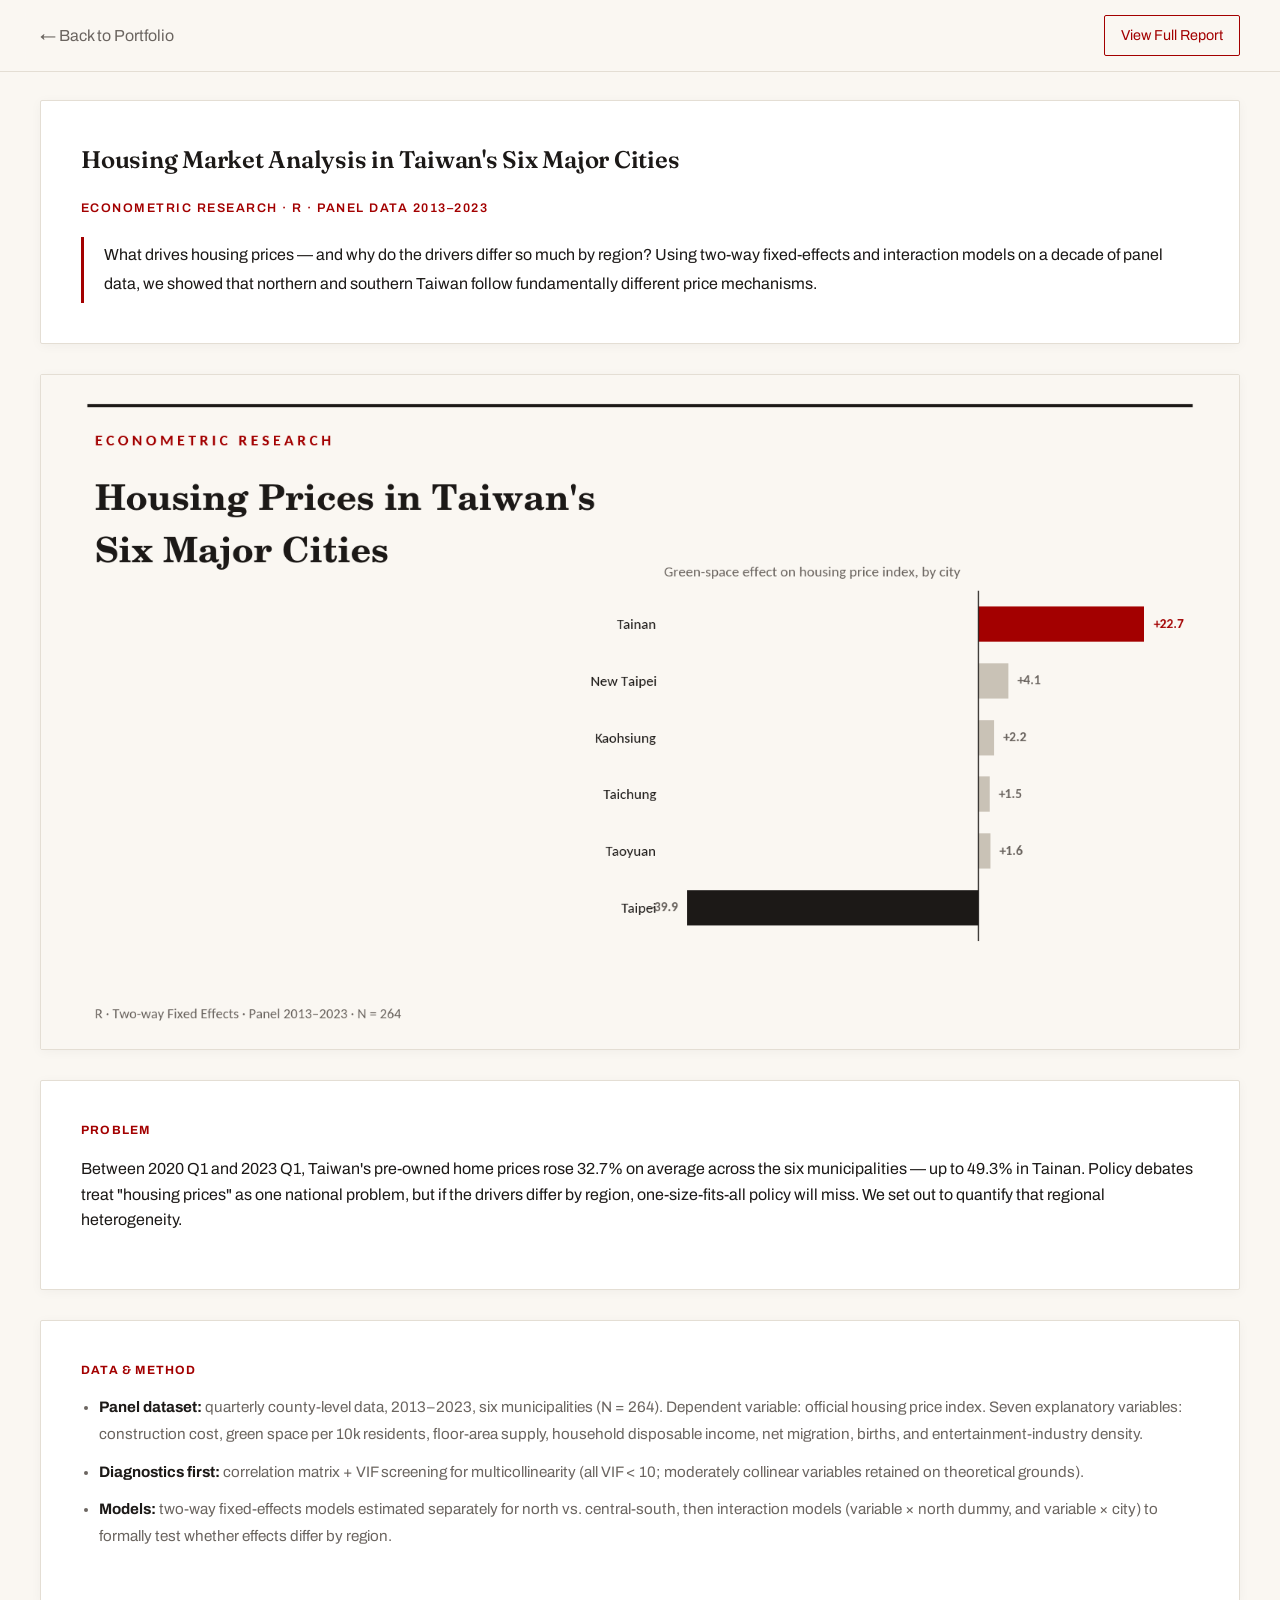
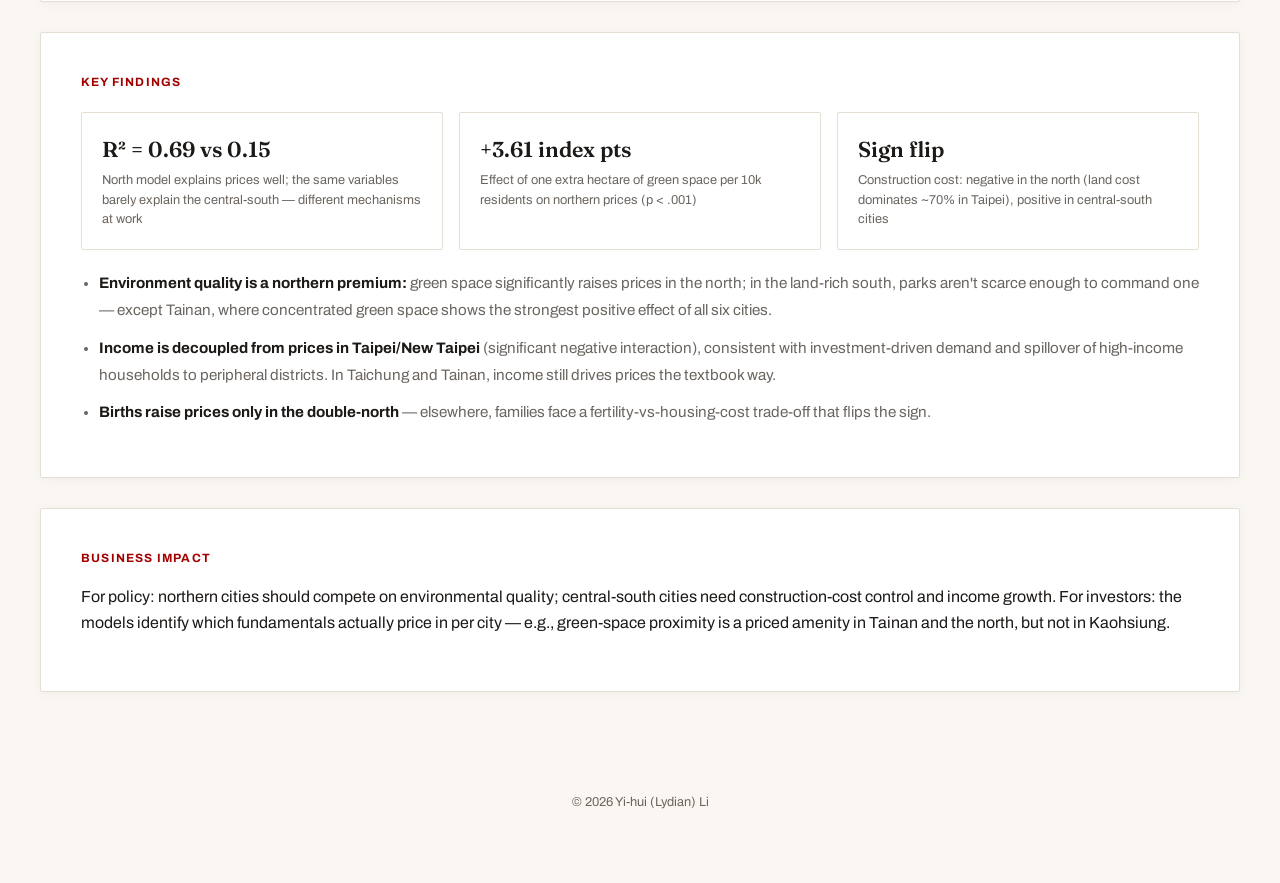
<file: projects/Housing.html>
<!DOCTYPE html>
<html lang="en">
<head>
    <meta charset="UTF-8">
    <meta name="viewport" content="width=device-width, initial-scale=1.0">
    <title>Taiwan Housing Market Analysis | Yi-hui Li</title>
    <link rel="stylesheet" href="../css/main.css">
    <link href="https://fonts.googleapis.com/css2?family=Fraunces:opsz,wght@9..144,500;9..144,600&family=Archivo:wght@400;500;600;700&display=swap" rel="stylesheet">
</head>
<body class="dark-mode">

    <nav class="nav-header">
        <div class="nav-content">
            <a href="../index.html" class="back-link">← Back to Portfolio</a>
            <a href="../pdf/Housing.pdf" target="_blank" class="view-btn">View Full Report</a>
        </div>
    </nav>

    <main class="container project-detail-container">

        <section class="project-card">
            <h2>Housing Market Analysis in Taiwan's Six Major Cities</h2>
            <p class="project-meta">Econometric Research · R · Panel Data 2013–2023</p>
            <p class="case-tldr">
                What drives housing prices — and why do the drivers differ so much by region?
                Using two-way fixed-effects and interaction models on a decade of panel data,
                we showed that northern and southern Taiwan follow fundamentally different
                price mechanisms.
            </p>
        </section>

        <section class="project-card" style="padding: 0; overflow: hidden;">
            <img src="../images/covers/Housing.png" alt="Housing analysis key findings overview" style="width: 100%; display: block;">
        </section>

        <section class="project-card">
            <p class="case-label">Problem</p>
            <p>
                Between 2020 Q1 and 2023 Q1, Taiwan's pre-owned home prices rose 32.7% on
                average across the six municipalities — up to 49.3% in Tainan. Policy debates
                treat "housing prices" as one national problem, but if the drivers differ by
                region, one-size-fits-all policy will miss. We set out to quantify that
                regional heterogeneity.
            </p>
        </section>

        <section class="project-card">
            <p class="case-label">Data & Method</p>
            <ul class="case-list">
                <li><strong>Panel dataset:</strong> quarterly county-level data, 2013–2023, six municipalities (N = 264). Dependent variable: official housing price index. Seven explanatory variables: construction cost, green space per 10k residents, floor-area supply, household disposable income, net migration, births, and entertainment-industry density.</li>
                <li><strong>Diagnostics first:</strong> correlation matrix + VIF screening for multicollinearity (all VIF &lt; 10; moderately collinear variables retained on theoretical grounds).</li>
                <li><strong>Models:</strong> two-way fixed-effects models estimated separately for north vs. central-south, then interaction models (variable × north dummy, and variable × city) to formally test whether effects differ by region.</li>
            </ul>
        </section>

        <section class="project-card">
            <p class="case-label">Key Findings</p>
            <div class="case-figures">
                <div class="case-figure">
                    <p class="fig-value">R² = 0.69 vs 0.15</p>
                    <p class="fig-label">North model explains prices well; the same variables barely explain the central-south — different mechanisms at work</p>
                </div>
                <div class="case-figure">
                    <p class="fig-value">+3.61 index pts</p>
                    <p class="fig-label">Effect of one extra hectare of green space per 10k residents on northern prices (p &lt; .001)</p>
                </div>
                <div class="case-figure">
                    <p class="fig-value">Sign flip</p>
                    <p class="fig-label">Construction cost: negative in the north (land cost dominates ~70% in Taipei), positive in central-south cities</p>
                </div>
            </div>
            <ul class="case-list" style="margin-top: 20px;">
                <li><strong>Environment quality is a northern premium:</strong> green space significantly raises prices in the north; in the land-rich south, parks aren't scarce enough to command one — except Tainan, where concentrated green space shows the strongest positive effect of all six cities.</li>
                <li><strong>Income is decoupled from prices in Taipei/New Taipei</strong> (significant negative interaction), consistent with investment-driven demand and spillover of high-income households to peripheral districts. In Taichung and Tainan, income still drives prices the textbook way.</li>
                <li><strong>Births raise prices only in the double-north</strong> — elsewhere, families face a fertility-vs-housing-cost trade-off that flips the sign.</li>
            </ul>
        </section>

        <section class="project-card">
            <p class="case-label">Business Impact</p>
            <p>
                For policy: northern cities should compete on environmental quality; central-south
                cities need construction-cost control and income growth. For investors: the models
                identify which fundamentals actually price in per city — e.g., green-space proximity
                is a priced amenity in Tainan and the north, but not in Kaohsiung.
            </p>
        </section>

    </main>

    <footer class="minimal-footer">
        <p>© 2026 Yi-hui (Lydian) Li</p>
    </footer>

</body>
</html>
</file>
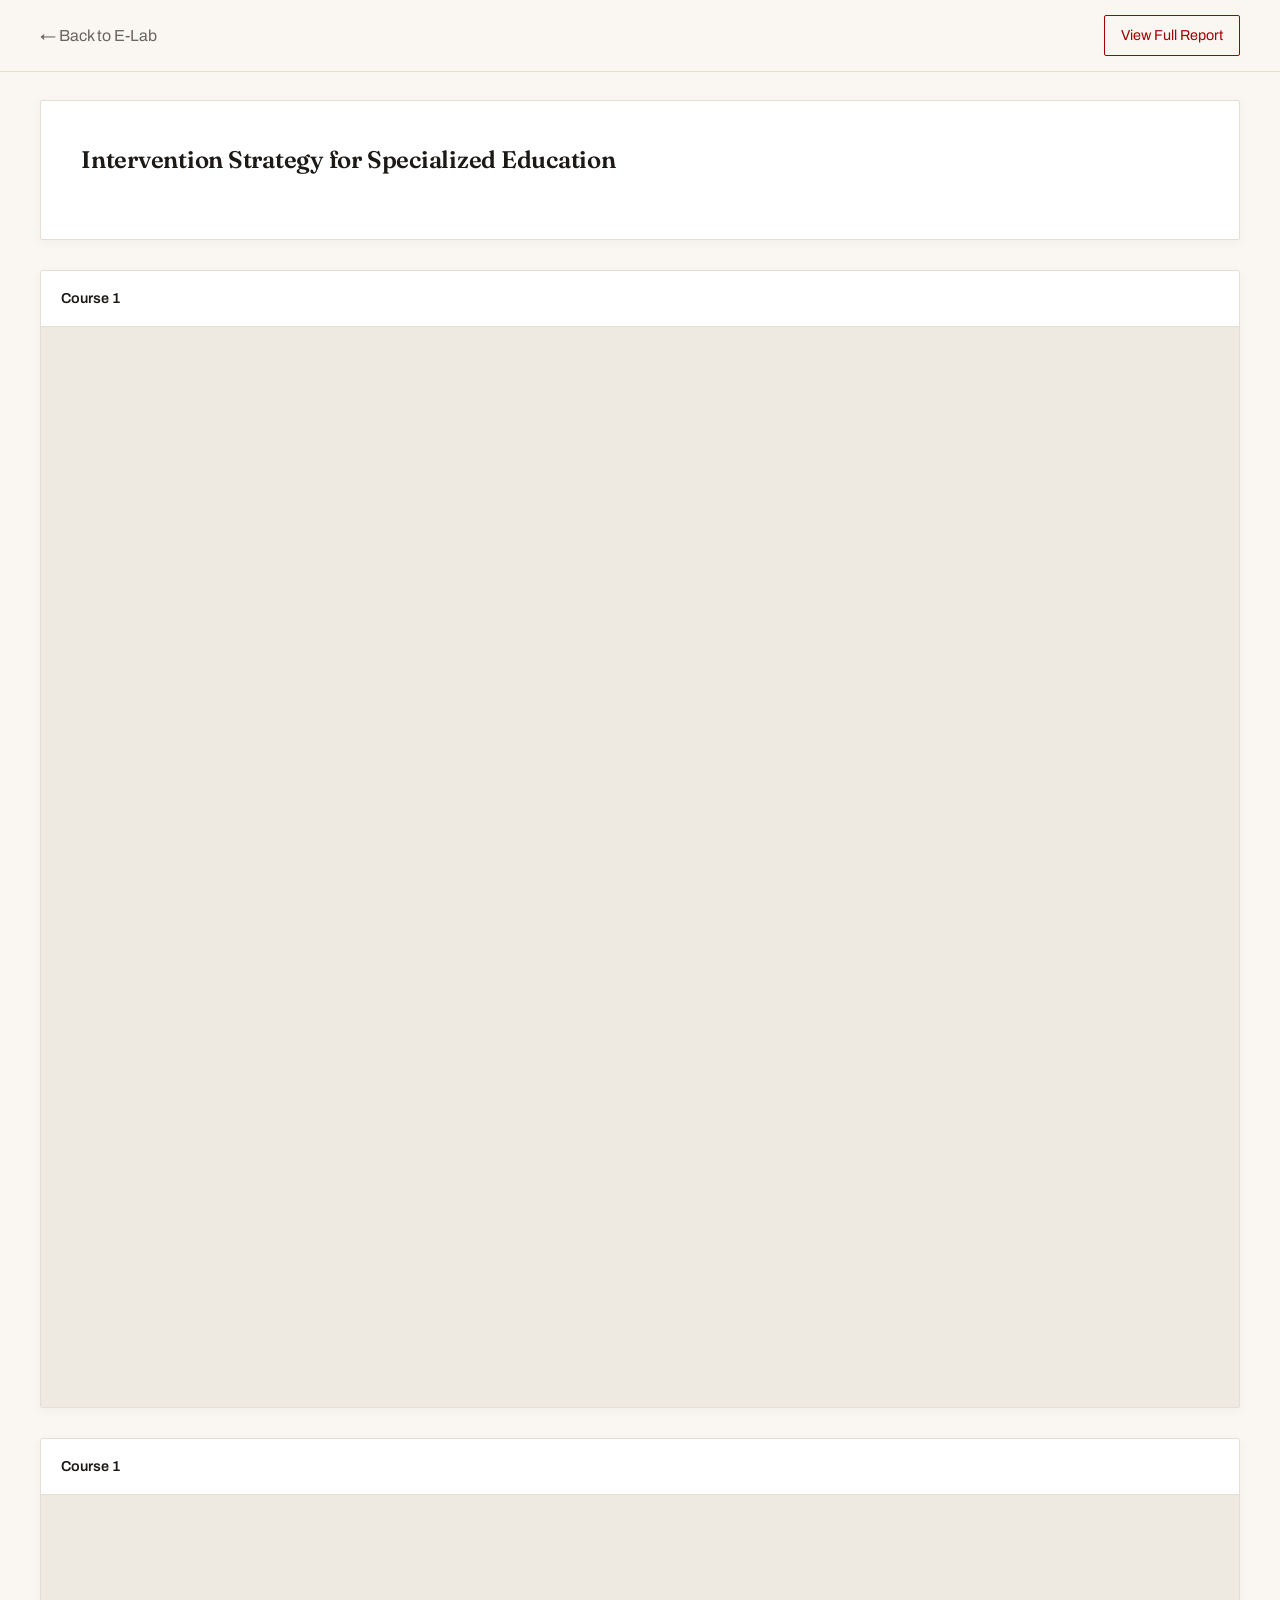
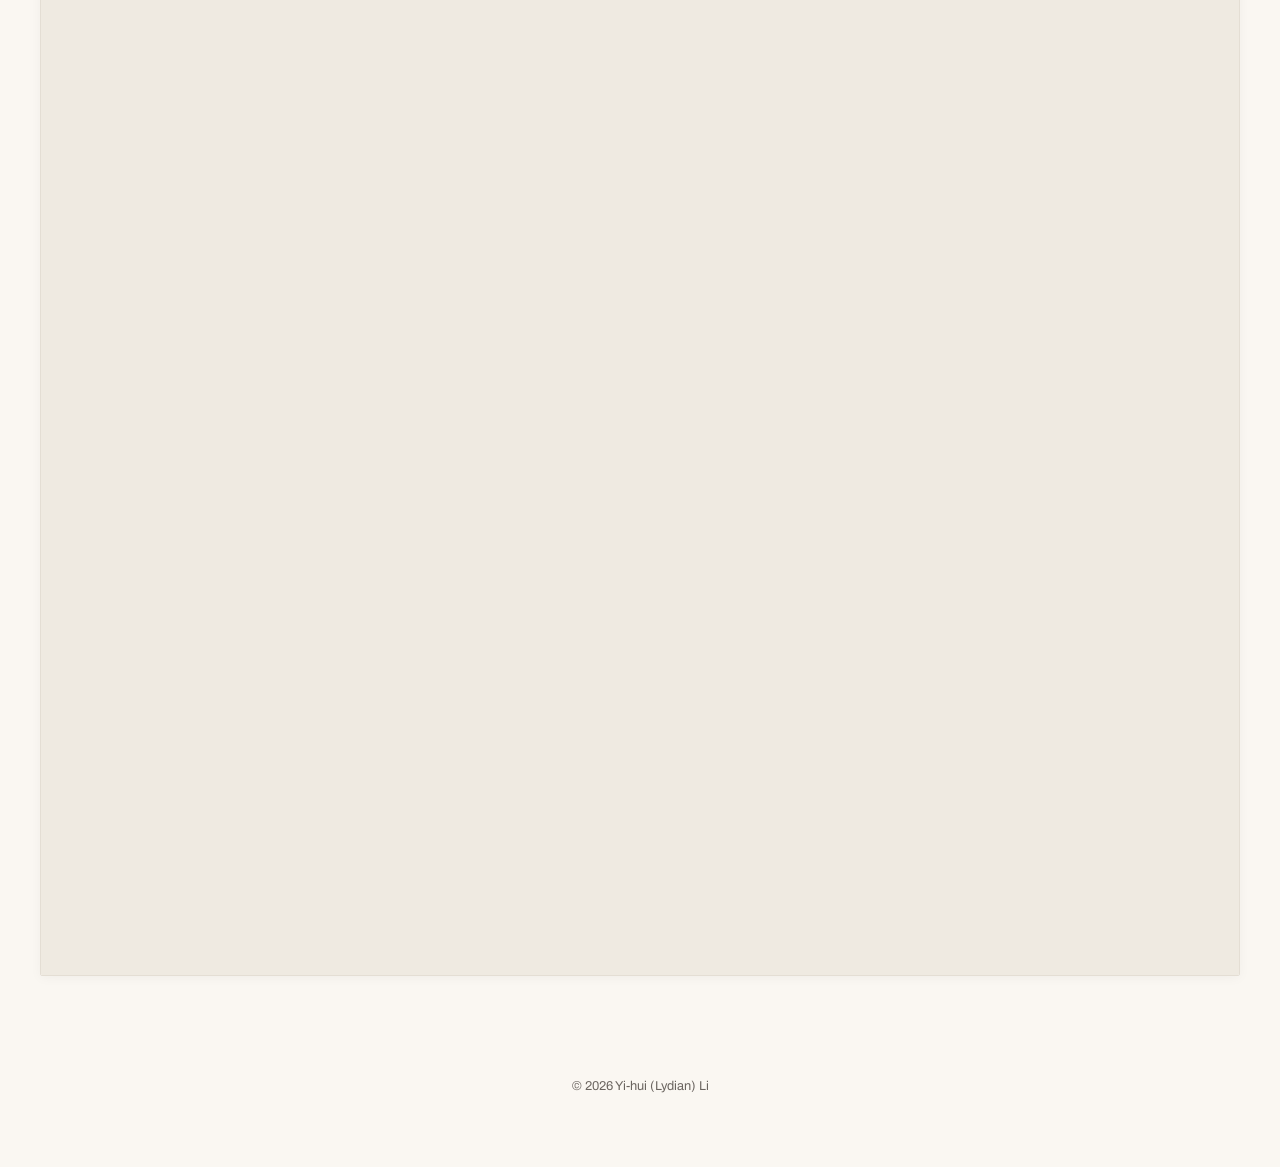
<file: projects/International.html>
<!DOCTYPE html>
<html lang="en">
<head>
    <meta charset="UTF-8">
    <meta name="viewport" content="width=device-width, initial-scale=1.0">
    <title>Curriculum Design | Yi-hui Li</title>
    <link rel="stylesheet" href="../css/main.css">
    <link href="https://fonts.googleapis.com/css2?family=Fraunces:opsz,wght@9..144,500;9..144,600&family=Archivo:wght@400;500;600;700&display=swap" rel="stylesheet">
</head>
<body class="dark-mode">

    <nav class="nav-header">
        <div class="nav-content">
            <a href="Elab.html" class="back-link">← Back to E-Lab</a>
            <a href="../pdf/International_1.pdf" target="_blank" class="view-btn">View Full Report</a>
        </div>
    </nav>

    <main class="container project-detail-container">
        
        <section class="project-card">
            <h2>Intervention Strategy for Specialized Education</h2>

        </section>

        <section class="project-card pdf-card">
            <div class="card-header">
                <span>Course 1</span>
            </div>
            <div class="pdf-wrapper">
                <iframe src="../pdf/International_1.pdf"></iframe>
            </div>
        </section>

        <section class="project-card pdf-card">
            <div class="card-header">
                <span>Course 1</span>
            </div>
            <div class="pdf-wrapper">
                <iframe src="../pdf/International_2.pdf"></iframe>
            </div>
        </section>

    </main>

    <footer class="minimal-footer">
        <p>© 2026 Yi-hui (Lydian) Li</p>
    </footer>

</body>
</html>
</file>
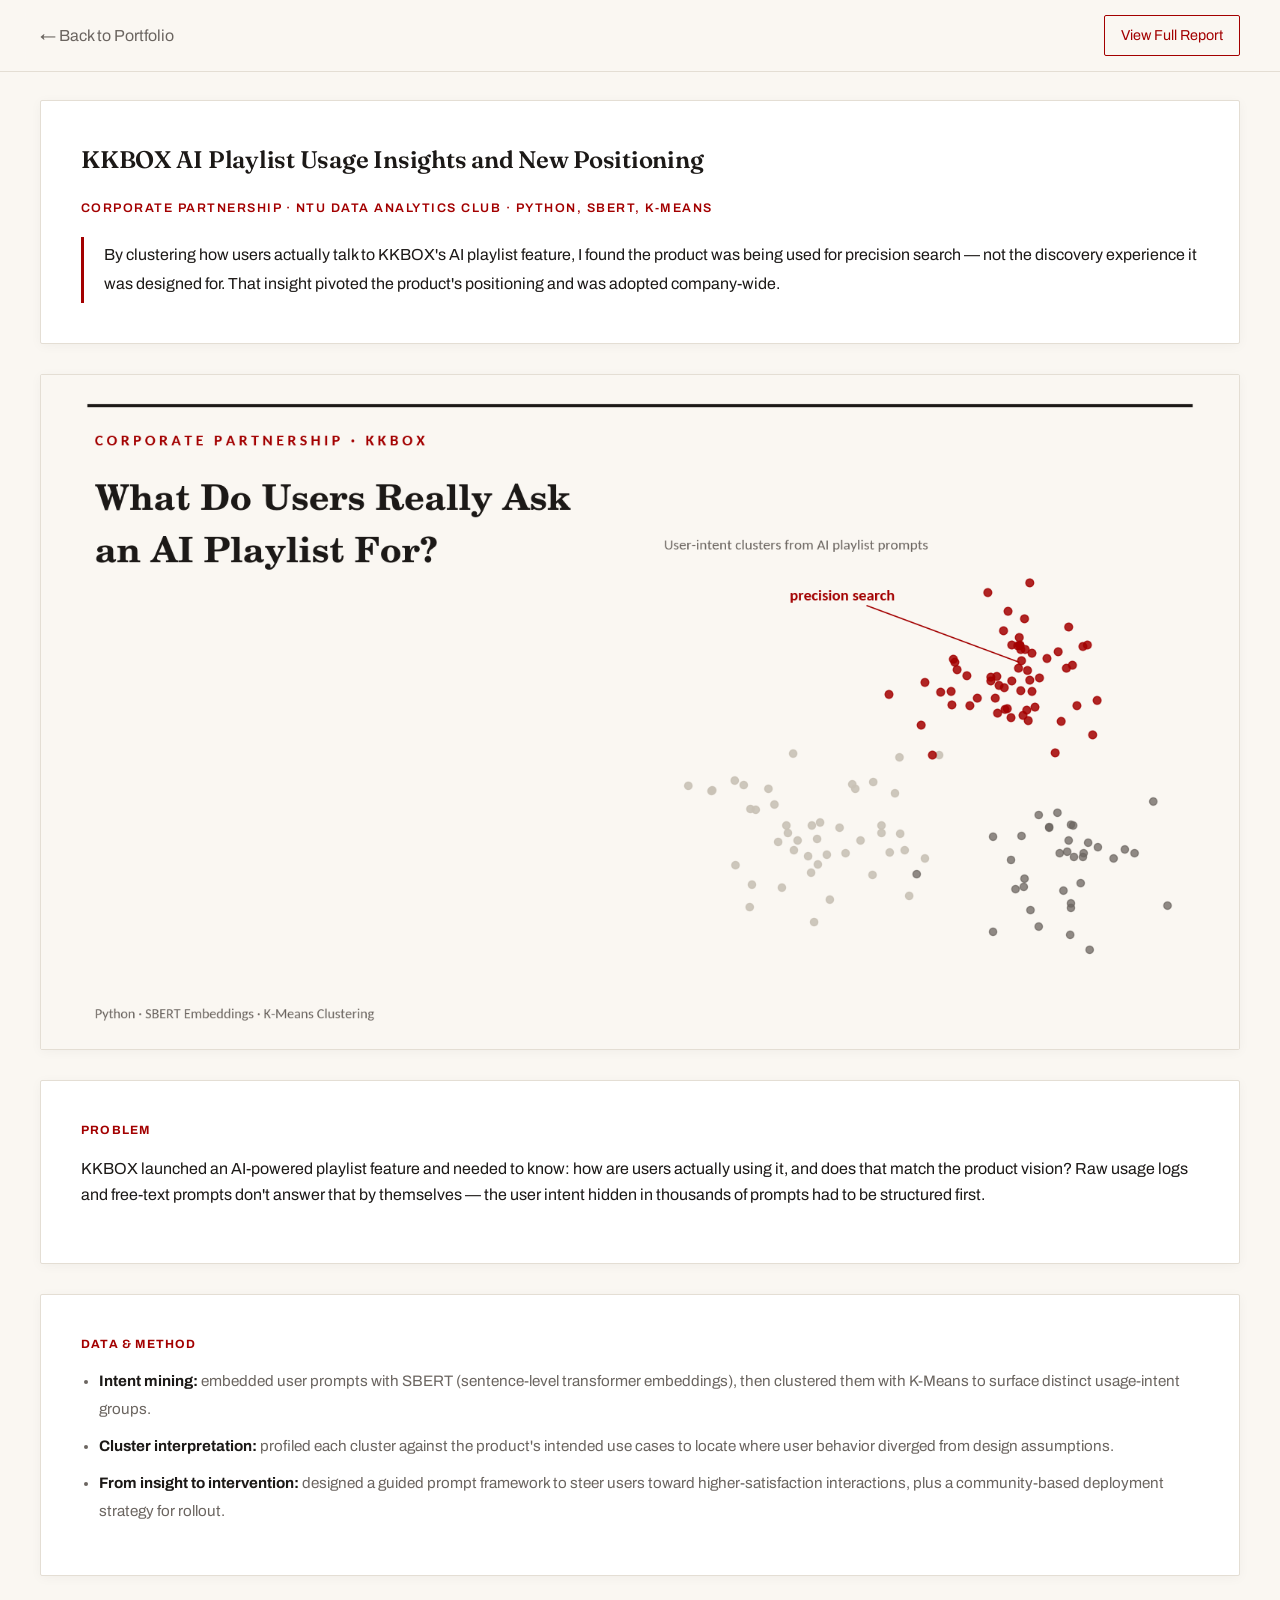
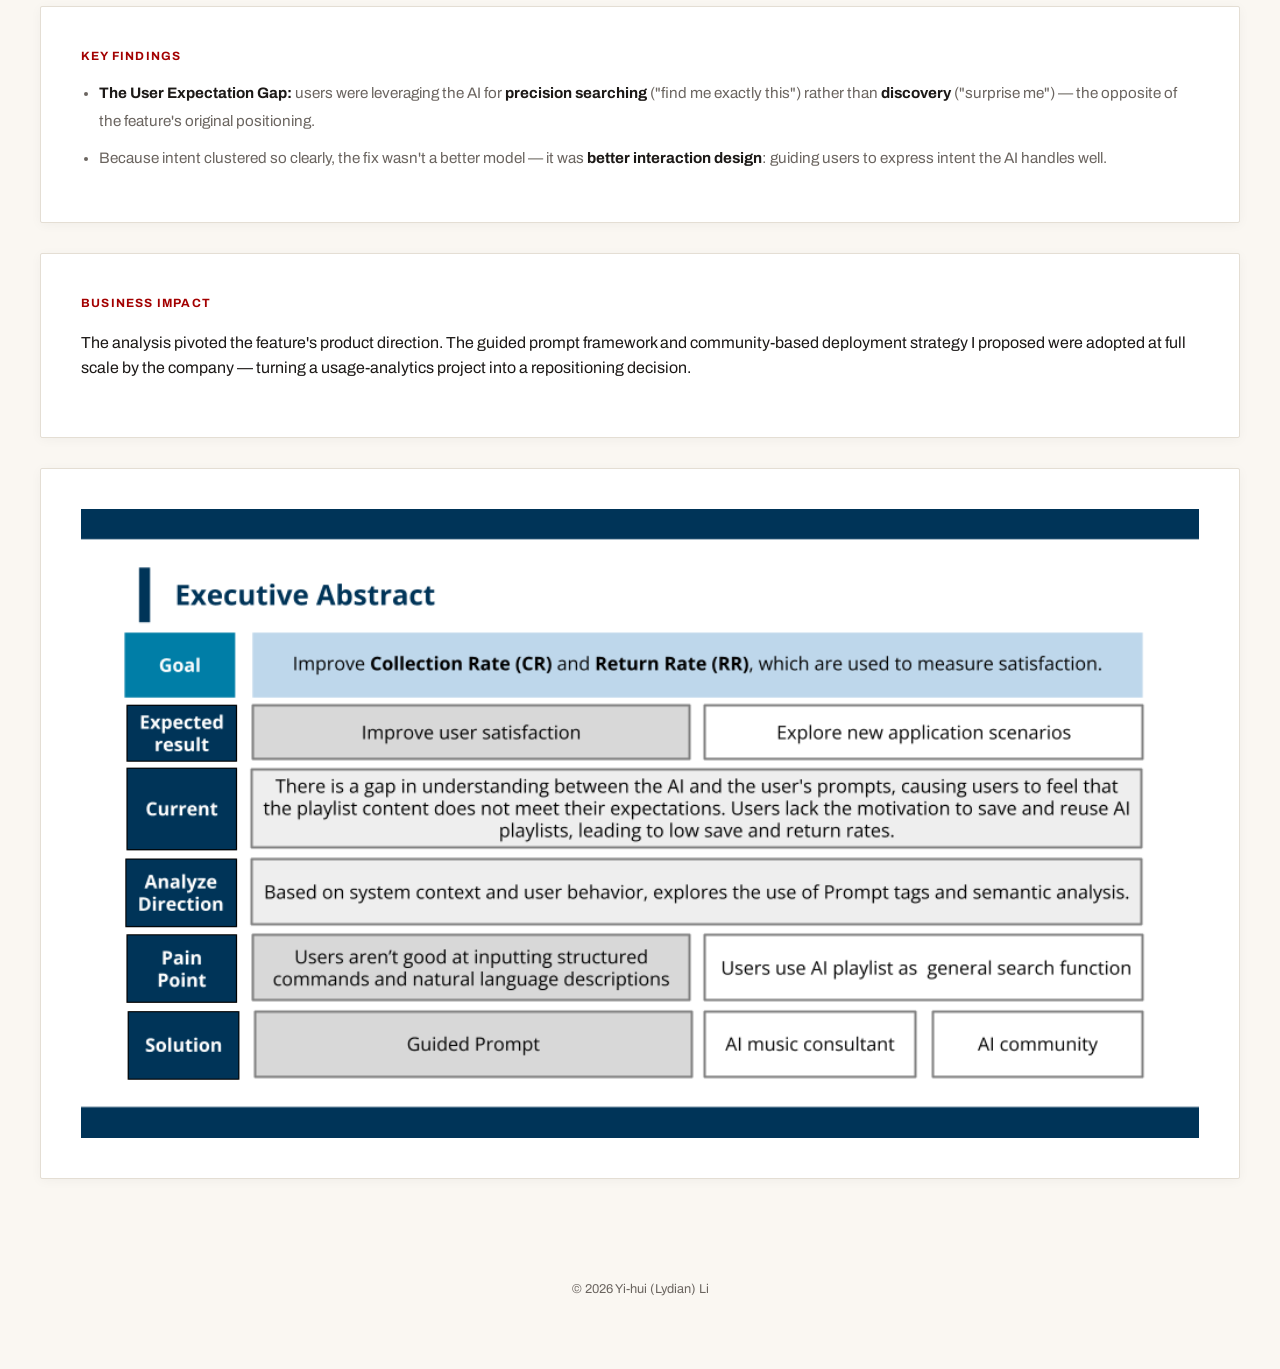
<file: projects/KKBOX.html>
<!DOCTYPE html>
<html lang="en">
<head>
    <meta charset="UTF-8">
    <meta name="viewport" content="width=device-width, initial-scale=1.0">
    <title>KKBOX AI Playlist Insights | Yi-hui Li</title>
    <link rel="stylesheet" href="../css/main.css">
    <link href="https://fonts.googleapis.com/css2?family=Fraunces:opsz,wght@9..144,500;9..144,600&family=Archivo:wght@400;500;600;700&display=swap" rel="stylesheet">
</head>
<body class="dark-mode">

    <nav class="nav-header">
        <div class="nav-content">
            <a href="../index.html" class="back-link">← Back to Portfolio</a>
            <a href="../pdf/KKBOX_Report.pdf" target="_blank" class="view-btn">View Full Report</a>
        </div>
    </nav>

    <main class="container project-detail-container">

        <section class="project-card">
            <h2>KKBOX AI Playlist Usage Insights and New Positioning</h2>
            <p class="project-meta">Corporate Partnership · NTU Data Analytics Club · Python, SBERT, K-Means</p>
            <p class="case-tldr">
                By clustering how users actually talk to KKBOX's AI playlist feature, I found
                the product was being used for precision search — not the discovery experience
                it was designed for. That insight pivoted the product's positioning and was
                adopted company-wide.
            </p>
        </section>

        <section class="project-card" style="padding: 0; overflow: hidden;">
            <img src="../images/covers/KKBOX.png" alt="KKBOX case-study key chart" style="width: 100%; display: block;">
        </section>

        <section class="project-card">
            <p class="case-label">Problem</p>
            <p>
                KKBOX launched an AI-powered playlist feature and needed to know: how are users
                actually using it, and does that match the product vision? Raw usage logs and
                free-text prompts don't answer that by themselves — the user intent hidden in
                thousands of prompts had to be structured first.
            </p>
        </section>

        <section class="project-card">
            <p class="case-label">Data & Method</p>
            <ul class="case-list">
                <li><strong>Intent mining:</strong> embedded user prompts with SBERT (sentence-level transformer embeddings), then clustered them with K-Means to surface distinct usage-intent groups.</li>
                <li><strong>Cluster interpretation:</strong> profiled each cluster against the product's intended use cases to locate where user behavior diverged from design assumptions.</li>
                <li><strong>From insight to intervention:</strong> designed a guided prompt framework to steer users toward higher-satisfaction interactions, plus a community-based deployment strategy for rollout.</li>
            </ul>
        </section>

        <section class="project-card">
            <p class="case-label">Key Findings</p>
            <ul class="case-list">
                <li><strong>The User Expectation Gap:</strong> users were leveraging the AI for <strong>precision searching</strong> ("find me exactly this") rather than <strong>discovery</strong> ("surprise me") — the opposite of the feature's original positioning.</li>
                <li>Because intent clustered so clearly, the fix wasn't a better model — it was <strong>better interaction design</strong>: guiding users to express intent the AI handles well.</li>
            </ul>
        </section>

        <section class="project-card">
            <p class="case-label">Business Impact</p>
            <p>
                The analysis pivoted the feature's product direction. The guided prompt framework
                and community-based deployment strategy I proposed were adopted at full scale by
                the company — turning a usage-analytics project into a repositioning decision.
            </p>
        </section>

        <section class="project-card">
            <div class="card-image">
                <img src="../images/KKBOX_1.png" alt="KKBOX AI playlist intent clustering analysis">
            </div>
        </section>

    </main>

    <footer class="minimal-footer">
        <p>© 2026 Yi-hui (Lydian) Li</p>
    </footer>

</body>
</html>
</file>
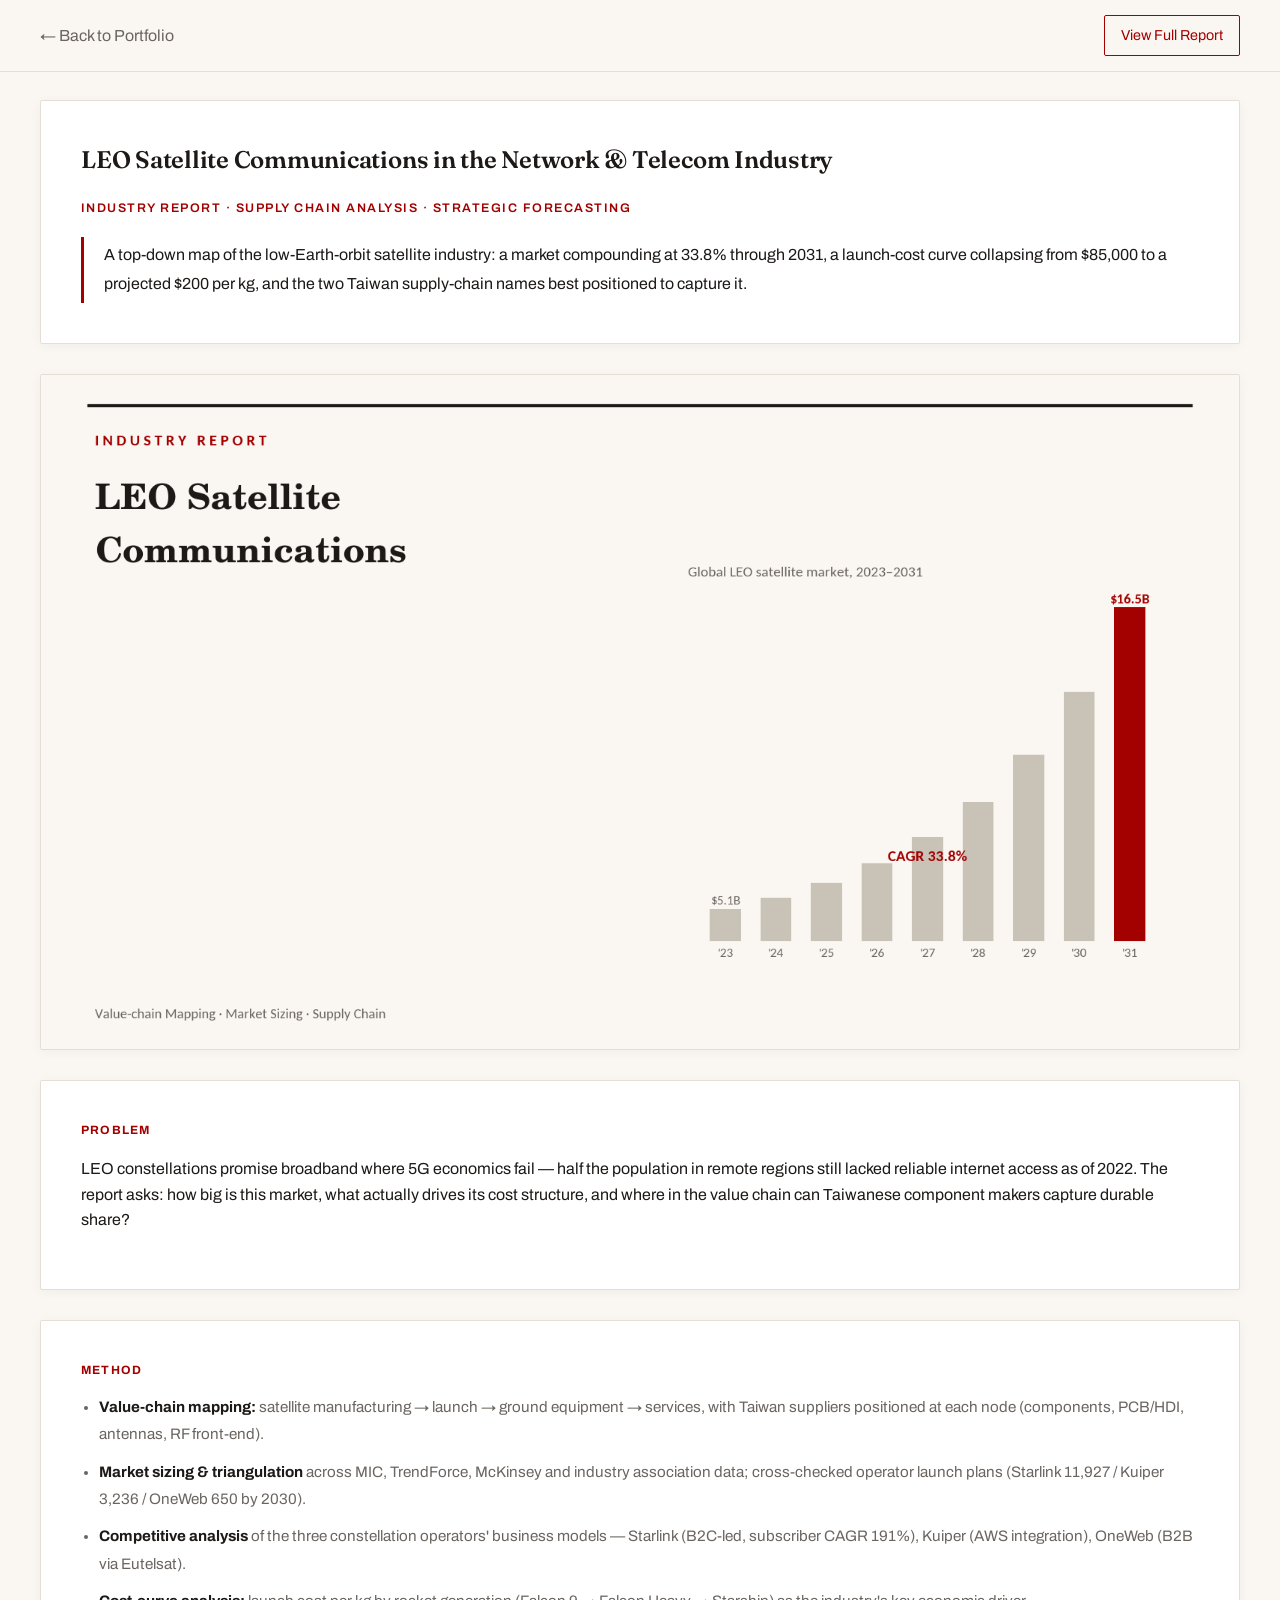
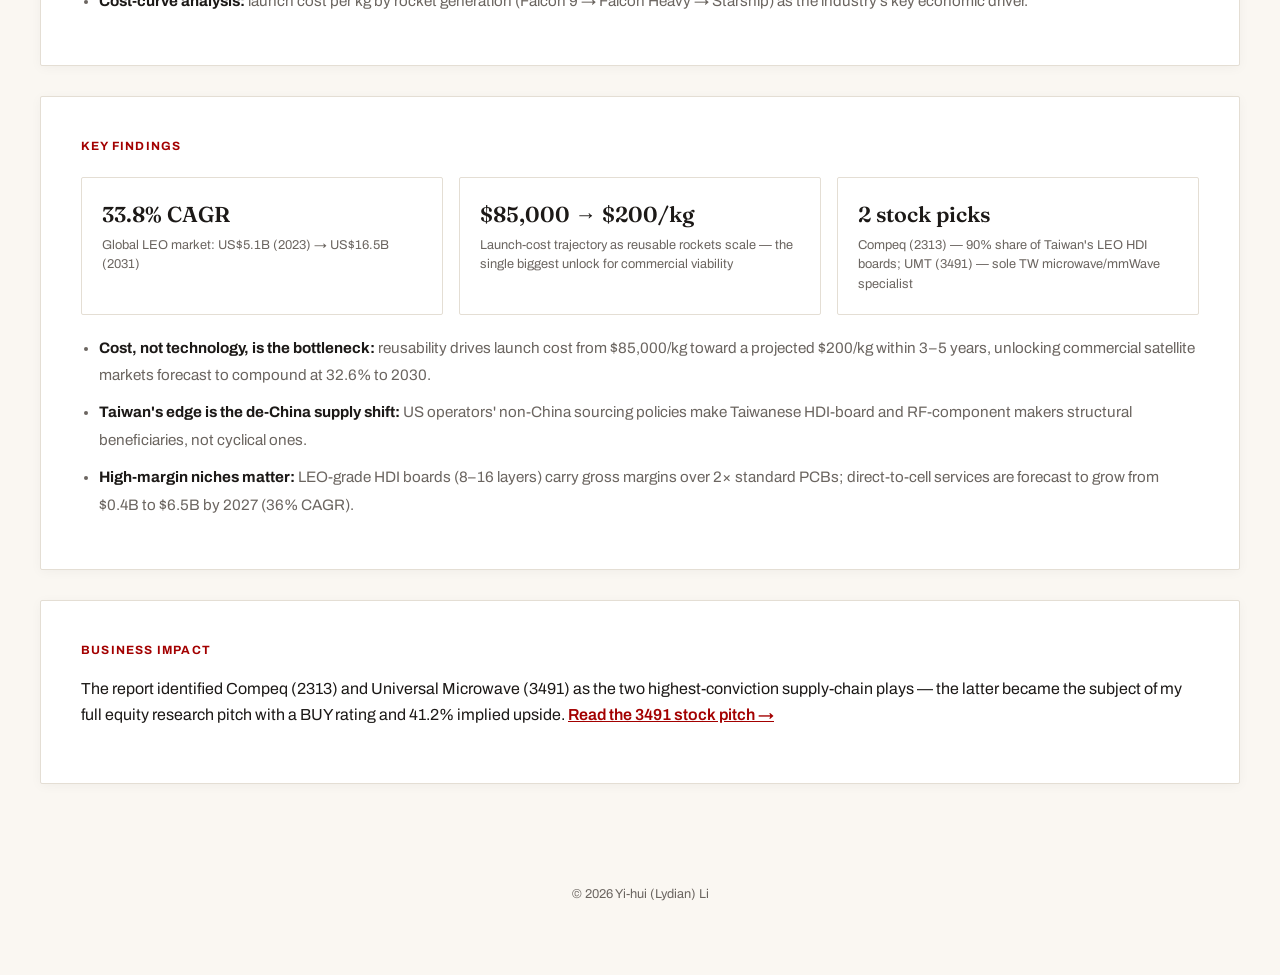
<file: projects/LEO.html>
<!DOCTYPE html>
<html lang="en">
<head>
    <meta charset="UTF-8">
    <meta name="viewport" content="width=device-width, initial-scale=1.0">
    <title>LEO Satellite Industry Report | Yi-hui Li</title>
    <link rel="stylesheet" href="../css/main.css">
    <link href="https://fonts.googleapis.com/css2?family=Fraunces:opsz,wght@9..144,500;9..144,600&family=Archivo:wght@400;500;600;700&display=swap" rel="stylesheet">
</head>
<body class="dark-mode">

    <nav class="nav-header">
        <div class="nav-content">
            <a href="../index.html" class="back-link">← Back to Portfolio</a>
            <a href="../pdf/LEO.pdf" target="_blank" class="view-btn">View Full Report</a>
        </div>
    </nav>

    <main class="container project-detail-container">

        <section class="project-card">
            <h2>LEO Satellite Communications in the Network & Telecom Industry</h2>
            <p class="project-meta">Industry Report · Supply Chain Analysis · Strategic Forecasting</p>
            <p class="case-tldr">
                A top-down map of the low-Earth-orbit satellite industry: a market compounding at
                33.8% through 2031, a launch-cost curve collapsing from $85,000 to a projected
                $200 per kg, and the two Taiwan supply-chain names best positioned to capture it.
            </p>
        </section>

        <section class="project-card" style="padding: 0; overflow: hidden;">
            <img src="../images/covers/LEO.png" alt="LEO satellite market growth overview" style="width: 100%; display: block;">
        </section>

        <section class="project-card">
            <p class="case-label">Problem</p>
            <p>
                LEO constellations promise broadband where 5G economics fail — half the population
                in remote regions still lacked reliable internet access as of 2022. The report asks:
                how big is this market, what actually drives its cost structure, and where in the
                value chain can Taiwanese component makers capture durable share?
            </p>
        </section>

        <section class="project-card">
            <p class="case-label">Method</p>
            <ul class="case-list">
                <li><strong>Value-chain mapping:</strong> satellite manufacturing → launch → ground equipment → services, with Taiwan suppliers positioned at each node (components, PCB/HDI, antennas, RF front-end).</li>
                <li><strong>Market sizing & triangulation</strong> across MIC, TrendForce, McKinsey and industry association data; cross-checked operator launch plans (Starlink 11,927 / Kuiper 3,236 / OneWeb 650 by 2030).</li>
                <li><strong>Competitive analysis</strong> of the three constellation operators' business models — Starlink (B2C-led, subscriber CAGR 191%), Kuiper (AWS integration), OneWeb (B2B via Eutelsat).</li>
                <li><strong>Cost-curve analysis:</strong> launch cost per kg by rocket generation (Falcon 9 → Falcon Heavy → Starship) as the industry's key economic driver.</li>
            </ul>
        </section>

        <section class="project-card">
            <p class="case-label">Key Findings</p>
            <div class="case-figures">
                <div class="case-figure">
                    <p class="fig-value">33.8% CAGR</p>
                    <p class="fig-label">Global LEO market: US$5.1B (2023) → US$16.5B (2031)</p>
                </div>
                <div class="case-figure">
                    <p class="fig-value">$85,000 → $200/kg</p>
                    <p class="fig-label">Launch-cost trajectory as reusable rockets scale — the single biggest unlock for commercial viability</p>
                </div>
                <div class="case-figure">
                    <p class="fig-value">2 stock picks</p>
                    <p class="fig-label">Compeq (2313) — 90% share of Taiwan's LEO HDI boards; UMT (3491) — sole TW microwave/mmWave specialist</p>
                </div>
            </div>
            <ul class="case-list" style="margin-top: 20px;">
                <li><strong>Cost, not technology, is the bottleneck:</strong> reusability drives launch cost from $85,000/kg toward a projected $200/kg within 3–5 years, unlocking commercial satellite markets forecast to compound at 32.6% to 2030.</li>
                <li><strong>Taiwan's edge is the de-China supply shift:</strong> US operators' non-China sourcing policies make Taiwanese HDI-board and RF-component makers structural beneficiaries, not cyclical ones.</li>
                <li><strong>High-margin niches matter:</strong> LEO-grade HDI boards (8–16 layers) carry gross margins over 2× standard PCBs; direct-to-cell services are forecast to grow from $0.4B to $6.5B by 2027 (36% CAGR).</li>
            </ul>
        </section>

        <section class="project-card">
            <p class="case-label">Business Impact</p>
            <p>
                The report identified Compeq (2313) and Universal Microwave (3491) as the two
                highest-conviction supply-chain plays — the latter became the subject of my full
                equity research pitch with a BUY rating and 41.2% implied upside.
                <a href="3491.html" style="color: var(--accent); font-weight: 600;">Read the 3491 stock pitch →</a>
            </p>
        </section>

    </main>

    <footer class="minimal-footer">
        <p>© 2026 Yi-hui (Lydian) Li</p>
    </footer>

</body>
</html>
</file>
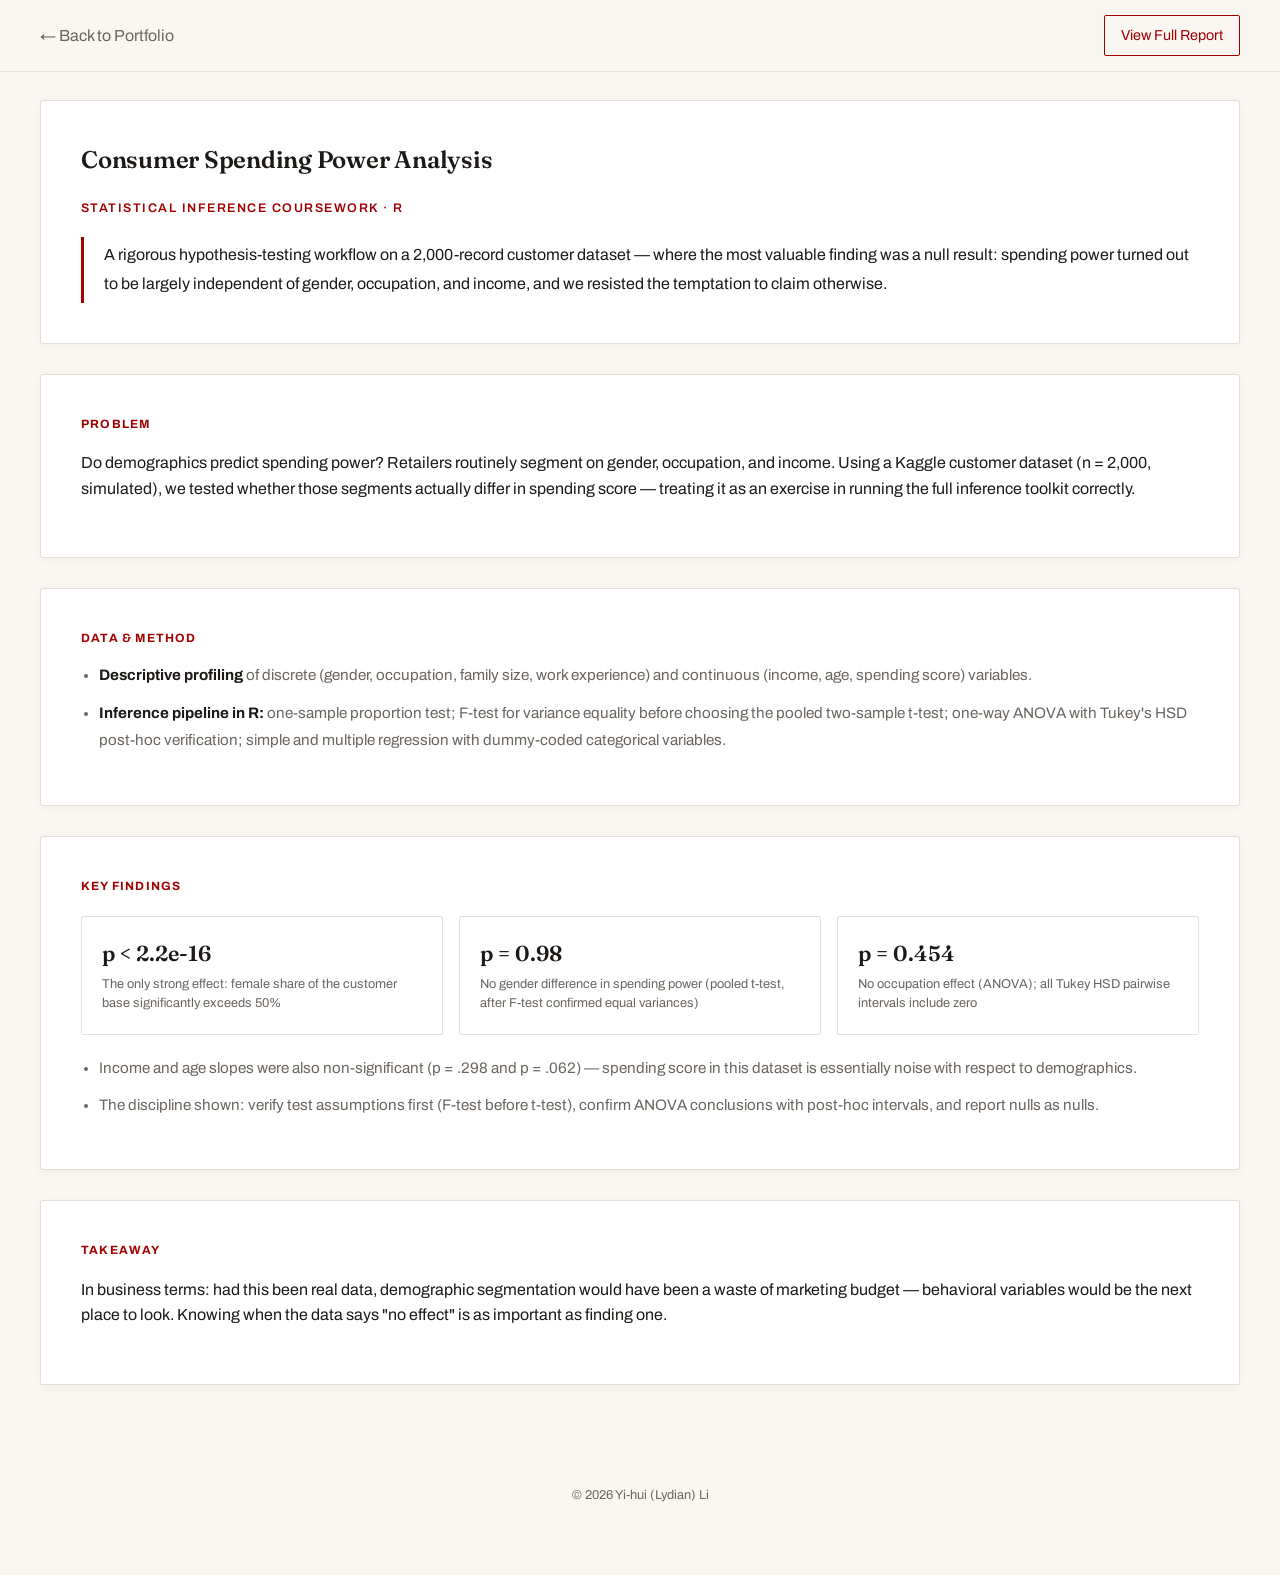
<file: projects/Purchasing.html>
<!DOCTYPE html>
<html lang="en">
<head>
    <meta charset="UTF-8">
    <meta name="viewport" content="width=device-width, initial-scale=1.0">
    <title>Consumer Spending Power Analysis | Yi-hui Li</title>
    <link rel="stylesheet" href="../css/main.css">
    <link href="https://fonts.googleapis.com/css2?family=Fraunces:opsz,wght@9..144,500;9..144,600&family=Archivo:wght@400;500;600;700&display=swap" rel="stylesheet">
</head>
<body class="dark-mode">

    <nav class="nav-header">
        <div class="nav-content">
            <a href="../index.html" class="back-link">← Back to Portfolio</a>
            <a href="../pdf/Purchasing.pdf" target="_blank" class="view-btn">View Full Report</a>
        </div>
    </nav>

    <main class="container project-detail-container">

        <section class="project-card">
            <h2>Consumer Spending Power Analysis</h2>
            <p class="project-meta">Statistical Inference Coursework · R</p>
            <p class="case-tldr">
                A rigorous hypothesis-testing workflow on a 2,000-record customer dataset — where
                the most valuable finding was a null result: spending power turned out to be largely
                independent of gender, occupation, and income, and we resisted the temptation to
                claim otherwise.
            </p>
        </section>

        <section class="project-card">
            <p class="case-label">Problem</p>
            <p>
                Do demographics predict spending power? Retailers routinely segment on gender,
                occupation, and income. Using a Kaggle customer dataset (n = 2,000, simulated),
                we tested whether those segments actually differ in spending score — treating it
                as an exercise in running the full inference toolkit correctly.
            </p>
        </section>

        <section class="project-card">
            <p class="case-label">Data & Method</p>
            <ul class="case-list">
                <li><strong>Descriptive profiling</strong> of discrete (gender, occupation, family size, work experience) and continuous (income, age, spending score) variables.</li>
                <li><strong>Inference pipeline in R:</strong> one-sample proportion test; F-test for variance equality before choosing the pooled two-sample t-test; one-way ANOVA with Tukey's HSD post-hoc verification; simple and multiple regression with dummy-coded categorical variables.</li>
            </ul>
        </section>

        <section class="project-card">
            <p class="case-label">Key Findings</p>
            <div class="case-figures">
                <div class="case-figure">
                    <p class="fig-value">p &lt; 2.2e-16</p>
                    <p class="fig-label">The only strong effect: female share of the customer base significantly exceeds 50%</p>
                </div>
                <div class="case-figure">
                    <p class="fig-value">p = 0.98</p>
                    <p class="fig-label">No gender difference in spending power (pooled t-test, after F-test confirmed equal variances)</p>
                </div>
                <div class="case-figure">
                    <p class="fig-value">p = 0.454</p>
                    <p class="fig-label">No occupation effect (ANOVA); all Tukey HSD pairwise intervals include zero</p>
                </div>
            </div>
            <ul class="case-list" style="margin-top: 20px;">
                <li>Income and age slopes were also non-significant (p = .298 and p = .062) — spending score in this dataset is essentially noise with respect to demographics.</li>
                <li>The discipline shown: verify test assumptions first (F-test before t-test), confirm ANOVA conclusions with post-hoc intervals, and report nulls as nulls.</li>
            </ul>
        </section>

        <section class="project-card">
            <p class="case-label">Takeaway</p>
            <p>
                In business terms: had this been real data, demographic segmentation would have been
                a waste of marketing budget — behavioral variables would be the next place to look.
                Knowing when the data says "no effect" is as important as finding one.
            </p>
        </section>

    </main>

    <footer class="minimal-footer">
        <p>© 2026 Yi-hui (Lydian) Li</p>
    </footer>

</body>
</html>
</file>
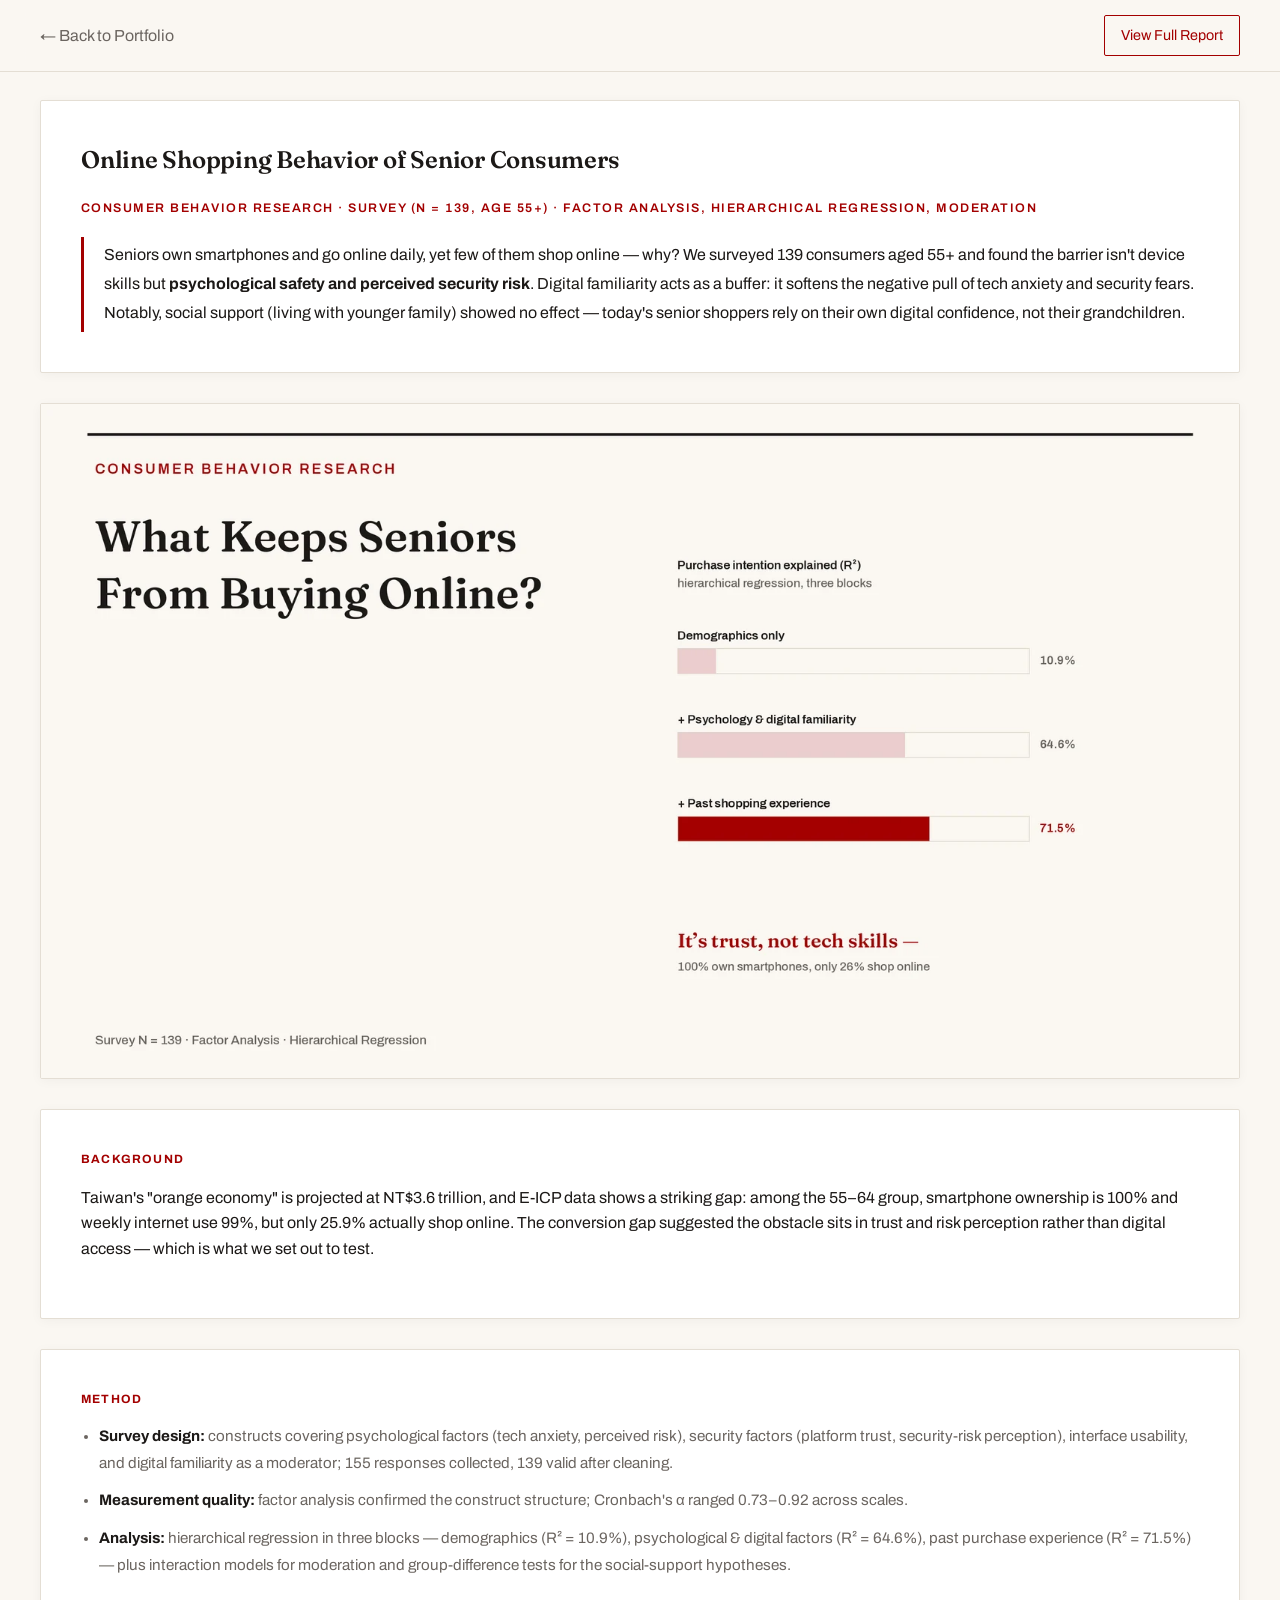
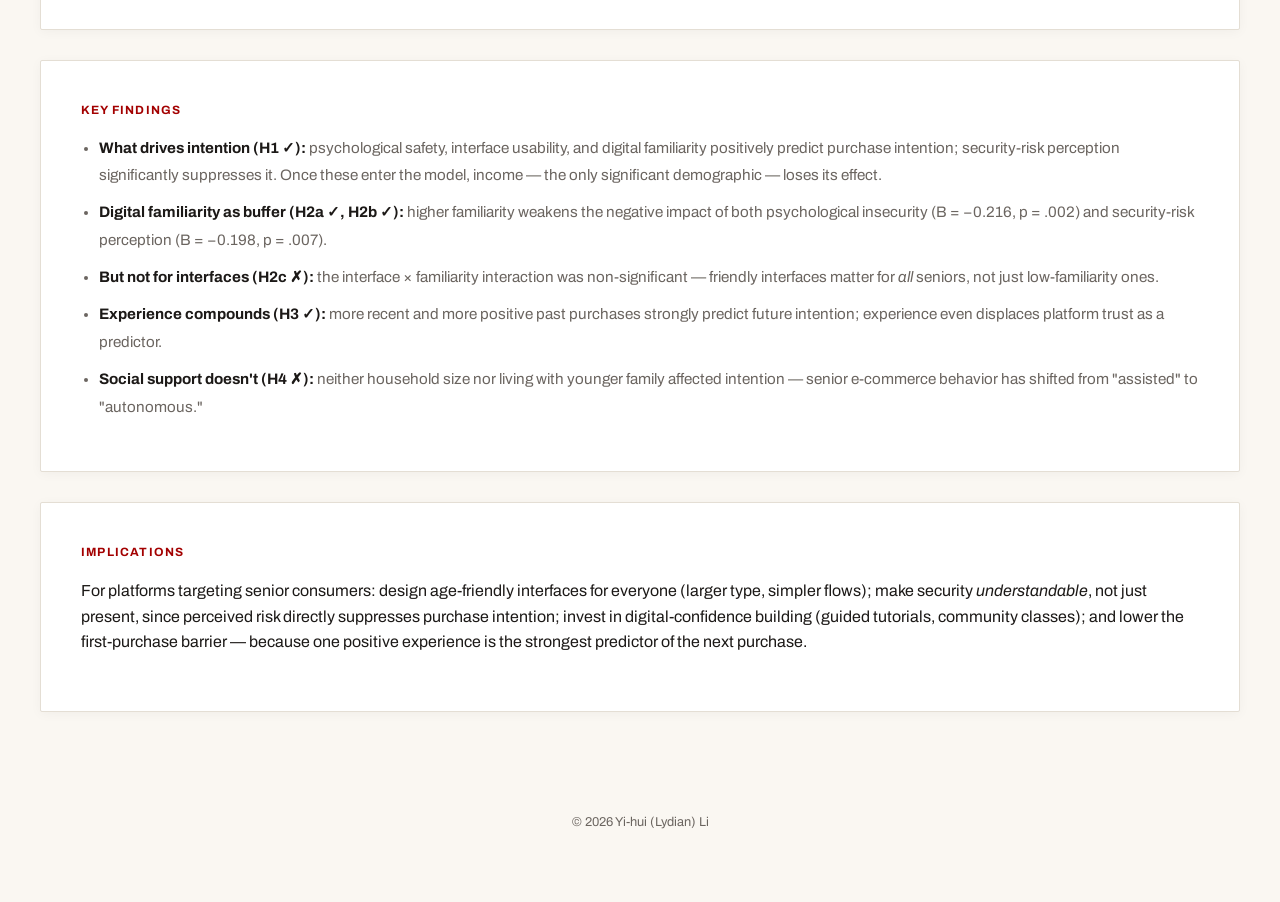
<file: projects/SeniorShopping.html>
<!DOCTYPE html>
<html lang="en">
<head>
    <meta charset="UTF-8">
    <meta name="viewport" content="width=device-width, initial-scale=1.0">
    <title>Online Shopping Behavior of Senior Consumers | Yi-hui Li</title>
    <link rel="stylesheet" href="../css/main.css">
    <link href="https://fonts.googleapis.com/css2?family=Fraunces:opsz,wght@9..144,500;9..144,600&family=Archivo:wght@400;500;600;700&display=swap" rel="stylesheet">
</head>
<body class="dark-mode">

    <nav class="nav-header">
        <div class="nav-content">
            <a href="../index.html" class="back-link">← Back to Portfolio</a>
            <a href="../pdf/Online_Shopping_Senior.pdf" target="_blank" class="view-btn">View Full Report</a>
        </div>
    </nav>

    <main class="container project-detail-container">

        <section class="project-card">
            <h2>Online Shopping Behavior of Senior Consumers</h2>
            <p class="project-meta">Consumer Behavior Research · Survey (N = 139, age 55+) · Factor Analysis, Hierarchical Regression, Moderation</p>
            <p class="case-tldr">
                Seniors own smartphones and go online daily, yet few of them shop online — why?
                We surveyed 139 consumers aged 55+ and found the barrier isn't device skills but
                <strong>psychological safety and perceived security risk</strong>. Digital
                familiarity acts as a buffer: it softens the negative pull of tech anxiety and
                security fears. Notably, social support (living with younger family) showed no
                effect — today's senior shoppers rely on their own digital confidence, not their
                grandchildren.
            </p>
        </section>

        <section class="project-card" style="padding: 0; overflow: hidden;">
            <img src="../images/covers/SeniorShopping.webp" alt="Senior consumers digital usage survey charts" style="width: 100%; display: block;">
        </section>

        <section class="project-card">
            <p class="case-label">Background</p>
            <p>
                Taiwan's "orange economy" is projected at NT$3.6 trillion, and E-ICP data shows a
                striking gap: among the 55–64 group, smartphone ownership is 100% and weekly
                internet use 99%, but only 25.9% actually shop online. The conversion gap suggested
                the obstacle sits in trust and risk perception rather than digital access — which is
                what we set out to test.
            </p>
        </section>

        <section class="project-card">
            <p class="case-label">Method</p>
            <ul class="case-list">
                <li><strong>Survey design:</strong> constructs covering psychological factors (tech anxiety, perceived risk), security factors (platform trust, security-risk perception), interface usability, and digital familiarity as a moderator; 155 responses collected, 139 valid after cleaning.</li>
                <li><strong>Measurement quality:</strong> factor analysis confirmed the construct structure; Cronbach's α ranged 0.73–0.92 across scales.</li>
                <li><strong>Analysis:</strong> hierarchical regression in three blocks — demographics (R² = 10.9%), psychological &amp; digital factors (R² = 64.6%), past purchase experience (R² = 71.5%) — plus interaction models for moderation and group-difference tests for the social-support hypotheses.</li>
            </ul>
        </section>

        <section class="project-card">
            <p class="case-label">Key Findings</p>
            <ul class="case-list">
                <li><strong>What drives intention (H1 ✓):</strong> psychological safety, interface usability, and digital familiarity positively predict purchase intention; security-risk perception significantly suppresses it. Once these enter the model, income — the only significant demographic — loses its effect.</li>
                <li><strong>Digital familiarity as buffer (H2a ✓, H2b ✓):</strong> higher familiarity weakens the negative impact of both psychological insecurity (B = −0.216, p = .002) and security-risk perception (B = −0.198, p = .007).</li>
                <li><strong>But not for interfaces (H2c ✗):</strong> the interface × familiarity interaction was non-significant — friendly interfaces matter for <em>all</em> seniors, not just low-familiarity ones.</li>
                <li><strong>Experience compounds (H3 ✓):</strong> more recent and more positive past purchases strongly predict future intention; experience even displaces platform trust as a predictor.</li>
                <li><strong>Social support doesn't (H4 ✗):</strong> neither household size nor living with younger family affected intention — senior e-commerce behavior has shifted from "assisted" to "autonomous."</li>
            </ul>
        </section>

        <section class="project-card">
            <p class="case-label">Implications</p>
            <p>
                For platforms targeting senior consumers: design age-friendly interfaces for
                everyone (larger type, simpler flows); make security <em>understandable</em>, not
                just present, since perceived risk directly suppresses purchase intention; invest in
                digital-confidence building (guided tutorials, community classes); and lower the
                first-purchase barrier — because one positive experience is the strongest predictor
                of the next purchase.
            </p>
        </section>

    </main>

    <footer class="minimal-footer">
        <p>© 2026 Yi-hui (Lydian) Li</p>
    </footer>

</body>
</html>
</file>
<file: css/main.css>
/* --- 基礎與置中設定 --- */
:root {
    /* ============================================
       主題：Editorial × Swiss
       想換 accent 色，只要改下面這一行：
       深綠 #2D4A3E / 瑞士紅 #E63329 / 深藍 #1D3A6E
       ============================================ */
    --accent: #a30000;

    /* 背景：暖紙白 + 白卡片 */
    --bg-color: #FAF7F2;
    --card-bg: #FFFFFF;
    --surface-color: #EFEAE1;

    /* 文字 */
    --text-main: #1C1917;
    --text-dim: #6B6560;

    /* 舊變數名全部映射到單一 accent（相容 about/Elab 的 inline style） */
    --accent-blue: var(--accent);
    --accent-green: var(--accent);
    --accent-purple: var(--accent);

    /* 標籤：三色收斂成同一種中性樣式 */
    --tag-blue-bg: #F3EEE5;
    --tag-blue-text: #57534E;
    --tag-blue-border: #DDD6C8;
    --tag-green-bg: #F3EEE5;
    --tag-green-text: #57534E;
    --tag-green-border: #DDD6C8;
    --tag-purple-bg: #F3EEE5;
    --tag-purple-text: #57534E;
    --tag-purple-border: #DDD6C8;

    /* 邊框與陰影：線條取代陰影 */
    --border-color: #E4DED4;
    --border-color-strong: #1C1917;
    --shadow-color: rgba(28, 25, 23, 0.04);

    /* 第三方品牌色 */
    --brand-facebook: #1877F2;

    /* 半透明疊加 */
    --overlay-light-03: rgba(0, 0, 0, 0.03);
    --overlay-light-04: rgba(255, 255, 255, 0.70);
    --overlay-light-06: rgba(255, 255, 255, 0.80);
    --overlay-light-12: rgba(28, 25, 23, 0.06);
    --glow-blue: rgba(45, 74, 62, 0.10);
    --glow-green-25: rgba(45, 74, 62, 0.12);
    --glow-green-30: rgba(45, 74, 62, 0.15);
}

body {
    background-color: var(--bg-color);
    font-family: 'Archivo', 'Inter', sans-serif;
    line-height: 1.6;
    color: var(--text-main);
    margin: 0;
}

/* 標題一律用襯線 display 字體（Editorial 的核心） */
h1, .card h3, .project-card h2, .nav-brand,
.about-hero h1, .venture-hero h1 {
    font-family: 'Fraunces', Georgia, serif;
    font-weight: 600;
    letter-spacing: -0.01em;
}

.container {
    max-width: 1300px;
    margin: 0 auto;
    padding: 0 40px;
}

/* --- Hero 區塊 --- */
.hero-section {
    text-align: left;
    padding: 100px 0 50px;
    display: flex;
    flex-direction: column;
    align-items: flex-start;
}

.hero-section h1 {
    font-size: clamp(2.4rem, 5vw, 3.6rem);
    margin-bottom: 24px;
    font-weight: 600;
    line-height: 1.15;
    max-width: 20ch;
}

/* 自我介紹卡片 */
.intro-card {
    background: transparent;
    border: none;
    max-width: 720px;
    margin-bottom: 40px;
}

.intro-card .card-content {
    padding: 0;
    line-height: 1.8;
    font-size: 1.05rem;
    color: var(--text-dim);
    text-align: left;
}

.hero-btns {
    display: flex;
    gap: 20px;
    justify-content: center;
    background: transparent;
}

/* --- 卡片設計 --- */
.project-grid {
    display: grid;
    grid-template-columns: 1fr 1fr;
    gap: 40px;
    margin-top: 20px;
    width: 100%;
}

.card-featured {
    grid-column: 1 / -1;
    display: flex !important;
    flex-direction: row;
    align-items: stretch;
    min-height: 380px;
    max-height: 600px;
    overflow: hidden;
}

.card-featured .card-image {
    flex: 1.2;
    height: 100%;
}

.card-featured .card-content {
    flex: 1;
    display: flex;
    flex-direction: column;
    justify-content: center;
    padding: 40px 50px;
}

.card {
    background: var(--card-bg);
    border: 1px solid var(--border-color);
    border-radius: 2px;
    transition: border-color 0.2s ease;
    overflow: hidden;
    display: flex;
    flex-direction: column;
}

.card:hover {
    border-color: var(--text-main);
}

.card-image {
    width: 100%;
    aspect-ratio: 16 / 9;
    background-color: var(--surface-color);
    overflow: hidden;
    display: flex;
    justify-content: center;
    align-items: center;
}

.card-image img {
    width: 100%;
    height: 100%;
    object-fit: cover;
    display: block;
}

.card-content {
    padding: 35px;
    text-align: left;
}

.card h3 {
    font-size: 1.45rem;
    margin-bottom: 12px;
    color: var(--text-main);
    line-height: 1.3;
}

.project-meta {
    font-size: 0.78rem;
    font-weight: 600;
    color: var(--accent);
    margin-bottom: 18px;
    text-transform: uppercase;
    letter-spacing: 0.12em;
}

/* 技能標籤 */
.tag-container {
    display: flex;
    flex-wrap: wrap;
    gap: 8px;
    margin-bottom: 25px;
}

.skill-tag {
    background: transparent;
    color: var(--text-dim);
    padding: 4px 12px;
    border-radius: 2px;
    font-size: 0.78rem;
    font-weight: 500;
    border: 1px solid var(--tag-blue-border);
    letter-spacing: 0.02em;
}

.skill-tag.tag-green {
    background: var(--tag-green-bg);
    color: var(--tag-green-text);
    border-color: var(--tag-green-border);
}

.skill-tag.tag-purple {
    background: var(--tag-purple-bg);
    color: var(--tag-purple-text);
    border-color: var(--tag-purple-border);
}

.view-more {
    color: var(--text-dim);
    text-decoration: none;
    font-weight: 600;
    font-size: 0.95rem;
    transition: 0.2s;
}

.view-more:hover {
    color: var(--accent-purple);
    text-decoration: underline;
}

/* --- 分隔線與標題 --- */
.section-divider {
    border: 0;
    border-top: 2px solid var(--text-main);
    margin: 70px 0 0;
}

.category-title {
    text-align: center;
    font-size: 0.85rem;
    font-weight: 700;
    text-transform: uppercase;
    letter-spacing: 0.16em;
    margin: 18px 0 32px;
}

/* --- Footer --- */
.main-footer {
    background-color: var(--bg-color);
    padding: 60px 5% 80px;
    margin-top: 0;
}

.footer-grid {
    max-width: 1200px;
    width: 95%;
    margin: 0 auto;
    display: grid;
    grid-template-columns: repeat(auto-fit, minmax(180px, 1fr));
    gap: 24px;
    text-align: center;
}

.footer-item h4 {
    font-size: 0.8rem;
    text-transform: uppercase;
    color: var(--text-dim);
    margin-bottom: 15px;
}

.footer-link {
    color: var(--accent-blue);
    text-decoration: none;
    font-weight: 700;
}

.location-tag {
    display: block;
    font-size: 0.85rem;
    color: var(--accent-blue);
    margin-top: 5px;
    font-weight: 600;
}

/* --- 按鈕 --- */
.cta-button {
    background: var(--accent-blue);
    color: #FFFFFF;
    padding: 14px 28px;
    border-radius: 8px;
    text-decoration: none;
    font-weight: 700;
}

.cta-button-secondary {
    border: 2px solid var(--accent-blue);
    color: var(--accent-blue);
    padding: 12px 28px;
    border-radius: 8px;
    text-decoration: none;
    font-weight: 700;
}

/* --- 內頁導覽列 --- */
.nav-header {
    background-color: rgba(250, 247, 242, 0.92);
    backdrop-filter: blur(12px);
    border-bottom: 1px solid var(--border-color);
    padding: 15px 0;
    position: fixed;
    top: 0;
    width: 100%;
    z-index: 1000;
}

.nav-content {
    max-width: 1200px;
    margin: 0 auto;
    display: flex;
    justify-content: space-between;
    align-items: center;
    padding: 0 20px;
}

.view-btn {
    background: transparent;
    border: 1px solid var(--accent-blue);
    color: var(--accent-blue);
    padding: 8px 16px;
    border-radius: 2px;
    text-decoration: none;
    font-size: 0.9rem;
    transition: 0.3s;
}

.view-btn:hover {
    background: var(--tag-blue-bg);
}

/* --- 內頁容器與卡片 --- */
.project-detail-container {
    padding-top: 100px;
    max-width: 1200px;
    margin: 0 auto;
    padding-left: 20px;
    padding-right: 20px;
}

.project-card {
    background: var(--card-bg);
    border-radius: 2px;
    padding: 40px;
    margin-bottom: 30px;
    border: 1px solid var(--border-color);
    box-shadow: 0 2px 12px var(--shadow-color);
}

/* ig, fb 按鈕 */
.social-links {
    display: flex;
    gap: 12px;
}

.social-btn {
    text-decoration: none;
    padding: 8px 16px;
    border-radius: 20px;
    font-size: 0.9rem;
    font-weight: 600;
    transition: 0.3s;
    display: flex;
    align-items: center;
    gap: 8px;
}

.social-btn.ig {
    background: linear-gradient(45deg, #f09433 0%, #e6683c 25%, #dc2743 50%, #cc2366 75%, #bc1888 100%);
    color: white;
}

.social-btn.fb {
    background-color: var(--brand-facebook);
    color: white;
}

.social-btn:hover {
    transform: translateY(-2px);
    filter: brightness(1.1);
}

/* 長圖容器 */
.tall-image-container {
    width: 100%;
    max-width: 800px;
    margin: 0 auto;
    overflow: hidden;
    border-radius: 8px;
}

.tall-image-container img {
    width: 100%;
    height: auto;
    display: block;
}

.project-card h2 {
    color: var(--text-main);
    margin-top: 0;
}

/* PDF 卡片 */
.pdf-card {
    padding: 0;
    overflow: hidden;
}

.card-header {
    background: var(--card-bg);
    padding: 16px 20px;
    font-size: 0.9rem;
    color: var(--text-main);
    font-weight: 600;
    border-bottom: 1px solid var(--border-color);
}

.pdf-wrapper {
    width: 100%;
    height: 120vh;
    background: var(--surface-color);
    padding: 20px;
    box-sizing: border-box;
    display: flex;
    justify-content: center;
    align-items: center;
}

.pdf-wrapper iframe {
    width: 100%;
    height: 100%;
    border-radius: 4px;
    border: none;
}

/* 精簡頁尾 */
.minimal-footer {
    text-align: center;
    padding: 70px 0;
    background: transparent;
}

.minimal-footer p {
    font-size: 0.8rem;
    color: var(--text-dim);
    margin: 0;
}

.back-link {
    color: var(--text-dim);
    text-decoration: none;
    font-weight: 400;
}

.back-link:hover {
    color: var(--accent-blue);
}

/* --- 手機版 --- */
@media screen and (max-width: 768px) {
    .hero-centered { padding: 60px 20px 30px !important; }

    .hero-centered h1 {
        font-size: 1.8rem !important;
        white-space: nowrap !important;
        letter-spacing: -1px !important;
    }

    .hero-btns {
        display: flex !important;
        flex-direction: row !important;
        justify-content: center !important;
        gap: 8px !important;
    }

    .cta-button, .cta-button-secondary {
        padding: 12px 10px !important;
        font-size: 0.8rem !important;
        flex: 1 !important;
        max-width: 140px !important;
        text-align: center !important;
    }

    .project-grid {
        grid-template-columns: 1fr !important;
        gap: 25px !important;
    }

    .card-featured {
        flex-direction: column !important;
        max-height: none !important;
    }

    .card-image {
        aspect-ratio: 16 / 9 !important;
        height: auto !important;
    }

    .social-links {
        width: 100%;
        justify-content: flex-start;
    }
}

/* --- 6. Gallery / Swiper 元件 --- */
.card-header-row {
    display: flex;
    justify-content: space-between;
    align-items: center;
    flex-wrap: wrap;
    gap: 15px;
    margin-bottom: 20px;
}

.gallery-card {
    padding: 0 60px !important;
    position: relative;
    overflow: visible;
}

.project-slider {
    width: 100%;
    background: var(--surface-color);
    border-radius: 2px;
    border: 1px solid var(--border-color);
    overflow: hidden;
}

.project-slider .swiper-slide img {
    width: 100%;
    height: auto;
    display: block;
}

.swiper-pagination-bullet-active {
    background: var(--accent-green) !important;
}

.swiper-button-next, .swiper-button-prev {
    width: 44px !important;
    height: 44px !important;
    background: var(--overlay-light-06);
    backdrop-filter: blur(12px);
    border: 1px solid var(--border-color-strong);
    border-radius: 14px;
    transition: all 0.4s cubic-bezier(0.175, 0.885, 0.32, 1.275);
    display: flex;
    align-items: center;
    justify-content: center;
}

.swiper-button-prev { left: 7px !important; }
.swiper-button-next { right: 7px !important; }

.swiper-button-next:hover, .swiper-button-prev:hover {
    background: var(--tag-green-bg);
    border-color: var(--accent-green);
    box-shadow: 0 0 20px var(--glow-green-25);
    transform: translateY(-50%) scale(1.1);
}

.swiper-button-next:after, .swiper-button-prev:after {
    font-size: 18px !important;
    font-weight: bold;
    color: var(--text-main);
}

.project-thumbs {
    margin-top: 40px;
    padding: 15px;
    background: var(--overlay-light-03);
    border: 1px solid var(--border-color);
    border-radius: 2px;
    display: flex;
    justify-content: center;
}

.project-thumbs .swiper-slide {
    width: 80px;
    aspect-ratio: 16 / 9;
    border-radius: 4px;
    cursor: pointer;
    opacity: 0.4;
    transition: 0.3s;
    border: 1px solid transparent;
}

.project-thumbs .swiper-slide-thumb-active {
    opacity: 1;
    border-color: var(--accent-green);
    box-shadow: 0 0 10px var(--glow-green-30);
}

.project-thumbs .swiper-slide img {
    width: 100%;
    height: 100%;
    object-fit: cover;
}

@media screen and (max-width: 768px) {
    .gallery-card { padding: 0 40px !important; }
    .swiper-button-next, .swiper-button-prev { width: 34px !important; height: 34px !important; }
}

/* --- 7. Global Navigation Bar --- */
.global-nav {
    background-color: rgba(250, 247, 242, 0.92);
    backdrop-filter: blur(12px);
    -webkit-backdrop-filter: blur(12px);
    border-bottom: 1px solid var(--border-color);
    padding: 0 40px;
    position: fixed;
    top: 0;
    left: 0;
    width: 100%;
    z-index: 1000;
    box-sizing: border-box;
}

.global-nav-inner {
    max-width: 1300px;
    margin: 0 auto;
    display: flex;
    justify-content: space-between;
    align-items: center;
    height: 60px;
}

.nav-brand {
    font-size: 0.95rem;
    font-weight: 700;
    color: var(--text-main);
    text-decoration: none;
    letter-spacing: -0.01em;
    flex-shrink: 0;
}

.nav-brand:hover {
    color: var(--accent-blue);
}

.nav-links {
    display: flex;
    align-items: center;
    gap: 4px;
}

.nav-link {
    color: var(--text-dim);
    text-decoration: none;
    font-size: 0.875rem;
    font-weight: 500;
    padding: 6px 14px;
    border-radius: 2px;
    transition: all 0.2s;
}

.nav-link:hover {
    color: var(--text-main);
    background: var(--surface-color);
}

.nav-link.active {
    color: var(--accent-blue);
    background: var(--tag-blue-bg);
}

.nav-link-resume {
    color: var(--accent-blue);
    border: 1px solid var(--tag-blue-border);
    margin-left: 6px;
}

.nav-link-resume:hover {
    background: var(--tag-blue-bg);
    color: var(--accent-blue);
}

/* 有 global nav 的頁面 body 補上頂部空間 */
body.has-global-nav {
    padding-top: 60px;
}

@media screen and (max-width: 768px) {
    .global-nav { padding: 0 20px; }
    .nav-brand { font-size: 0.85rem; }
    .nav-link { padding: 6px 8px; font-size: 0.8rem; }
    .nav-links { gap: 0; }
}

/* ===== Case-study components (project detail pages) ===== */
.case-label {
    font-size: 0.75rem;
    font-weight: 700;
    text-transform: uppercase;
    letter-spacing: 0.1em;
    color: var(--accent-blue);
    margin: 0 0 14px;
}
.case-tldr {
    border-left: 3px solid var(--accent-blue);
    padding: 4px 0 4px 20px;
    margin: 16px 0 0;
    color: var(--text-main);
    font-size: 1rem;
    line-height: 1.8;
}
.case-list {
    margin: 10px 0 0 18px;
    padding: 0;
    color: var(--text-dim);
    font-size: 0.95rem;
    line-height: 1.8;
}
.case-list li { margin-bottom: 10px; }
.case-list strong, .project-card p strong { color: var(--text-main); }
.case-figures { display: flex; gap: 16px; flex-wrap: wrap; margin-top: 20px; }
.case-figure {
    flex: 1; min-width: 160px; padding: 20px;
    border: 1px solid var(--border-color); border-radius: 2px;
}
.case-figure .fig-value { font-family: 'Fraunces', Georgia, serif; font-size: 1.35rem; font-weight: 600; color: var(--text-main); margin: 0 0 4px; }
.case-figure .fig-label { font-size: 0.8rem; color: var(--text-dim); margin: 0; line-height: 1.5; }


/* ===== Project status filter & badges ===== */
.filter-bar {
    display: flex;
    gap: 8px;
    justify-content: center;
    margin: 44px 0 0;
    width: 100%;
}
.filter-btn {
    font-family: inherit;
    background: transparent;
    border: 1px solid var(--border-color);
    color: var(--text-dim);
    padding: 8px 18px;
    border-radius: 2px;
    font-size: 0.78rem;
    font-weight: 600;
    letter-spacing: 0.08em;
    text-transform: uppercase;
    cursor: pointer;
    transition: all 0.2s;
}
.filter-btn:hover { border-color: var(--text-main); color: var(--text-main); }
.filter-btn.active { background: var(--text-main); color: var(--bg-color); border-color: var(--text-main); }
.status-badge {
    display: inline-flex;
    align-items: center;
    gap: 7px;
    font-size: 0.7rem;
    font-weight: 600;
    text-transform: uppercase;
    letter-spacing: 0.1em;
    color: var(--accent);
    border: 1px solid var(--accent);
    border-radius: 2px;
    padding: 3px 10px;
    margin-bottom: 16px;
}
.status-badge::before {
    content: '';
    width: 7px; height: 7px; border-radius: 50%;
    background: var(--accent);
    animation: badge-pulse 2s ease-in-out infinite;
}
@keyframes badge-pulse { 0%,100% { opacity: 1; } 50% { opacity: 0.3; } }
.card.is-hidden { display: none; }


/* ===== Venture strip (homepage E-Lab teaser) ===== */
.venture-strip {
    padding: 72px 0 32px;
    text-align: center;
}
.venture-quote {
    font-family: 'Fraunces', Georgia, serif;
    font-size: clamp(1.4rem, 2.6vw, 1.9rem);
    font-weight: 500;
    color: var(--text-main);
    line-height: 1.5;
    max-width: 34ch;
    margin: 0 auto 24px;
}
.venture-quote strong { color: var(--accent); font-weight: 600; }
.venture-link {
    display: inline-block;
    font-size: 0.82rem;
    font-weight: 600;
    text-transform: uppercase;
    letter-spacing: 0.12em;
    color: var(--accent);
    text-decoration: none;
    border-bottom: 2px solid var(--accent);
    padding-bottom: 3px;
}
.venture-link:hover { color: var(--text-main); border-color: var(--text-main); }
@media (max-width: 768px) {
    .venture-quote br { display: none; }
}
</file>
